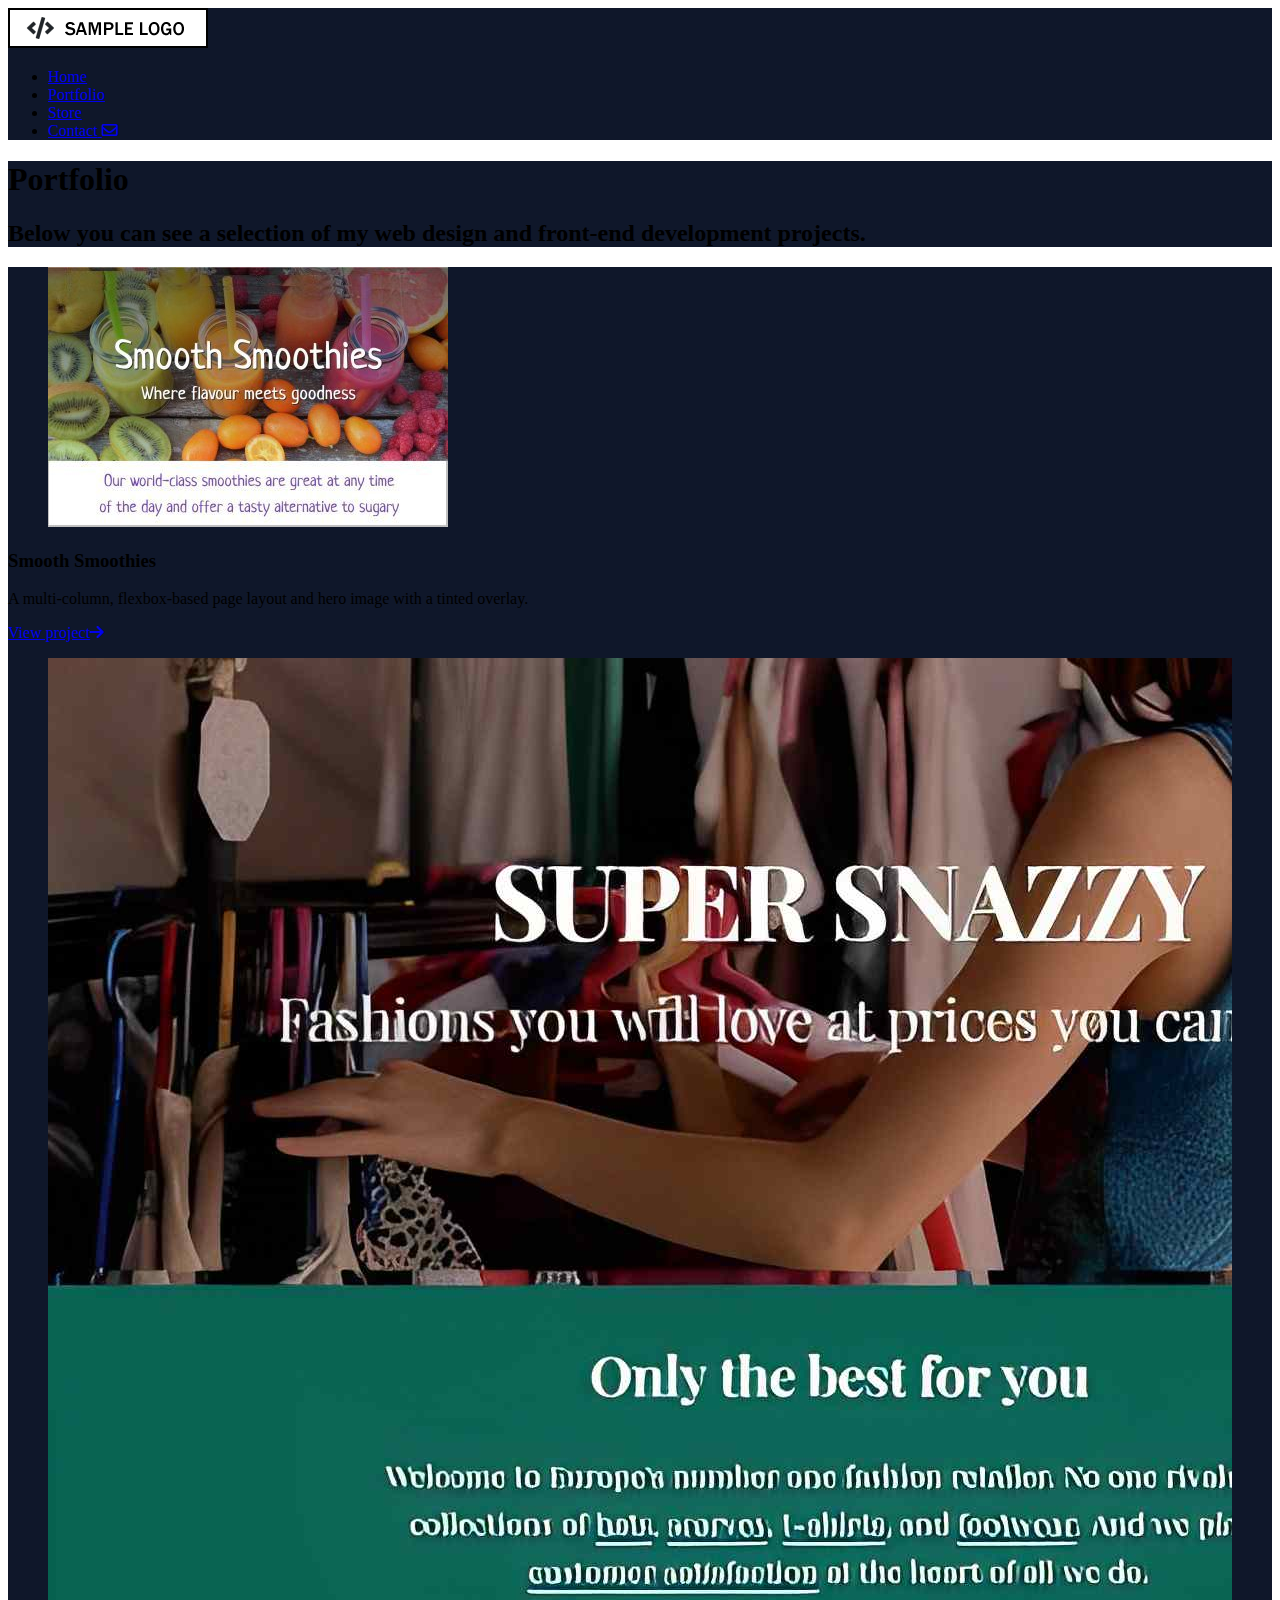
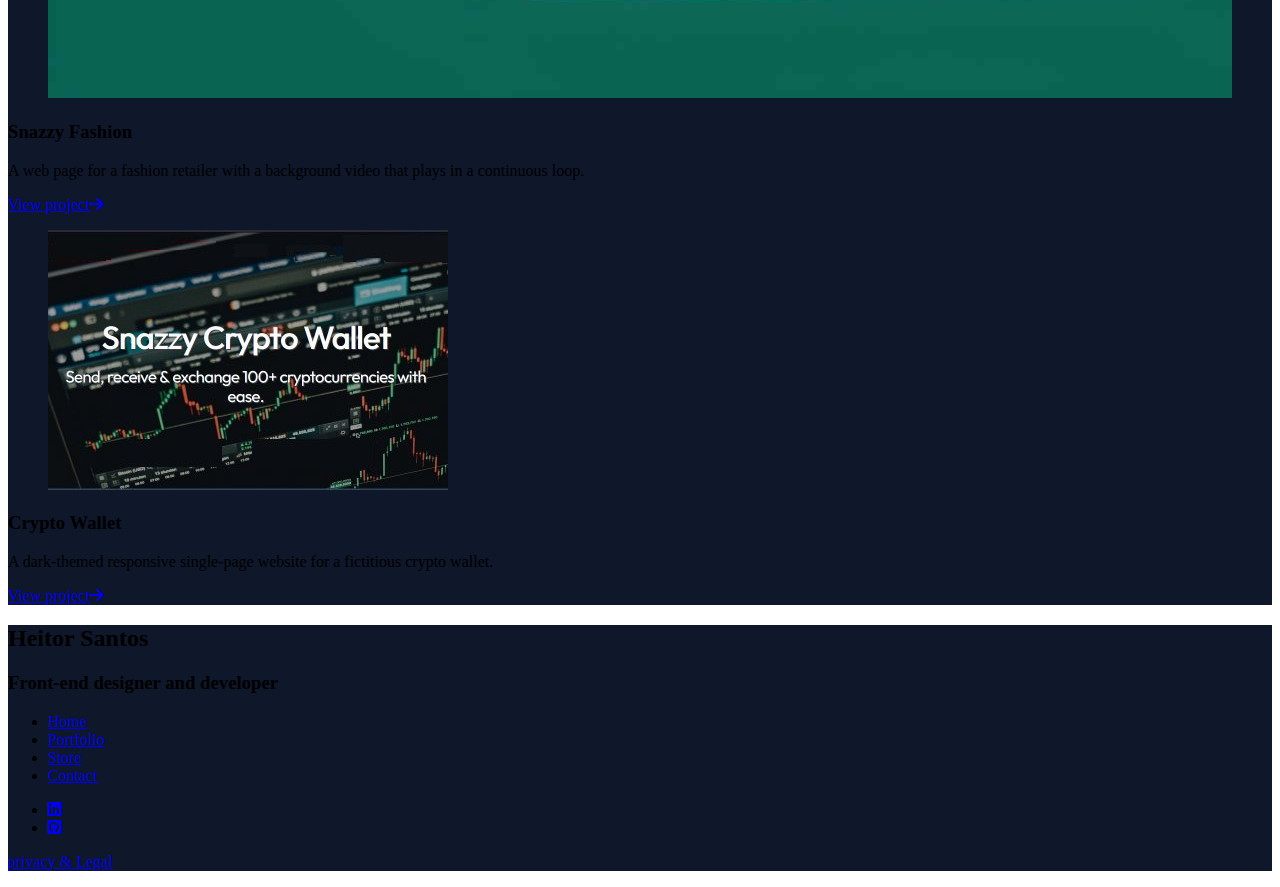
<file: portfolio/index.html>
<!DOCTYPE html>
<html lang="en">
<head>
    <meta charset="UTF-8">
    <meta http-equiv="X-UA-Compatible" content="IE=edge">
    <meta name="viewport" content="width=device-width, initial-scale=1.0">
    <title>Heitor Santos | Web Design and Development Portfolio</title>
    <meta name="description" content="Check out some of my web design and development projects.">

	<!-- Preload large image -->

	<!-- Stylesheets -->
    <link rel="stylesheet" href="https://lunevedy.com/assets/2.0/css/lunevedy.min.css" />
    <link rel="stylesheet" href="../assets/css/custom.css" />

	<!-- Google Fonts -->

    <!-- Font Awesome 6 icons. Delete if not using. -->
    <link rel="stylesheet" href="https://cdnjs.cloudflare.com/ajax/libs/font-awesome/6.0.0/css/all.min.css" integrity="sha512-9usAa10IRO0HhonpyAIVpjrylPvoDwiPUiKdWk5t3PyolY1cOd4DSE0Ga+ri4AuTroPR5aQvXU9xC6qOPnzFeg==" crossorigin="anonymous" referrerpolicy="no-referrer" />

</head>


<body>

    <!-- menu and 'hero block' header -->
    <nav class="theme-dark"><div class="container-menu">
        <a href="../index.html" class="brand">
            <img src="../assets/img/website-logo-sample.png" alt="Sample website logo"></a>
        
        <div class="container-menu-links">
        
        <div class="nav-toggle" id="nav-toggle-btn"><div class="bar-1"></div><div class="bar-2"></div><div class="bar-3"></div></div>
            <ul class="links-wrapper">
                <li><a href="../index.html">Home</a></li>
                <li><a href="#">Portfolio</a></li>
                <li><a href="../store/index.html">Store</a></li>
                <li><a class="btn btn-solid btn-soft" id="btn-cta" href="../contact/index.html"><span>Contact</span> <i class="fa-regular fa-envelope"></i></a></li>
            </ul>
            </div>
        </div>
    </nav>
    
    <header class="theme-dark text-center-mobile">
        <div class="container-text w-1140px">
            <h1>Portfolio</h1>
            <h2>Below you can see a selection of my web design and front-end development projects.</h2>
        </div>
        
    </header><!-- header ends here -->
        
        
    <!-- main content with sections -->
    <main>

	<!-- section starts here -->
	<section class="theme-dark section-selector-1 w-1356px">

		<!-- Begin three-column flexbox grid -->
		<div class="flex-cols-3">

			<div class="col-3">
				<figure class="photos-zoom photos-brightness" style="overflow: hidden;">
					<a href="smoothies/index.html"><img src="../assets/img/project-smoothie.jpg" alt="Placeholder image"></a>
				</figure>
				<h3>Smooth Smoothies</h3>
				<p>A multi-column, flexbox-based page layout and hero image with a tinted overlay.</p>
				<a href="smoothies/index.html" class="btn btn-solid btn-soft"><span>View project</span><i class="fas fa-arrow-right"></i></a>
			</div>

			<div class="col-3">
				<figure class="photos-zoom photos-brightness" style="overflow: hidden;">
					<a href="fashion/index.html"><img src="../assets/img/project-fashion.jpg" alt="Placeholder image"></a>
				</figure>
				<h3>Snazzy Fashion</h3>
				<p>A web page for a fashion retailer with a background video that plays in a continuous loop.</p>
				<a href="fashion/index.html" class="btn btn-solid btn-soft"><span>View project</span><i class="fas fa-arrow-right"></i></a>
			</div>


			<div class="col-3">
				<figure class="photos-zoom photos-brightness" style="overflow: hidden;">
					<a href="crypto-wallet/index.html"><img src="../assets/img/project-crypto-wallet.jpg" alt="Placeholder image"></a>
				</figure>
				<h3>Crypto Wallet</h3>
				<p> A dark-themed responsive single-page website for a fictitious crypto wallet.</p>
				<a href="crypto-wallet/index.html" class="btn btn-solid btn-soft"><span>View project</span><i class="fas fa-arrow-right"></i></a>
			</div>

		</div> <!-- End three-column flexbox grid -->
	</section><!-- section ends here -->
   
   
    </main>

    <!-- footer -->
 
	<footer class="theme-dark text-center-desktop text-center-mobile">

		<h2>Heitor Santos</h2>

		<h3>Front-end designer and developer</h3>

		<ul class="footer-links">
			<li><a href="../index.html">Home</a></li>
			<li><a href="#">Portfolio</a></li>
			<li><a href="../store/index.html">Store</a></li>
            <li><a href="../contact/index.html">Contact</a></li>
		</ul>

		<ul class="footer-icons">
			<li><a href="#" target="_blank"><i class="fab fa-linkedin"></i></a></li>
			<li><a href="#" target="_blank"><i class="fab fa-github-square"></i></a></li>
		</ul>

		<p class="privacy"><a href="/dorset/projects-ui/project-home-checklist/resources/privacy">privacy &amp; Legal</a></p>

	</footer>

    <script src="https://lunevedy.com/assets/js/lunevedy.js"></script>

</body>
</html>
</file>
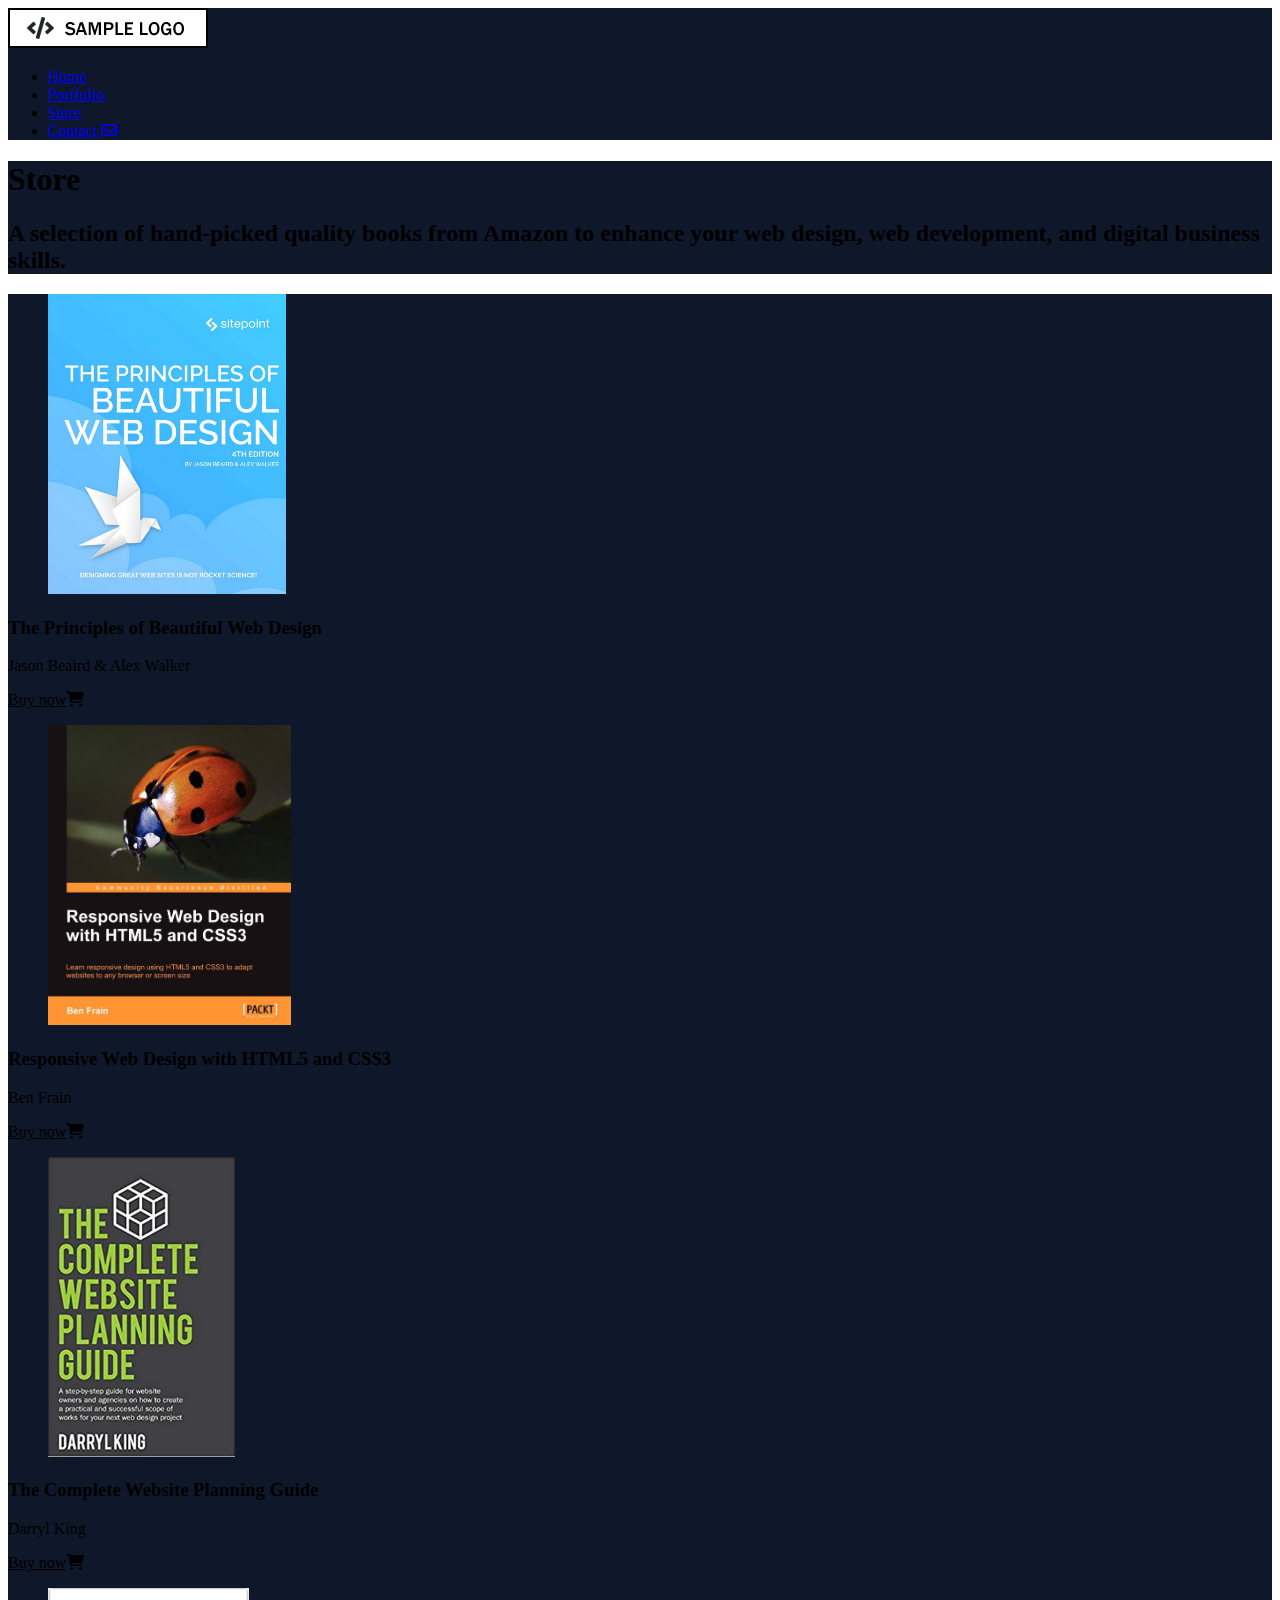
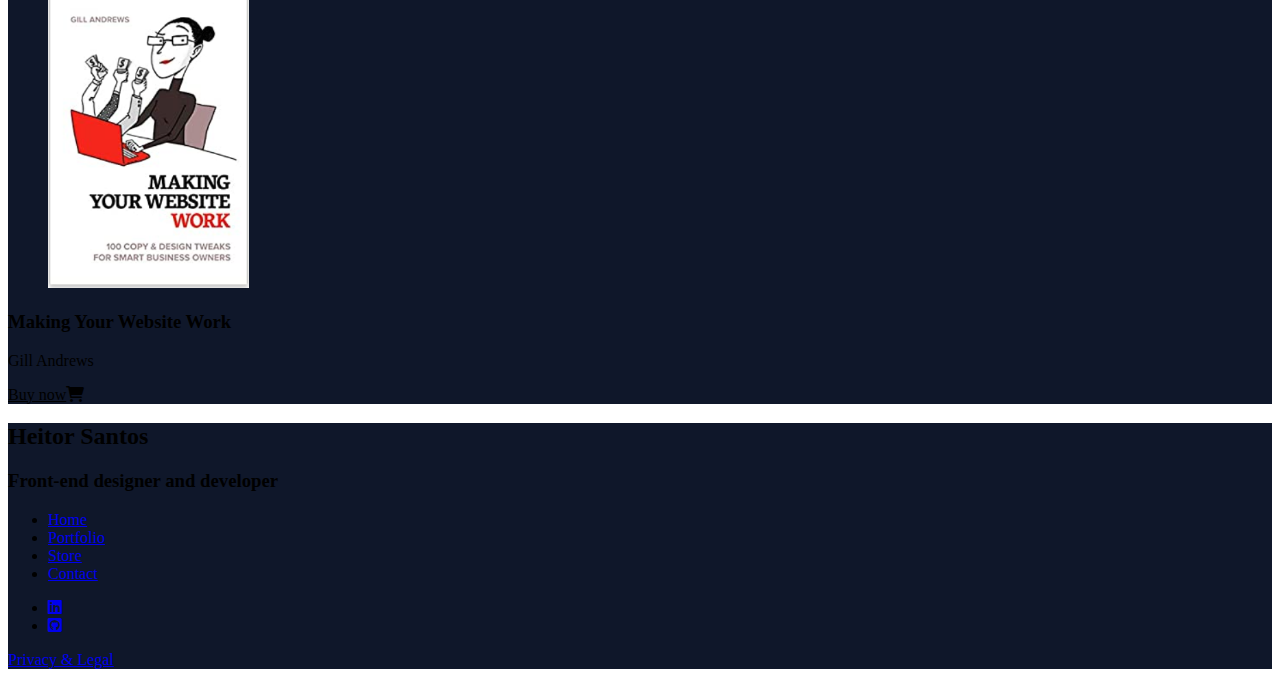
<file: store/index.html>
<!DOCTYPE html>
<html lang="en">
<head>
    <meta charset="UTF-8">
    <meta http-equiv="X-UA-Compatible" content="IE=edge">
    <meta name="viewport" content="width=device-width, initial-scale=1.0">
    <title>Store | Heitor Santos</title>
    <meta name="description" content="A selection of hand-picked quality books from Amazon to enhance your web design, web development, and digital business skills.">

	<!-- Stylesheets -->
    <link rel="stylesheet" href="https://lunevedy.com/assets/2.0/css/lunevedy.min.css" />
    <link rel="stylesheet" href="../assets/css/custom.css" />

	<!-- Google Fonts -->

    <!-- Font Awesome 6 icons for buttons -->
    <link rel="stylesheet" href="https://cdnjs.cloudflare.com/ajax/libs/font-awesome/6.0.0/css/all.min.css" integrity="sha512-9usAa10IRO0HhonpyAIVpjrylPvoDwiPUiKdWk5t3PyolY1cOd4DSE0Ga+ri4AuTroPR5aQvXU9xC6qOPnzFeg==" crossorigin="anonymous" referrerpolicy="no-referrer" />

	<style>
		/* sets a fixed height on the book images */
		.col-4 img { max-height: 300px; width: auto }

		/* sets a specal fixed height for tablet screens */
		@media(min-width:786px) and (max-width: 1024px) {
			.col-4 img { max-height: 200px; width: auto }
		}
		
		/* Amazon-style buttons */
		.section-selector-1 a.btn:link,
		.section-selector-1 a.btn:visited { background-color: var(--yellow-400) }

		.section-selector-1 a.btn:link,
		.section-selector-1 a.btn:visited { color: var(--blue-800) }

		.section-selector-1 a.btn:link,
		.section-selector-1 a.btn:visited { border-color: var(--yellow-400) }

		.section-selector-1 a.btn:focus,
		.section-selector-1 a.btn:hover,
		.section-selector-1 a.btn:active { background-color: var(--yellow-500) }

		.section-selector-1 a.btn:focus,
		.section-selector-1 a.btn:hover,
		.section-selector-1 a.btn:active { border-color: var(--yellow-500) }

	</style>

</head>


<body>

    <!-- navbar start here -->
    <nav class="theme-dark"><div class="container-menu">
        <a href="../index.html" class="brand">
            <img src="../assets/img/website-logo-sample.png" alt="Sample website logo"></a>
        
        <div class="container-menu-links">
        
        <div class="nav-toggle" id="nav-toggle-btn"><div class="bar-1"></div><div class="bar-2"></div><div class="bar-3"></div></div>
            <ul class="links-wrapper">
                <li><a href="../index.html">Home</a></li>
                <li><a href="../portfolio/index.html">Portfolio</a></li>
                <li><a href="#">Store</a></li>
                <li><a class="btn btn-solid btn-soft" id="btn-cta" href="../contact/index.html"><span>Contact</span> <i class="fa-regular fa-envelope"></i></a></li>
            </ul>
            </div>
        </div>
    </nav>
    <!-- navbar ends here -->
    
	<!-- header starts here -->
    <header class="theme-dark text-center-mobile">
        <div class="container-text w-1140px">
            <h1>Store</h1>
            <h2>A selection of hand-picked quality books from Amazon to enhance your web design, web development, and digital business skills.</h2>
        </div>
    </header><!-- header ends here -->
        
        
    <!-- main content with sections -->
    <main>

	<!-- section starts here -->
    <section class="theme-dark section-selector-1 w-1356px">

		<!-- Begin four-column flexbox grid -->
		<div class="flex-cols-4 mobile-col-2">

			<div class="col-4">
				<figure>
					<a href="https://www.amazon.co.uk/dp/1925836363/ref=nosim?tag=heitorsantos1-21"><img src="assets/img/beautiful-web-design.png"  alt="The Principles of Beautiful Web Design: Jason Beaird & Alex Walker"></a>
				</figure>
				<h3>The Principles of Beautiful Web Design</h3>
				<p>Jason Beaird &amp; Alex Walker</p>
				<a href="https://www.amazon.co.uk/dp/1925836363/ref=nosim?tag=heitorsantos1-21" class="btn btn-solid btn-pill"><span>Buy now</span><i class="fas fa-shopping-cart"></i></a>
			</div>

			<div class="col-4">
				<figure>
					<a href="https://www.amazon.co.uk/dp/1849693188/ref=nosim?tag=heitorsantos1-21"><img src="assets/img/responsive-web-design-frain.jpg" alt="Responsive Web Design with HTML5 and CSS3: Ben Frain"></a>
				</figure>
				<h3>Responsive Web Design with HTML5 and CSS3</h3>
				<p>Ben Frain</p>
				<a href="https://www.amazon.co.uk/dp/1849693188/ref=nosim?tag=heitorsantos1-21" class="btn btn-solid btn-pill"><span>Buy now</span><i class="fas fa-shopping-cart"></i></a>
			</div>

			<div class="col-4">
				<figure>
					<a href="https://www.amazon.co.uk/dp/0648053709/ref=nosim?tag=heitorsantos1-21"><img src="assets/img/complete-website-planning.png" alt="The Complete Website Planning Guide: Darryl King"></a>
				</figure>
				<h3>The Complete Website Planning Guide</h3>
				<p>Darryl King</p>
				<a href="https://www.amazon.co.uk/dp/0648053709/ref=nosim?tag=heitorsantos1-21" class="btn btn-solid btn-pill"><span>Buy now</span><i class="fas fa-shopping-cart"></i></a>
			</div>

			<div class="col-4">
				<figure>
					<a href="https://www.amazon.co.uk/dp/1706664680/ref=nosim?tag=heitorsantos1-21"><img src="assets/img/making-your-website-work.png" alt="Making Your Website Work: Gill Andrews"></a>
				</figure>
				<h3>Making Your Website Work</h3>
				<p>Gill Andrews</p>
				<a href="https://www.amazon.co.uk/dp/1706664680/ref=nosim?tag=heitorsantos1-21" class="btn btn-solid btn-pill"><span>Buy now</span><i class="fas fa-shopping-cart"></i></a>
			</div>

		</div>
		<!-- Ends four-column flexbox grid -->

	</section>
	<!-- section ends here -->
   
   
    </main>

    <!-- footer -->

	<footer class="theme-dark text-center-desktop text-center-mobile">

		<h2>Heitor Santos</h2>

		<h3>Front-end designer and developer</h3>

		<ul class="footer-links">
			<li><a href="../index.html">Home</a></li>
			<li><a href="../portfolio/index.html">Portfolio</a></li>
			<li><a href="#">Store</a></li>
            <li><a href="../contact/index.html">Contact</a></li>
		</ul>

		<ul class="footer-icons">
			<li><a href="#" target="_blank"><i class="fab fa-linkedin"></i></a></li>
			<li><a href="#" target="_blank"><i class="fab fa-github-square"></i></a></li>
		</ul>

		<p class="privacy"><a href="../privacy.html">Privacy &amp; Legal</a></p>

	</footer>

    <script src="https://lunevedy.com/assets/js/lunevedy.js"></script>

</body>
</html>
</file>
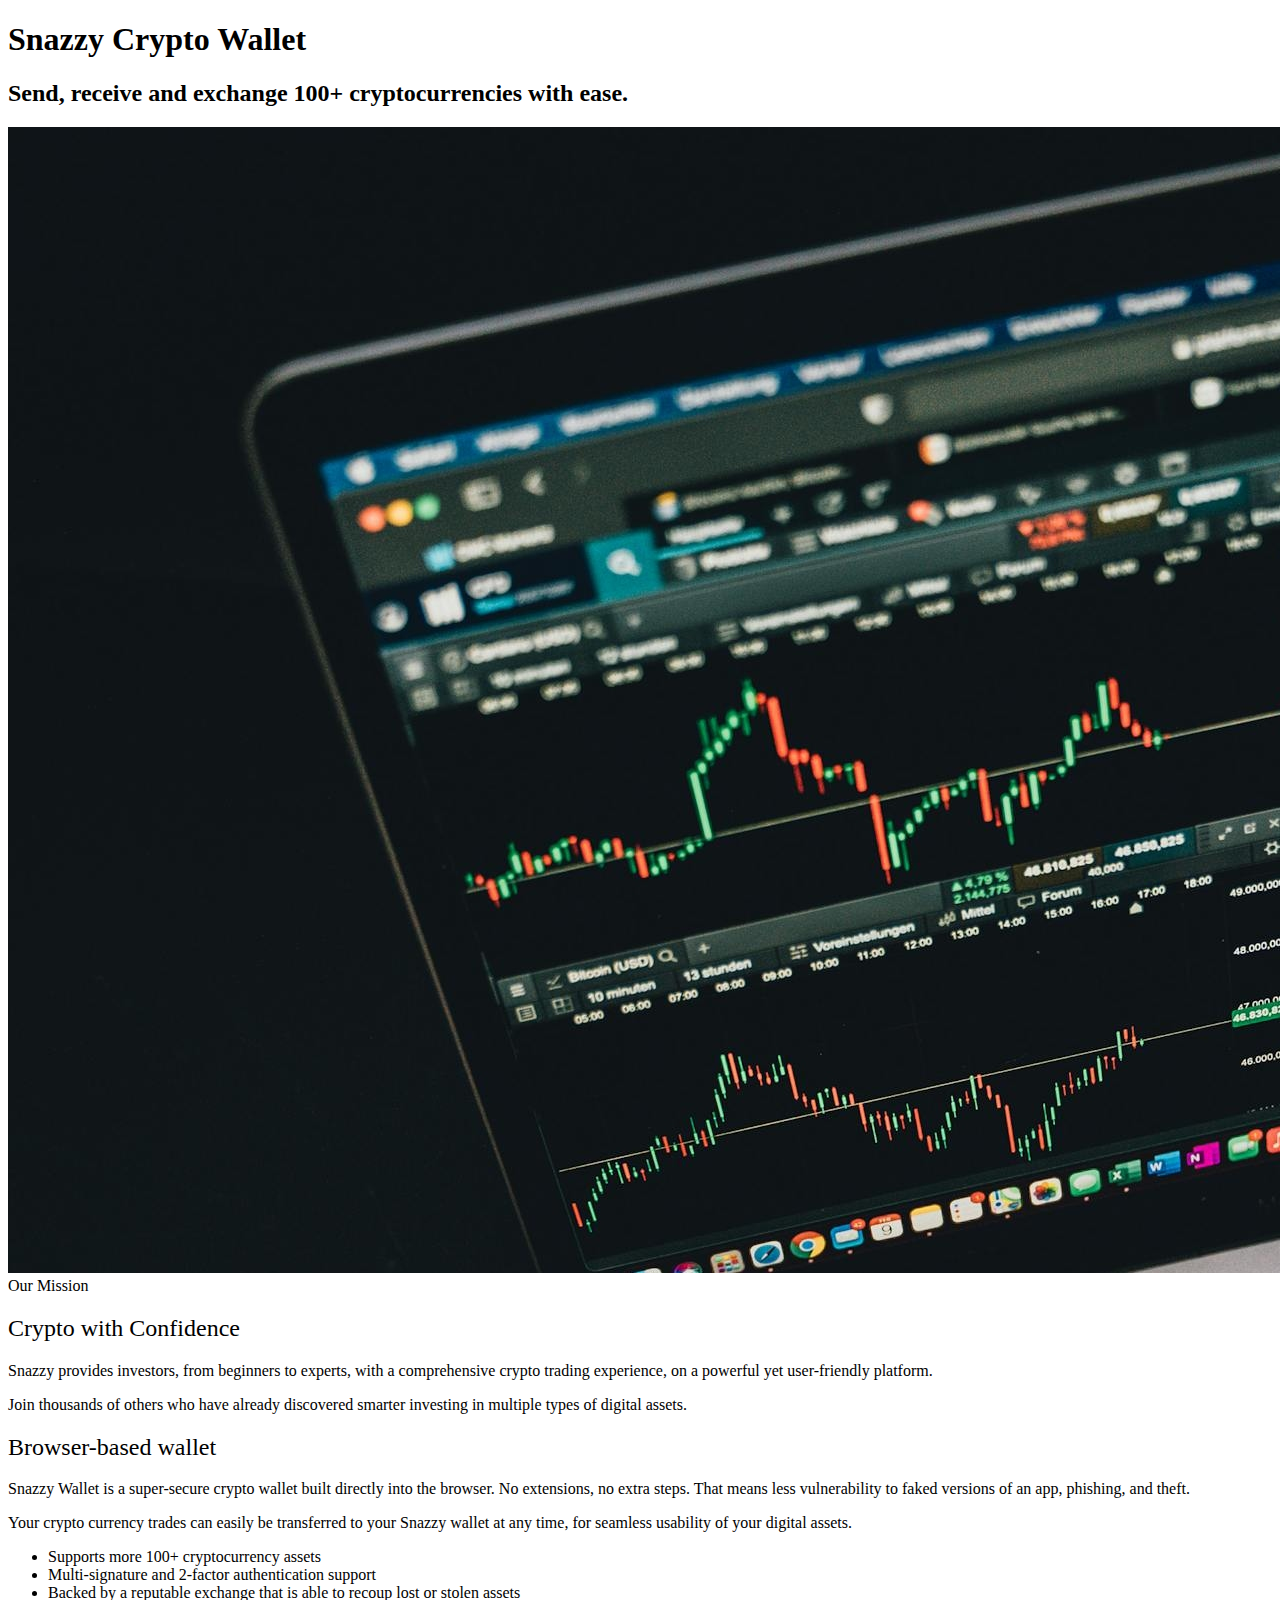
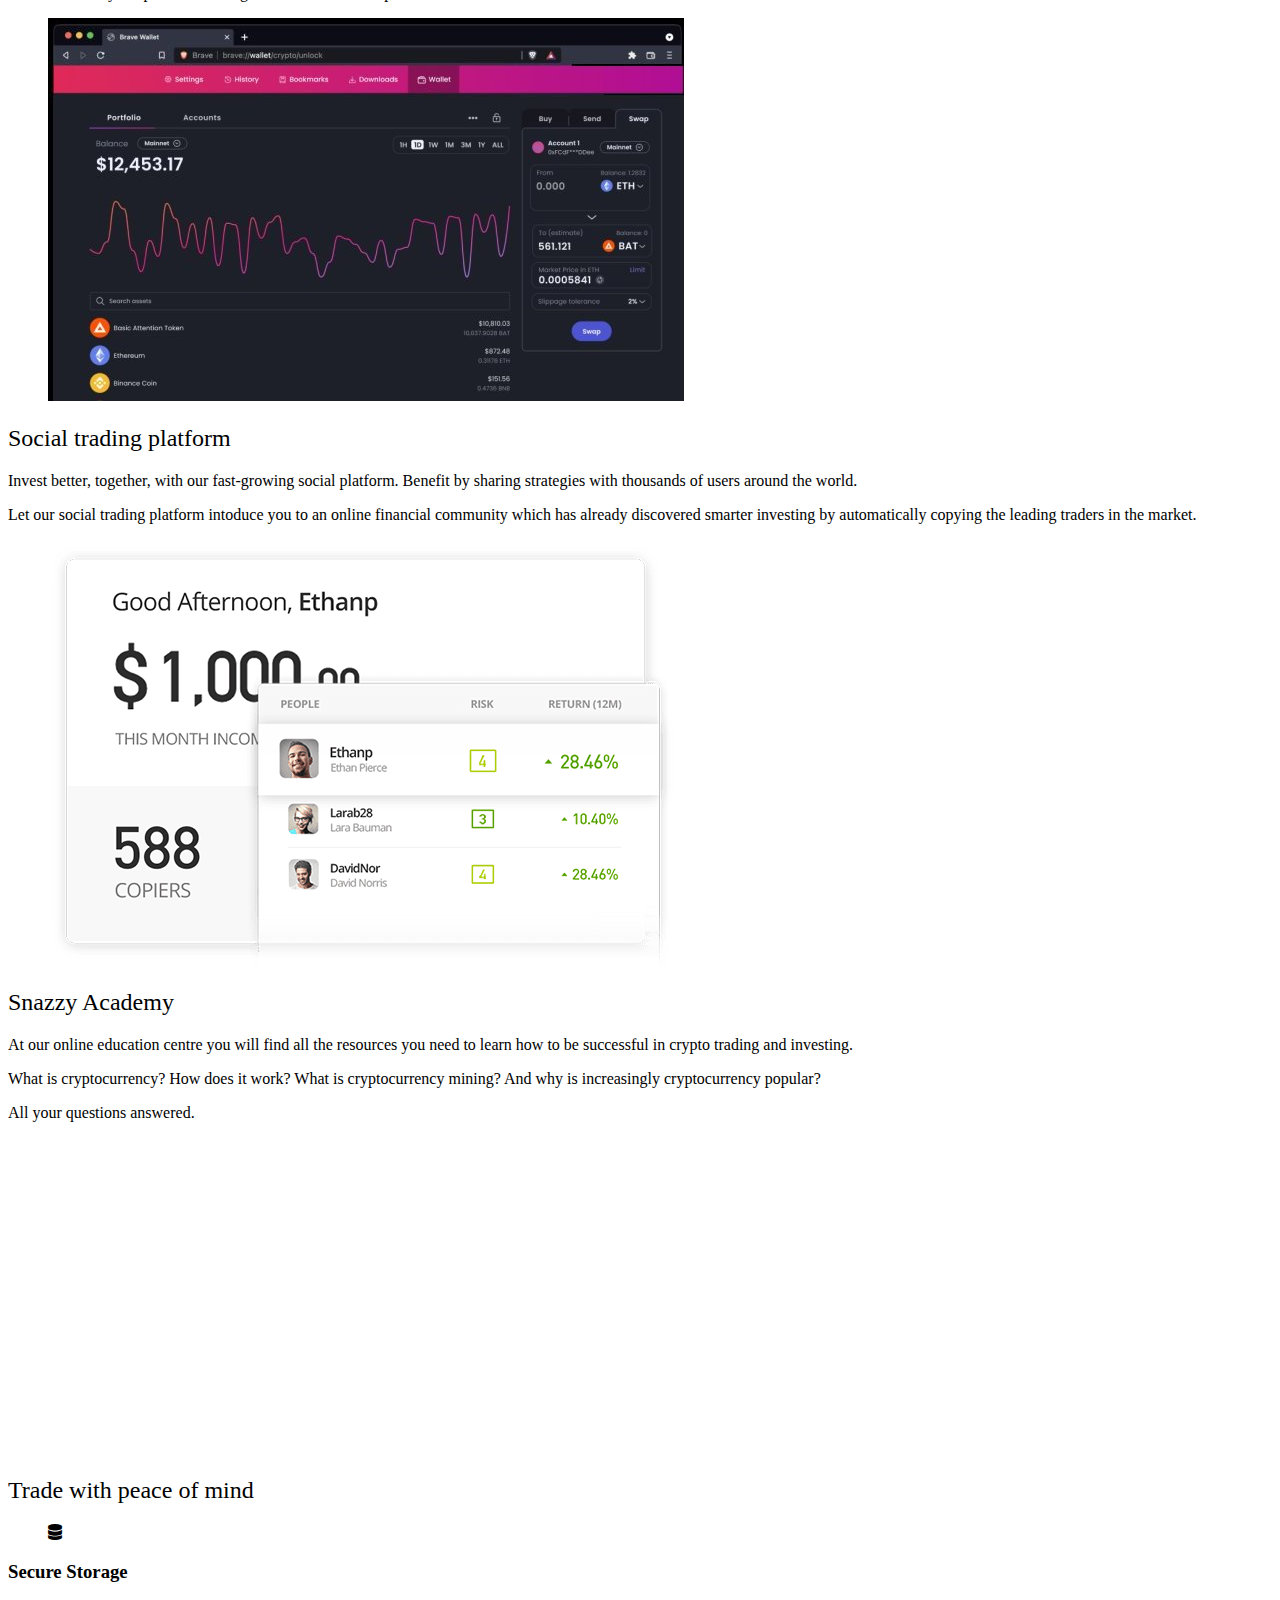
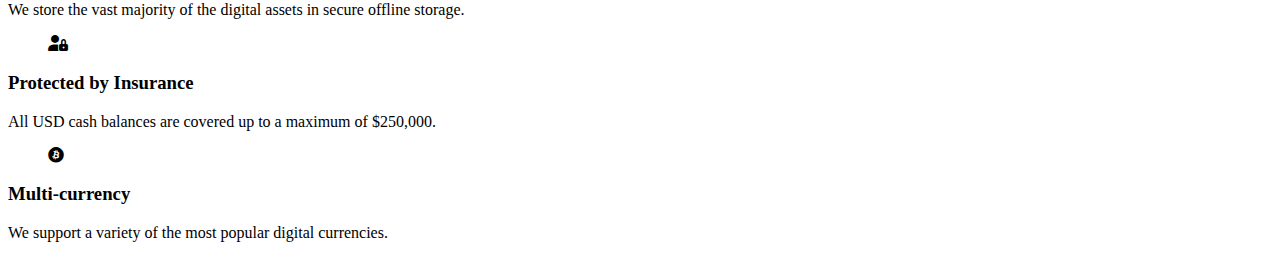
<file: portfolio/crypto-wallet/index.html>
<!DOCTYPE html>
<html lang="en">
<head>
    <meta charset="UTF-8">
    <meta http-equiv="X-UA-Compatible" content="IE=edge">
    <meta name="viewport" content="width=device-width, initial-scale=1.0">
    <title>Sample Web Page Title</title>
    <meta name="description" content="Sample web page description goes here.">

	<!-- Preload large image -->

	<!-- Stylesheets -->
    <link rel="stylesheet" href="https://lunevedy.com/assets/2.0/css/lunevedy.min.css" />
    <link rel="stylesheet" href="assets/css/custom.css" />

	<!-- Google Fonts -->


    <!-- Font Awesome 6 icons. Delete if not using. -->
    <link rel="stylesheet" href="https://cdnjs.cloudflare.com/ajax/libs/font-awesome/6.0.0/css/all.min.css" integrity="sha512-9usAa10IRO0HhonpyAIVpjrylPvoDwiPUiKdWk5t3PyolY1cOd4DSE0Ga+ri4AuTroPR5aQvXU9xC6qOPnzFeg==" crossorigin="anonymous" referrerpolicy="no-referrer" />

    <!-- Line Awesome thin icons. Delete if not using. -->
    <link rel="stylesheet" href="https://maxst.icons8.com/vue-static/landings/line-awesome/line-awesome/1.3.0/css/line-awesome.min.css">


</head>


<body>

                            <!-- menu and 'hero block' header -->
    
    <header class="theme-dark hero-bg text-center-desktop text-center-mobile desktop-min-height-90vh">

        <div class="container-text reveal-fade-in-header">
            <h1 class="text-shadow">Snazzy Crypto Wallet</h1>
            <h2 class="text-shadow">Send, receive and exchange 100+ cryptocurrencies with ease.</h2>
        </div>

        

        <div class="container-media">
            <img src="assets/img/crypto-wallet-hero-image.jpg" alt="Placeholder image">
        </div>

        <div class="container-overlay"></div>

    </header>



                         <!-- main content with sections -->
    <main>   

        <section class="section-selector-1 w-820px text-center-desktop text-center-mobile theme-dark">
            <div class="badge bigger-desktop bigger-mobile"><span>Our Mission</span></div>

            <h2>Crypto with Confidence</h2>
            <p class="bigger-desktop bigger-mobile">Snazzy provides investors, from beginners to experts, with a comprehensive crypto trading experience, on a powerful yet user-friendly platform.</p>

            <p class="bigger-desktop bigger-mobile">Join thousands of others who have already discovered smarter investing in multiple types of digital assets.</p>
        </section>


        <section class="cols-2-half section-selector-2 theme-dark">

            <div class="col-2 col-text">
                <h2>Browser-based wallet</h2>
                <p>Snazzy Wallet is a super-secure crypto wallet built directly into the browser. No extensions, no extra steps. That means less vulnerability to faked versions of an app, phishing, and theft.</p>

                <p>Your crypto currency trades can easily be transferred to your Snazzy wallet at any time, for seamless usability of your digital assets.</p>
            <ul>
                <li>Supports more 100+ cryptocurrency assets</li>
                <li>Multi-signature and 2-factor authentication support</li>
                <li>Backed by a reputable exchange that is able to recoup lost or stolen assets</li>
            </ul>
            </div>

            <div class="col-2 col-visual">
                <figure>
                    <img src="assets/img/wallet.jpg" alt="Placeholder image">
                </figure>
            </div>

        </section>

        <section class="cols-2-half section-selector-3 theme-dark flex-row-reverse">

            <div class="col-2 col-text">
                <h2>Social trading platform</h2>
                <p>Invest better, together, with our fast-growing social platform. Benefit by sharing strategies with thousands of users around the world.</p>

                <p>Let our social trading platform intoduce you to an online financial community which has already discovered smarter investing by automatically copying the leading traders in the market.</p>
            </div>

            <div class="col-2 col-visual">
                    <figure>
                        <img src="assets/img/copy_trader.png" alt="Placeholder image">
                    </figure>
                
            </div>

        </section>

        <section class="cols-2-half section-selector-2 theme-dark">

            <div class="col-2 col-text">
                <h2>Snazzy Academy</h2>
                <p>At our online education centre you will find all the resources you need to learn how to be successful in crypto trading and investing.</p>

                <p>What is cryptocurrency? How does it work? What is cryptocurrency mining? And why is increasingly cryptocurrency popular?</p>

                <p>All your questions answered.</p>
            </div>

            <div class="col-2 col-visual">
                    <figure class="w-80">
                        <div class="container-video-yt"><iframe width="560" height="315" src="https://www.youtube.com/embed/K8qYdD1sC7w?si=97K-3dQXAZdzJNQJ" title="YouTube video player" frameborder="0" allow="accelerometer; autoplay; clipboard-write; encrypted-media; gyroscope; picture-in-picture; web-share" referrerpolicy="strict-origin-when-cross-origin" allowfullscreen></iframe></div>
                    </figure>
                    
                    
                
            </div>

        </section>

        <section class="w-1356px section-selector-4 theme-dark">

            <div class="col-1 text-center w-820px">
                <h2>Trade with peace of mind</h2>
            </div>

            <!-- Begin three-column flexbox grid -->
            <div class="flex-cols-3 text-center">

                <div class="col-3">
                    <figure class="icon">
                        <i class="fa-solid fa-database"></i>
                    </figure>
                    <h3>Secure Storage</h3>
                    <p>We store the vast majority of the digital assets in secure offline storage.</p>
                </div>

                <div class="col-3">
                    <figure class="icon">
                        <i class="fa-duotone fa-solid fa-user-lock"></i>
                    </figure>
                    <h3>Protected by Insurance</h3>
                    <p>All USD cash balances are covered up to a maximum of $250,000.</p>
                </div>

                <div class="col-3">
                    <figure class="icon">
                        <i class="fa-brands fa-bitcoin"></i>
                    </figure>
                    <h3>Multi-currency</h3>
                    <p>We support a variety of the most popular digital currencies.</p>
                </div>


            </div>
            <!-- End three-column flexbox grid -->

        </section>

    </main>

    <!-- footer -->
    <footer></footer>

    <script src="https://lunevedy.com/assets/js/lunevedy.js"></script>

</body>
</html>
</file>
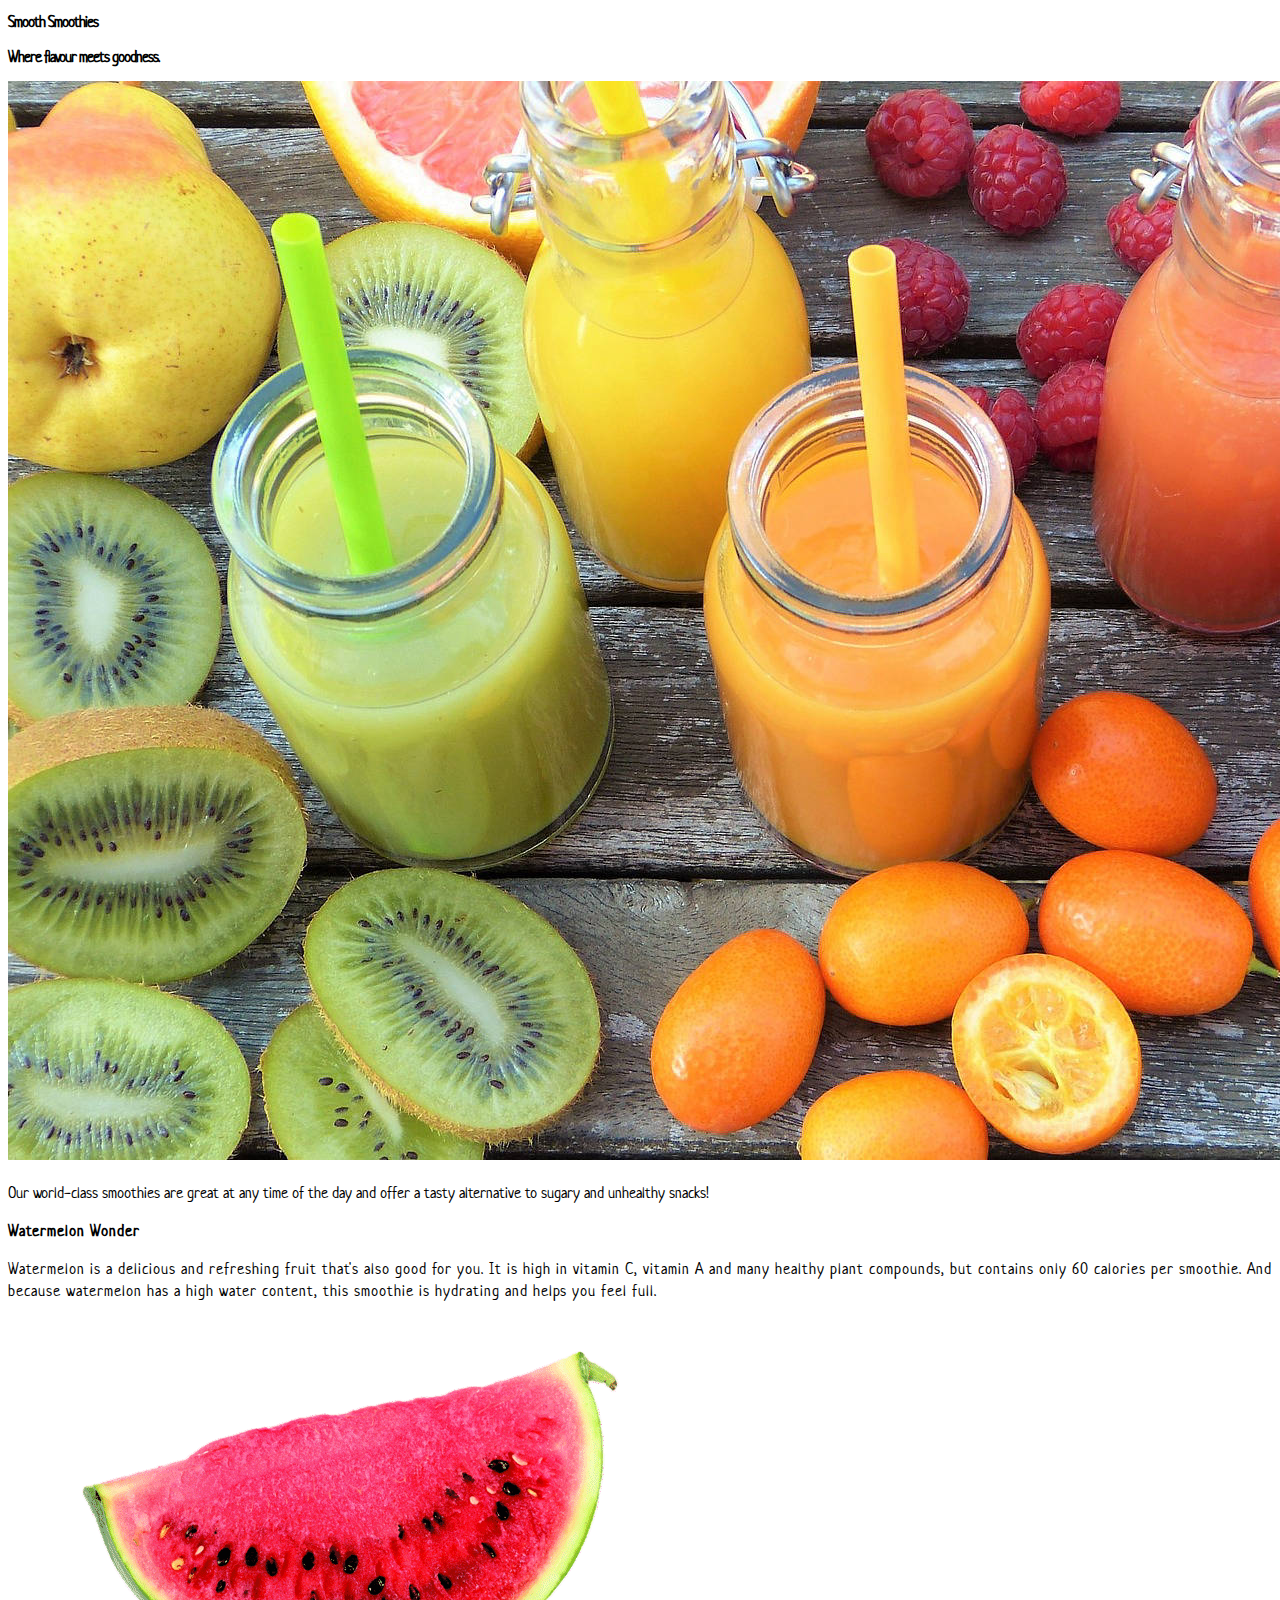
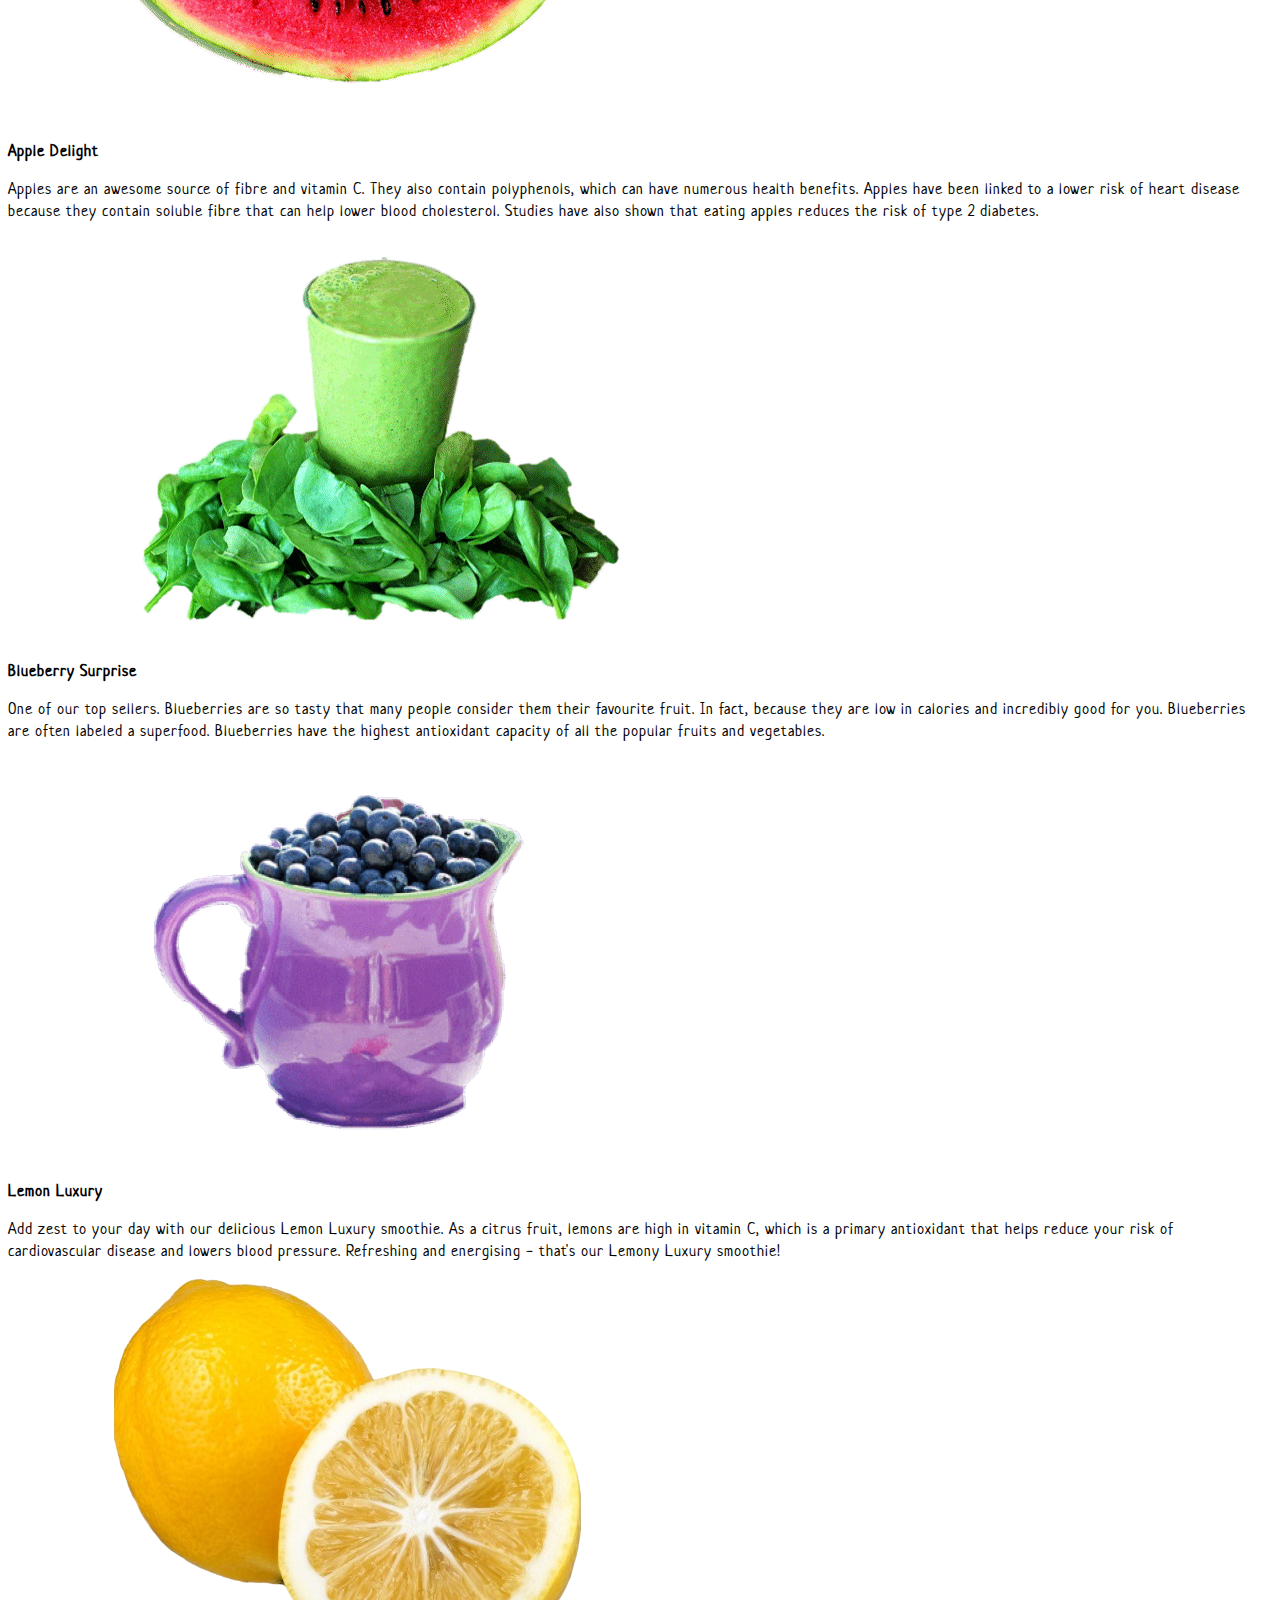
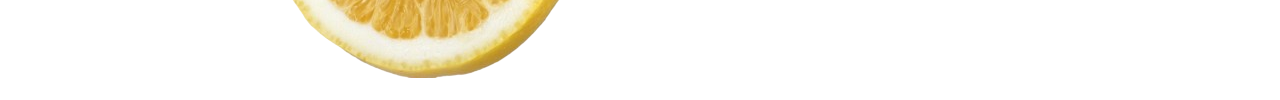
<file: portfolio/smoothies/index.html>
<!DOCTYPE html>
<html lang="en">
<head>
    <meta charset="UTF-8">
    <meta http-equiv="X-UA-Compatible" content="IE=edge">
    <meta name="viewport" content="width=device-width, initial-scale=1.0">
    <title>Sample Web Page Title</title>
    <meta name="description" content="Sample web page description goes here.">

	<!-- Preload large image -->

	<!-- Stylesheets -->
    <link rel="stylesheet" href="https://lunevedy.com/assets/2.0/css/lunevedy.min.css" />
    <link rel="stylesheet" href="assets/css/custom.css" />

	<!-- Google Fonts -->
    <link rel="preconnect" href="https://fonts.googleapis.com">
    <link rel="preconnect" href="https://fonts.gstatic.com" crossorigin>
    <link href="https://fonts.googleapis.com/css2?family=Neucha&display=swap" rel="stylesheet">


    <!-- Font Awesome 6 icons. Delete if not using. -->
    <link rel="stylesheet" href="https://cdnjs.cloudflare.com/ajax/libs/font-awesome/6.0.0/css/all.min.css" integrity="sha512-9usAa10IRO0HhonpyAIVpjrylPvoDwiPUiKdWk5t3PyolY1cOd4DSE0Ga+ri4AuTroPR5aQvXU9xC6qOPnzFeg==" crossorigin="anonymous" referrerpolicy="no-referrer" />

    <!-- Line Awesome thin icons. Delete if not using. -->
    <link rel="stylesheet" href="https://maxst.icons8.com/vue-static/landings/line-awesome/line-awesome/1.3.0/css/line-awesome.min.css">
</head>

<body>

    <!-- menu and 'hero block' header -->
    
<!-- header starts here -->
    <header class="theme-dark hero-bg text-center-desktop text-center-mobile desktop-min-height-90vh">

        <div class="container-text reveal-slide-up-header">
            <h1 class="text-shadow">Smooth Smoothies</h1>
            <h2 class="text-shadow">Where flavour meets goodness.</h2>
        </div>

        

        <div class="container-media">
            <img src="assets/img/smoothies-hero-image.jpg" alt="Smooth Smoothies">
        </div>

        <div class="container-overlay"></div>

    </header>
    <main>
	                    <!-- section starts here -->

        <section class="theme-light section-selector-1 w-820px text-center-desktop text-center-mobile">

            <p class="bigger-desktop bigger-mobile">Our world-class smoothies are great at any time of the day and offer a tasty alternative to sugary and unhealthy snacks!</p>

        </section>

	<!-- section ends here -->
        
        <section class="theme-light cols-2-half section-selector-2">

            <div class="col-2 col-text">
                <h2>Watermelon Wonder</h2>
                <p>Watermelon is a delicious and refreshing fruit that's also good for you. It is high in vitamin C, vitamin A and many healthy plant compounds, but contains only 60 calories per smoothie. And because watermelon has a high water content, this smoothie is hydrating and helps you feel full.</p>
            </div>

            <div class="col-2 col-visual">
                <figure>
                    <img src="assets/img/watermelon.png" alt="Watermelon image">
                </figure>
            </div>

        </section>

        
        <section class="theme-light cols-2-half section-selector-3 flex-row-reverse">

            <div class="col-2 col-text">
                <h2>Apple Delight</h2>
                <p>Apples are an awesome source of fibre and vitamin C. They also contain polyphenols, which can have numerous health benefits. Apples have been linked to a lower risk of heart disease because they contain soluble fibre that can help lower blood cholesterol. Studies have also shown that eating apples reduces the risk of type 2 diabetes.</p>
            </div>

            <div class="col-2 col-visual">
                <figure>
                    <img src="assets/img/apple.png" alt="Apple image">
                </figure>
            </div>

        </section>

        
        <section class="theme-light cols-2-half section-selector-4">

            <div class="col-2 col-text">
                <h2>Blueberry Surprise</h2>
                <p>One of our top sellers. Blueberries are so tasty that many people consider them their favourite fruit. In fact, because they are low in calories and incredibly good for you. Blueberries are often labeled a superfood. Blueberries have the highest antioxidant capacity of all the popular fruits and vegetables.</p>
            </div>

            <div class="col-2 col-visual">
                <figure>
                    <img src="assets/img/blueberry.png" alt="Blueberry Surprise">
                </figure>
            </div>

        </section>


        <section class="theme-light cols-2-half section-selector-5 flex-row-reverse">

            <div class="col-2 col-text">
                <h2>Lemon Luxury</h2>
                <p>Add zest to your day with our delicious Lemon Luxury smoothie. As a citrus fruit, lemons are high in vitamin C, which is a primary antioxidant that helps reduce your risk of cardiovascular disease and lowers blood pressure. Refreshing and energising - that's our Lemony Luxury smoothie!</p>
            </div>

            <div class="col-2 col-visual">
                <figure>
                    <img src="assets/img/lemon.png" alt="Lemon Luxury">
                </figure>
            </div>

        </section>
    </main>

    <!-- footer -->
    <footer></footer>

    <script src="https://lunevedy.com/assets/js/lunevedy.js"></script>

</body>
</html>
</file>
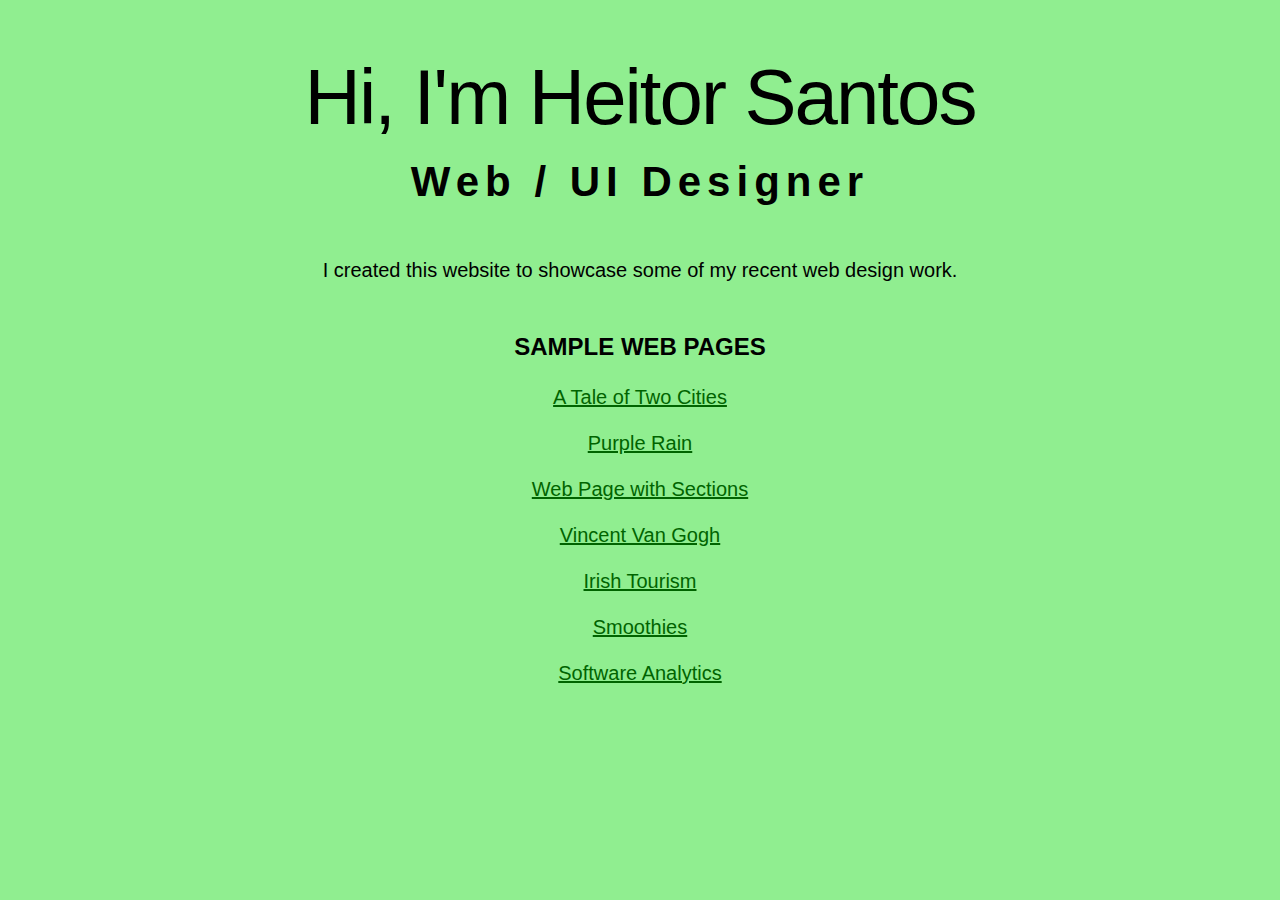
<file: exercises.html>
<!DOCTYPE html>
<html lang="en">
<head>
    <meta charset="UTF-8">
    <meta name="viewport" content="width=device-width, initial-scale=1.0">
    <title>Heitor Santos - Independent Web and Digital Developer</title>
    <meta name="description" content="Freelance Web and Digital Developer crafting innovative online experiences on the web and social media.">

    <link rel="stylesheet" href="assets/css/global.css">

    <!-- Google tag (gtag.js) -->
    <script async src="https://www.googletagmanager.com/gtag/js?id=G-8ECENPKNZJ"></script>
    <script>
    window.dataLayer = window.dataLayer || [];
    function gtag(){dataLayer.push(arguments);}
    gtag('js', new Date());

    gtag('config', 'G-8ECENPKNZJ');
    </script>
</head>
<body>
    
    <h1>Hi, I'm Heitor Santos</h1>

    <h2>Web / UI Designer</h2>

    <p>I created this website to showcase some of my recent web design work.</p> 

    <h3>Sample Web Pages</h3>
    <p><a href="exercises/page-1.html">A Tale of Two Cities</a></p>
    <p><a href="exercises/page-2.html">Purple Rain</a></p>
    <p><a href="exercises/page-3.html">Web Page with Sections</a></p>
    <p><a href="exercises/page-4.html">Vincent Van Gogh</a></p>
    <p><a href="exercises/page-5.html">Irish Tourism</a></p>
    <p><a href="exercises/page-6.html">Smoothies</a></p>
    <p><a href="exercises/page-7.html">Software Analytics</a></p>



</body>
</html>
</file>
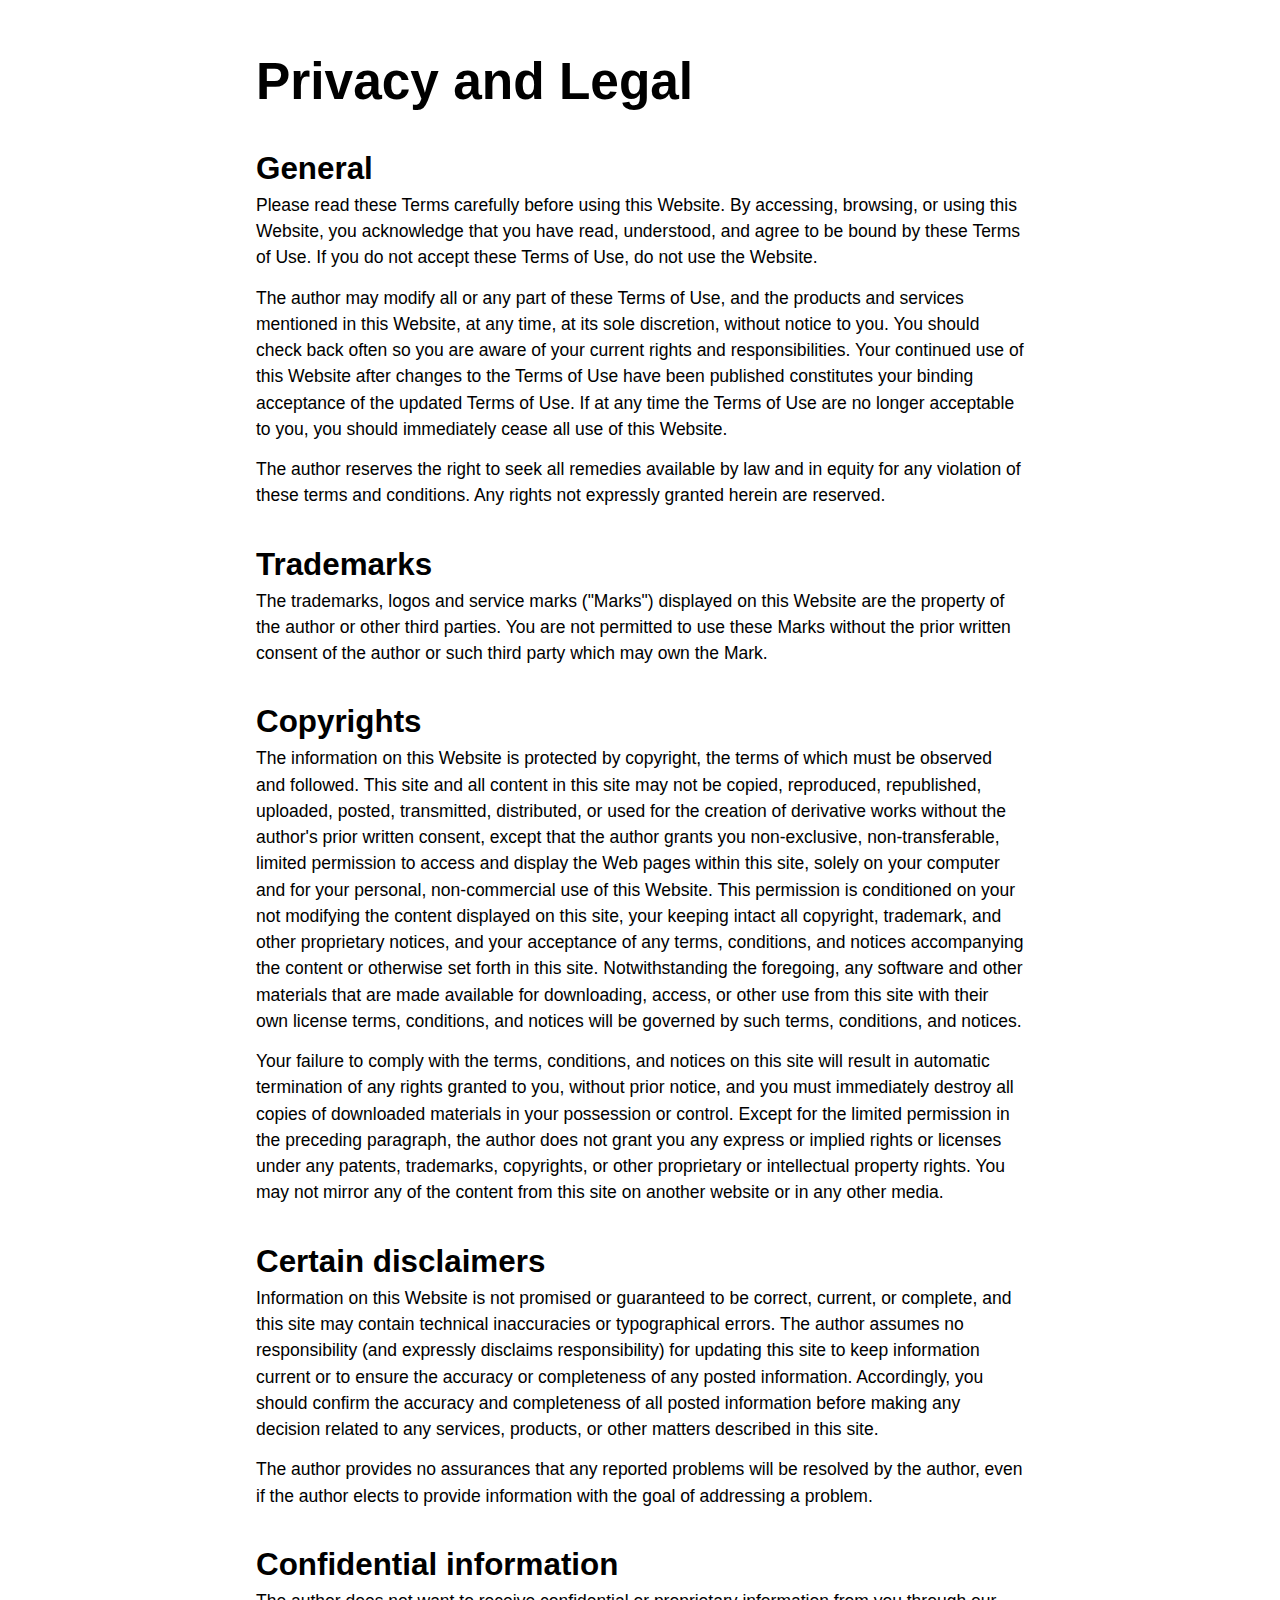
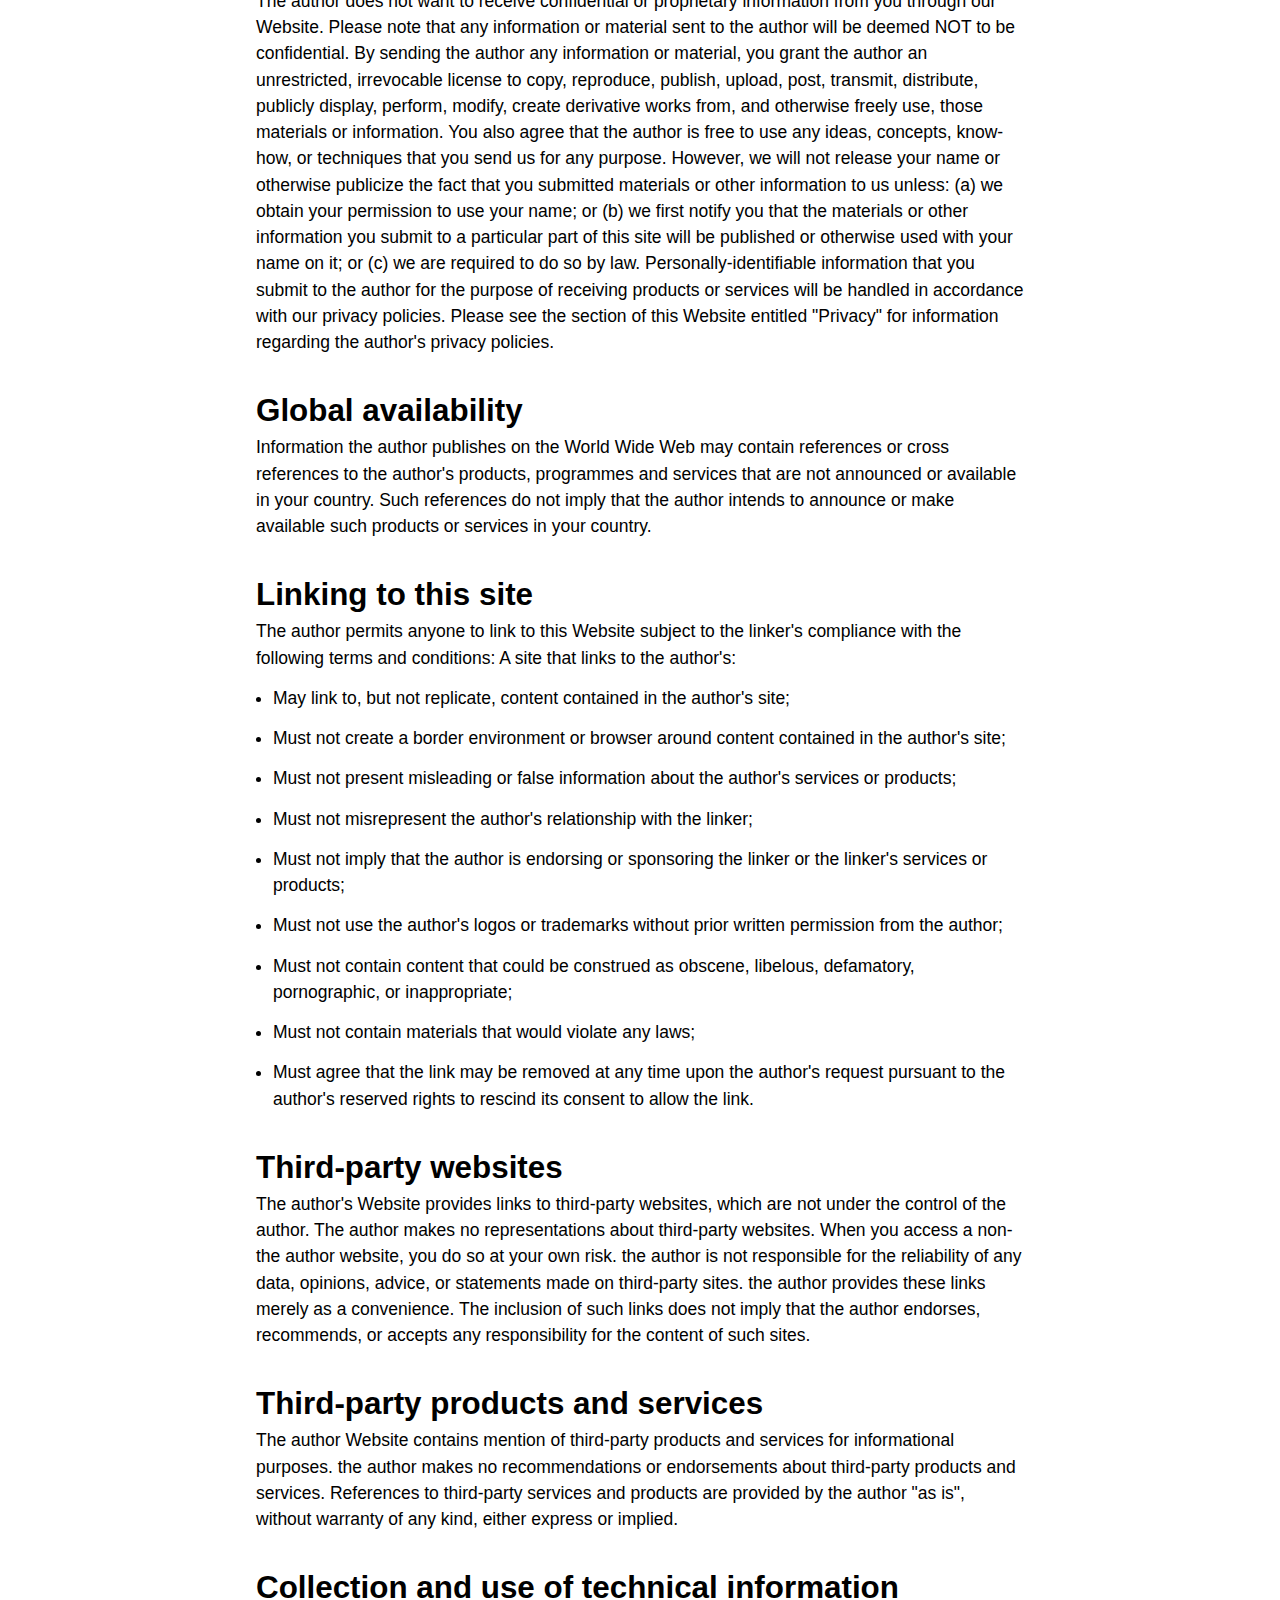
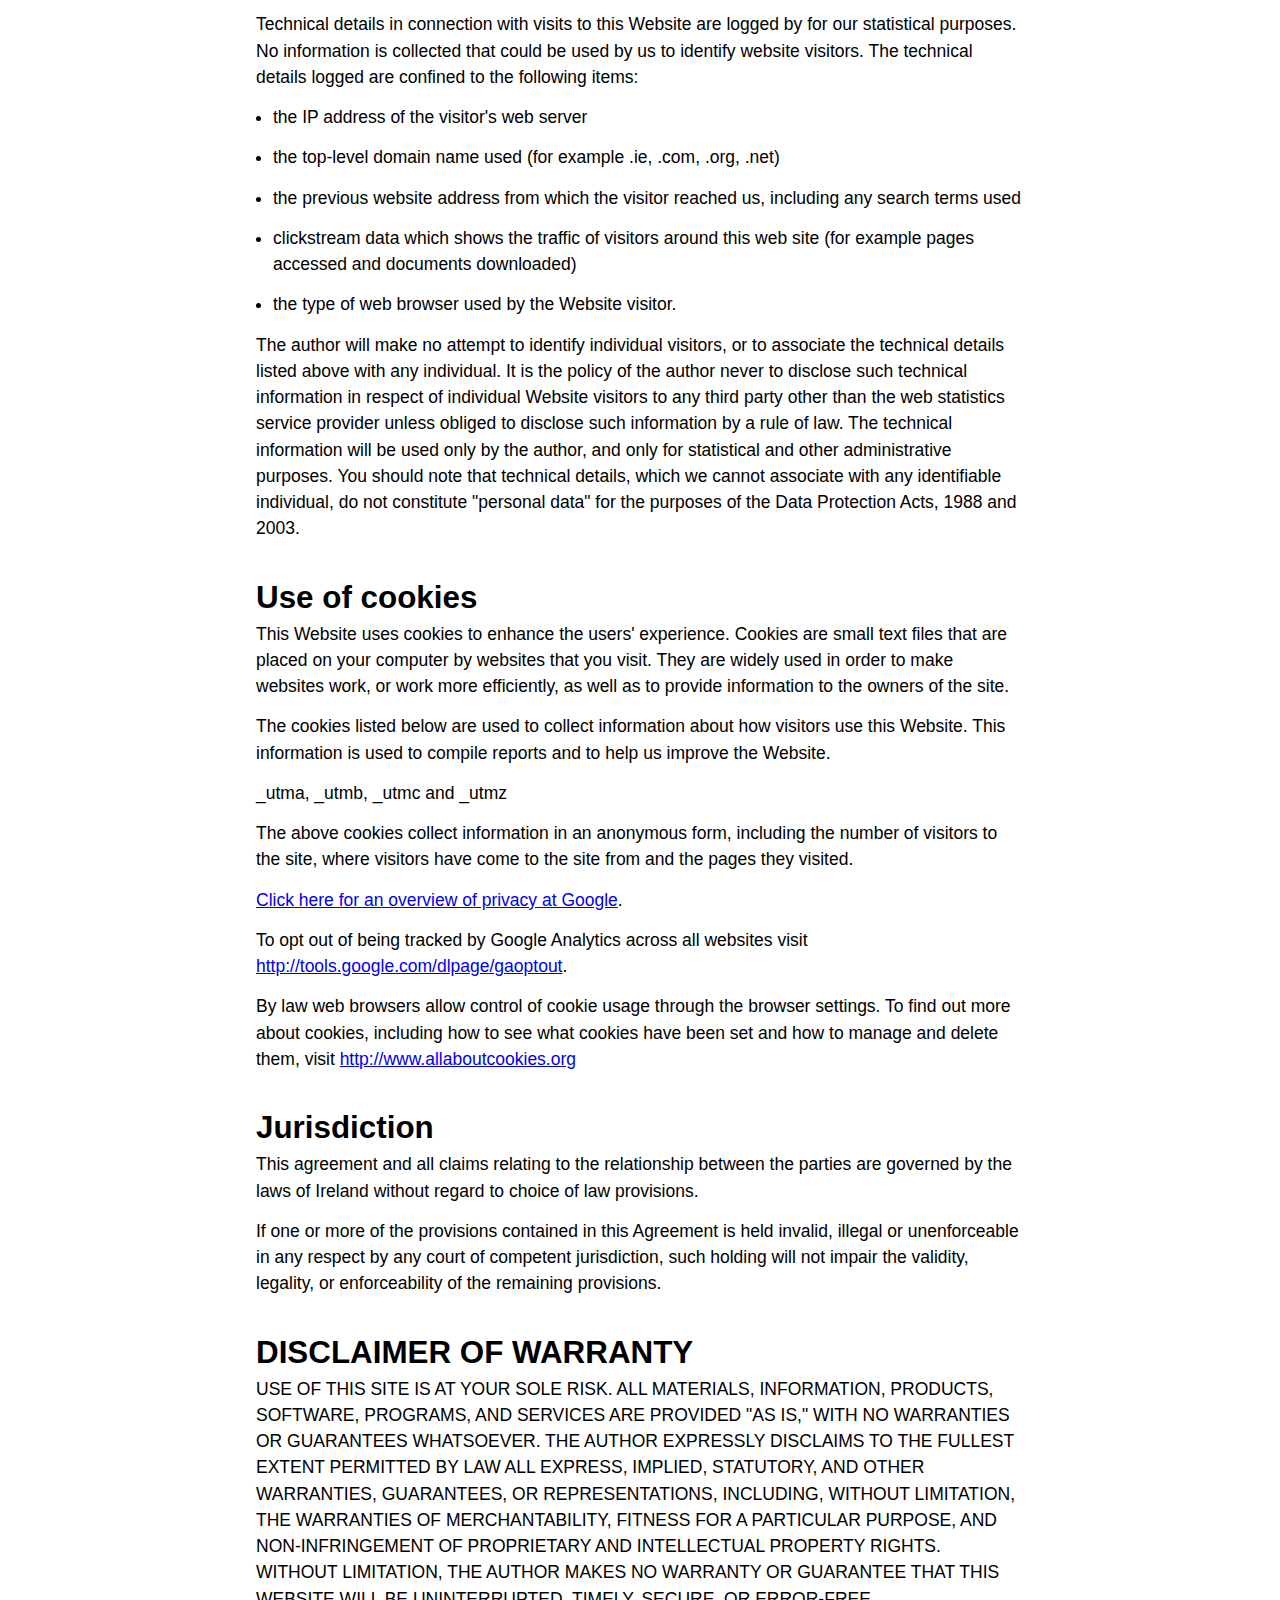
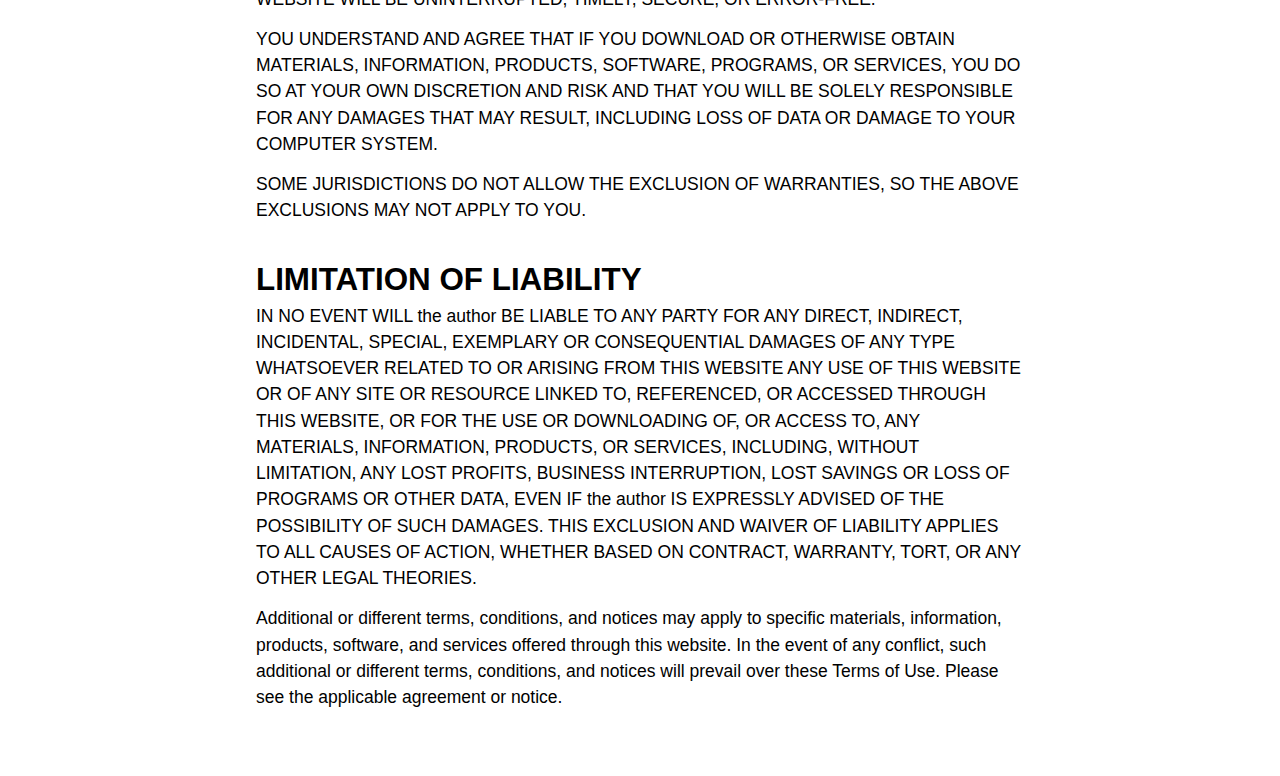
<file: privacy.html>
<!DOCTYPE html>
<html lang="en">
<head>
    <meta charset="UTF-8">
    <meta http-equiv="X-UA-Compatible" content="IE=edge">
    <meta name="viewport" content="width=device-width, initial-scale=1.0">
    <title>Privacy</title>
    <meta name="description" content="Privacy and Legal Statement for this Website">
    <style>

        * { margin: 0; padding: 0; border: none }
        *, *::before, *::after { box-sizing: border-box }
        html { height: 100%; font: inherit; font-size: 100%; vertical-align: baseline;
        scroll-behavior: smooth; scroll-padding-top: 20px }
        body { max-width: 1920px; line-height: 1.5; margin-left: auto; margin-right: auto; 
        min-height: 100vh; text-rendering: optimizeSpeed }  
        img { width: 100%; height: auto; display: block }
        h1, h2, h2, h4 { width: 100% }
        input, button, textarea, select { font: inherit }

        body { font-family: sans-serif }
        @media (min-width: 768px) { body { padding: 4% 20% } }
        @media (max-width: 767px) { body { padding: 12% 8% } }

        h1 { 
            font-size: calc(28px + (48 - 28) * ((100vw - 320px) / (1140 - 320)));
            font-weight: bold;
            line-height: 1.2;
            margin-bottom: 32px;
        }
        
        h2 { 
            font-size: calc(22px + (30 - 22) * ((100vw - 320px) / (1140 - 320)));
            margin-top: 32px;
        }
        
        p {
            line-height: 1.5;
            margin-bottom: 14px;
            font-size: calc(16px + (18 - 16) * ((100vw - 320px)/(1600 - 320)));
        }

        ul {
            margin-left: 17px;
        }

        li {
            line-height: 1.5;
            margin-bottom: 14px;
            font-size: calc(16px + (18 - 16) * ((100vw - 320px)/(1600 - 320)));
        }

        
        </style>
</head>

<body>
    

    <h1>Privacy and Legal</h1>

    <h2>General</h2>
    <p>Please read these Terms carefully before using this Website. By accessing, browsing, or using this Website, you acknowledge that you have read, understood, and agree to be bound by these Terms of Use. If you do not accept these Terms of Use, do not use the Website. </p>

    <p>The author may modify all or any part of these Terms of Use, and the products and services mentioned in this Website, at any time, at its sole discretion, without notice to you. You should check back often so you are aware of your current rights and responsibilities. Your continued use of this Website after changes to the Terms of Use have been published constitutes your binding acceptance of the updated Terms of Use. If at any time the Terms of Use are no longer acceptable to you, you should immediately cease all use of this Website.</p>
        
    <p>The author reserves the right to seek all remedies available by law and in equity for any violation of these terms and conditions. Any rights not expressly granted herein are reserved.</p>

    <h2>Trademarks</h2>
    <p>The trademarks, logos and service marks ("Marks") displayed on this Website are the property of the author or other third parties. You are not permitted to use these Marks without the prior written consent of the author or such third party which may own the Mark.</p>

    <h2>Copyrights</h2>
    <p>The information on this Website is protected by copyright, the terms of which must be observed and followed. This site and all content in this site may not be copied, reproduced, republished, uploaded, posted, transmitted, distributed, or used for the creation of derivative works without the author's prior written consent, except that the author grants you non-exclusive, non-transferable, limited permission to access and display the Web pages within this site, solely on your computer and for your personal, non-commercial use of this Website. This permission is conditioned on your not modifying the content displayed on this site, your keeping intact all copyright, trademark, and other proprietary notices, and your acceptance of any terms, conditions, and notices accompanying the content or otherwise set forth in this site. Notwithstanding the foregoing, any software and other materials that are made available for downloading, access, or other use from this site with their own license terms, conditions, and notices will be governed by such terms, conditions, and notices.</p>

    <p>Your failure to comply with the terms, conditions, and notices on this site will result in automatic termination of any rights granted to you, without prior notice, and you must immediately destroy all copies of downloaded materials in your possession or control. Except for the limited permission in the preceding paragraph, the author does not grant you any express or implied rights or licenses under any patents, trademarks, copyrights, or other proprietary or intellectual property rights. You may not mirror any of the content from this site on another website or in any other media.</p>

    <h2>Certain disclaimers</h2>
    <p>Information on this Website is not promised or guaranteed to be correct, current, or complete, and this site may contain technical inaccuracies or typographical errors. The author assumes no responsibility (and expressly disclaims responsibility) for updating this site to keep information current or to ensure the accuracy or completeness of any posted information. Accordingly, you should confirm the accuracy and completeness of all posted information before making any decision related to any services, products, or other matters described in this site.</p>

    <p>The author provides no assurances that any reported problems will be resolved by the author, even if the author elects to provide information with the goal of addressing a problem.</p>

    <h2>Confidential information</h2>
    <p>The author does not want to receive confidential or proprietary information from you through our Website. Please note that any information or material sent to the author will be deemed NOT to be confidential. By sending the author any information or material, you grant the author an unrestricted, irrevocable license to copy, reproduce, publish, upload, post, transmit, distribute, publicly display, perform, modify, create derivative works from, and otherwise freely use, those materials or information. You also agree that the author is free to use any ideas, concepts, know-how, or techniques that you send us for any purpose. However, we will not release your name or otherwise publicize the fact that you submitted materials or other information to us unless: (a) we obtain your permission to use your name; or (b) we first notify you that the materials or other information you submit to a particular part of this site will be published or otherwise used with your name on it; or (c) we are required to do so by law. Personally-identifiable information that you submit to the author for the purpose of receiving products or services will be handled in accordance with our privacy policies. Please see the section of this Website entitled "Privacy" for information regarding the author's privacy policies.</p>

    <h2>Global availability</h2>
    <p>Information the author publishes on the World Wide Web may contain references or cross references to the author's products, programmes and services that are not announced or available in your country. Such references do not imply that the author intends to announce or make available such products or services in your country.</p>

    <h2>Linking to this site</h2>
    <p>The author permits anyone to link to this Website subject to the linker's compliance with the following terms and conditions: A site that links to the author's:</p>

    <ul>
        <li>May link to, but not replicate, content contained in the author's site;</li>
        <li>Must not create a border environment or browser around content contained in the author's site;</li>
        <li>Must not present misleading or false information about the author's services or products;</li>
        <li>Must not misrepresent the author's relationship with the linker;</li>
        <li>Must not imply that the author is endorsing or sponsoring the linker or the linker's services or products;</li>
        <li>Must not use the author's logos or trademarks without prior written permission from the author;</li>
        <li>Must not contain content that could be construed as obscene, libelous, defamatory, pornographic, or inappropriate;</li>
        <li>Must not contain materials that would violate any laws;</li>
        <li>Must agree that the link may be removed at any time upon the author's request pursuant to the author's reserved rights to rescind its consent to allow the link.</li>
    </ul>

    <h2>Third-party websites</h2>
    <p>The author's Website provides links to third-party websites, which are not under the control of the author. The author makes no representations about third-party websites. When you access a non-the author website, you do so at your own risk. the author is not responsible for the reliability of any data, opinions, advice, or statements made on third-party sites. the author provides these links merely as a convenience. The inclusion of such links does not imply that the author endorses, recommends, or accepts any responsibility for the content of such sites.</p>

    <h2>Third-party products and services</h2>
    <p>The author Website contains mention of third-party products and services for informational purposes. the author makes no recommendations or endorsements about third-party products and services. References to third-party services and products are provided by the author "as is", without warranty of any kind, either express or implied.</p>

    <h2>Collection and use of technical information</h2>
    <p>Technical details in connection with visits to this Website are logged by for our statistical purposes. No information is collected that could be used by us to identify website visitors. The technical details logged are confined to the following items:</p>

    <ul>
        <li>the IP address of the visitor's web server</li>
        <li>the top-level domain name used (for example .ie, .com, .org, .net)</li>
        <li>the previous website address from which the visitor reached us, including any search terms used</li>
        <li>clickstream data which shows the traffic of visitors around this web site (for example pages accessed and documents downloaded)</li>
        <li>the type of web browser used by the Website visitor.</li>
    </ul>

    <p>The author will make no attempt to identify individual visitors, or to associate the technical details listed above with any individual. It is the policy of the author never to disclose such technical information in respect of individual Website visitors to any third party other than the web statistics service provider unless obliged to disclose such information by a rule of law. The technical information will be used only by the author, and only for statistical and other administrative purposes. You should note that technical details, which we cannot associate with any identifiable individual, do not constitute "personal data" for the purposes of the Data Protection Acts, 1988 and 2003.</p>

    <h2>Use of cookies</h2>
    <p>This Website uses cookies to enhance the users' experience. Cookies are small text files that are placed on your computer by websites that you visit. They are widely used in order to make websites work, or work more efficiently, as well as to provide information to the owners of the site.</p>

    <p>The cookies listed below are used to collect information about how visitors use this Website. This information is used to compile reports and to help us improve the Website.</p>
        
    <p>_utma, _utmb, _utmc and _utmz</p>

    <p>The above cookies collect information in an anonymous form, including the number of visitors to the site, where visitors have come to the site from and the pages they visited.</p>
    
    <p><a href="http://www.google.co.uk/intl/en/analytics/privacyoverview.html" target="_blank" class="fancy-link">Click here for an overview of privacy at Google</a>.</p>
    
    <p>To opt out of being tracked by Google Analytics across all websites visit <a target="_blank" href="http://tools.google.com/dlpage/gaoptout" class="fancy-link">http://tools.google.com/dlpage/gaoptout</a>.</p>

    <p>By law web browsers allow control of cookie usage through the browser settings. To find out more about cookies, including how to see what cookies have been set and how to manage and delete them, visit <a href="http://www.allaboutcookies.org" target="_blank" class="fancy-link">http://www.allaboutcookies.org</a></p>

    <h2>Jurisdiction</h2>

    <p>This agreement and all claims relating to the relationship between the parties are governed by the laws of Ireland without regard to choice of law provisions.</p>

    <p>If one or more of the provisions contained in this Agreement is held invalid, illegal or unenforceable in any respect by any court of competent jurisdiction, such holding will not impair the validity, legality, or enforceability of the remaining provisions.</p>

    <h2>DISCLAIMER OF WARRANTY</h2>
    <p>USE OF THIS SITE IS AT YOUR SOLE RISK. ALL MATERIALS, INFORMATION, PRODUCTS, SOFTWARE, PROGRAMS, AND SERVICES ARE PROVIDED "AS IS," WITH NO WARRANTIES OR GUARANTEES WHATSOEVER. THE AUTHOR EXPRESSLY DISCLAIMS TO THE FULLEST EXTENT PERMITTED BY LAW ALL EXPRESS, IMPLIED, STATUTORY, AND OTHER WARRANTIES, GUARANTEES, OR REPRESENTATIONS, INCLUDING, WITHOUT LIMITATION, THE WARRANTIES OF MERCHANTABILITY, FITNESS FOR A PARTICULAR PURPOSE, AND NON-INFRINGEMENT OF PROPRIETARY AND INTELLECTUAL PROPERTY RIGHTS. WITHOUT LIMITATION, THE AUTHOR MAKES NO WARRANTY OR GUARANTEE THAT THIS WEBSITE WILL BE UNINTERRUPTED, TIMELY, SECURE, OR ERROR-FREE.</p>

    <p>YOU UNDERSTAND AND AGREE THAT IF YOU DOWNLOAD OR OTHERWISE OBTAIN MATERIALS, INFORMATION, PRODUCTS, SOFTWARE, PROGRAMS, OR SERVICES, YOU DO SO AT YOUR OWN DISCRETION AND RISK AND THAT YOU WILL BE SOLELY RESPONSIBLE FOR ANY DAMAGES THAT MAY RESULT, INCLUDING LOSS OF DATA OR DAMAGE TO YOUR COMPUTER SYSTEM.</p>

    <p>SOME JURISDICTIONS DO NOT ALLOW THE EXCLUSION OF WARRANTIES, SO THE ABOVE EXCLUSIONS MAY NOT APPLY TO YOU.</p>

    <h2>LIMITATION OF LIABILITY</h2>
    <p>IN NO EVENT WILL the author BE LIABLE TO ANY PARTY FOR ANY DIRECT, INDIRECT, INCIDENTAL, SPECIAL, EXEMPLARY OR CONSEQUENTIAL DAMAGES OF ANY TYPE WHATSOEVER RELATED TO OR ARISING FROM THIS WEBSITE ANY USE OF THIS WEBSITE OR OF ANY SITE OR RESOURCE LINKED TO, REFERENCED, OR ACCESSED THROUGH THIS WEBSITE, OR FOR THE USE OR DOWNLOADING OF, OR ACCESS TO, ANY MATERIALS, INFORMATION, PRODUCTS, OR SERVICES, INCLUDING, WITHOUT LIMITATION, ANY LOST PROFITS, BUSINESS INTERRUPTION, LOST SAVINGS OR LOSS OF PROGRAMS OR OTHER DATA, EVEN IF the author IS EXPRESSLY ADVISED OF THE POSSIBILITY OF SUCH DAMAGES. THIS EXCLUSION AND WAIVER OF LIABILITY APPLIES TO ALL CAUSES OF ACTION, WHETHER BASED ON CONTRACT, WARRANTY, TORT, OR ANY OTHER LEGAL THEORIES.</p>

    <p>Additional or different terms, conditions, and notices may apply to specific materials, information, products, software, and services offered through this website. In the event of any conflict, such additional or different terms, conditions, and notices will prevail over these Terms of Use. Please see the applicable agreement or notice.</p>


</body>
</html>
</file>
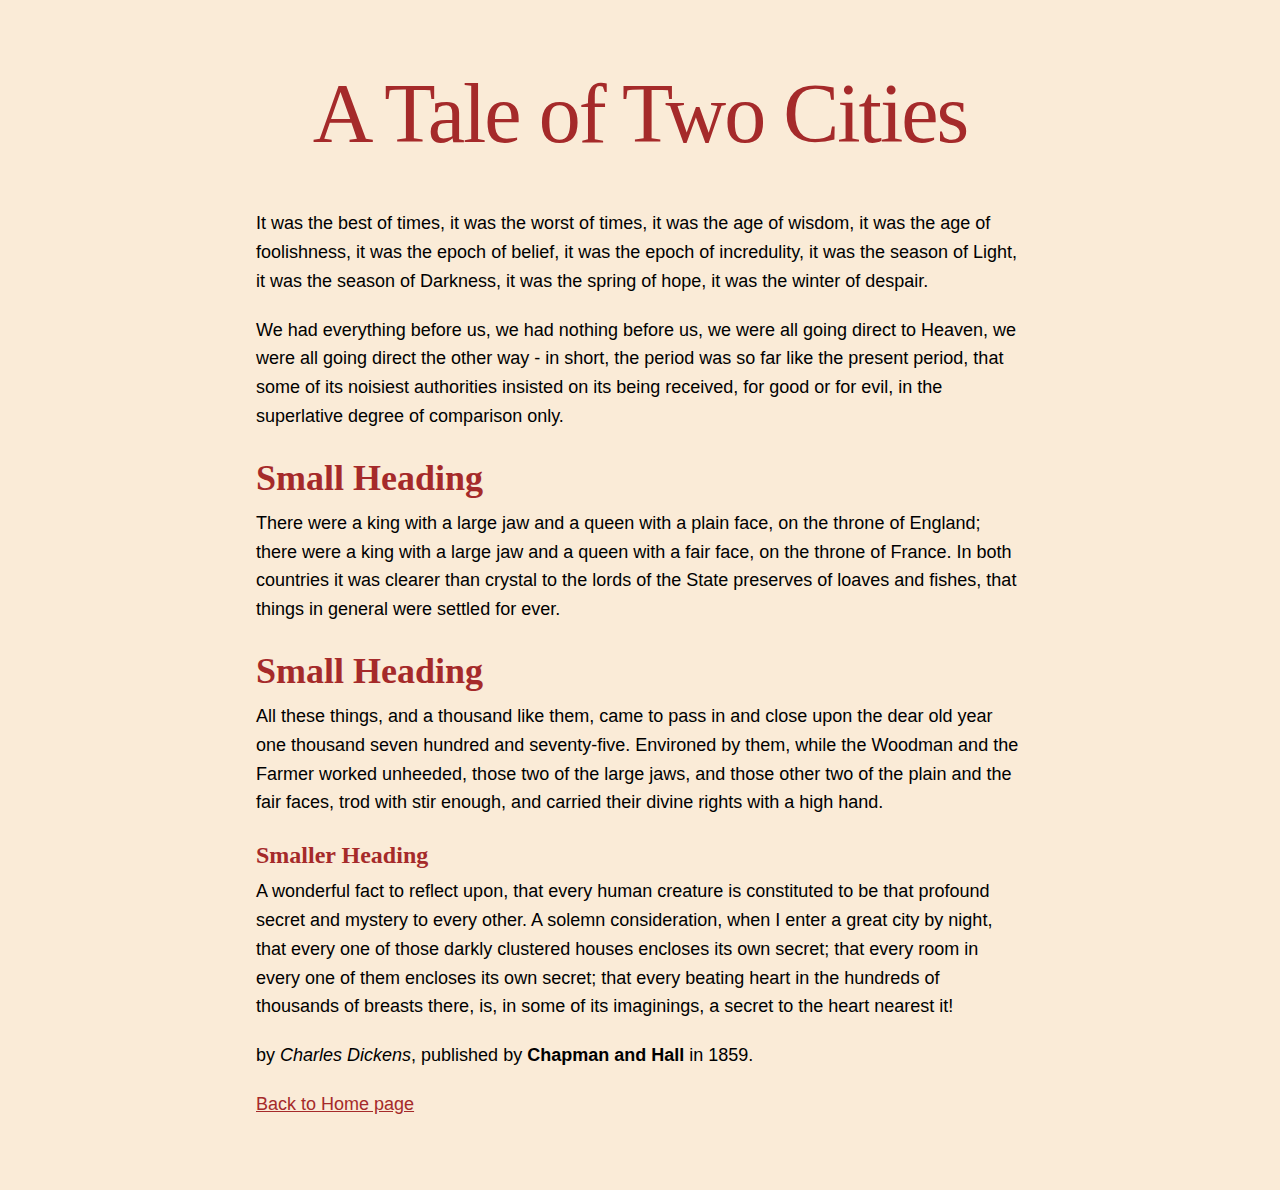
<file: exercises/page-1.html>
<!DOCTYPE html>
<html lang="en">
<head>
    <meta charset="UTF-8">
    <meta name="viewport" content="width=device-width, initial-scale=1.0">
    <title>A Tale of Two Cities</title>
    <meta name="description" content="A Tale of Two Cities by Charles Dickens">

    <link rel="stylesheet" href="assets/css/style-1.css">
</head>

<body>
    
    
    <h1>A Tale of Two Cities</h1>

    <p>It was the best of times, it was the worst of times, it was the age of wisdom, it was the age of foolishness, it was the epoch of belief, it was the epoch of incredulity, it was the season of Light, it was the season of Darkness, it was the spring of hope, it was the winter of despair.</p>
    
    <p>We had everything before us, we had nothing before us, we were all going direct to Heaven, we were all going direct the other way - in short, the period was so far like the present period, that some of its noisiest authorities insisted on its being received, for good or for evil, in the superlative degree of comparison only.</p>
    
    <h2>Small Heading</h2>
    <p>There were a king with a large jaw and a queen with a plain face, on the throne of England; there were a king with a large jaw and a queen with a fair face, on the throne of France. In both countries it was clearer than crystal to the lords of the State preserves of loaves and fishes, that things in general were settled for ever.</p>
    
    <h2>Small Heading</h2>
    <p>All these things, and a thousand like them, came to pass in and close upon the dear old year one thousand seven hundred and seventy-five. Environed by them, while the Woodman and the Farmer worked unheeded, those two of the large jaws, and those other two of the plain and the fair faces, trod with stir enough, and carried their divine rights with a high hand.</p>
    
    <h3>Smaller Heading</h3>
    <p>A wonderful fact to reflect upon, that every human creature is constituted to be that profound secret and mystery to every other. A solemn consideration, when I enter a great city by night, that every one of those darkly clustered houses encloses its own secret; that every room in every one of them encloses its own secret; that every beating heart in the hundreds of thousands of breasts there, is, in some of its imaginings, a secret to the heart nearest it!</p>
    
    <p>by <i>Charles Dickens</i>, published by <b>Chapman and Hall</b> in 1859.</p>

    <p><a href="../index.html">Back to Home page</a></p>
</body>
</html>
</file>
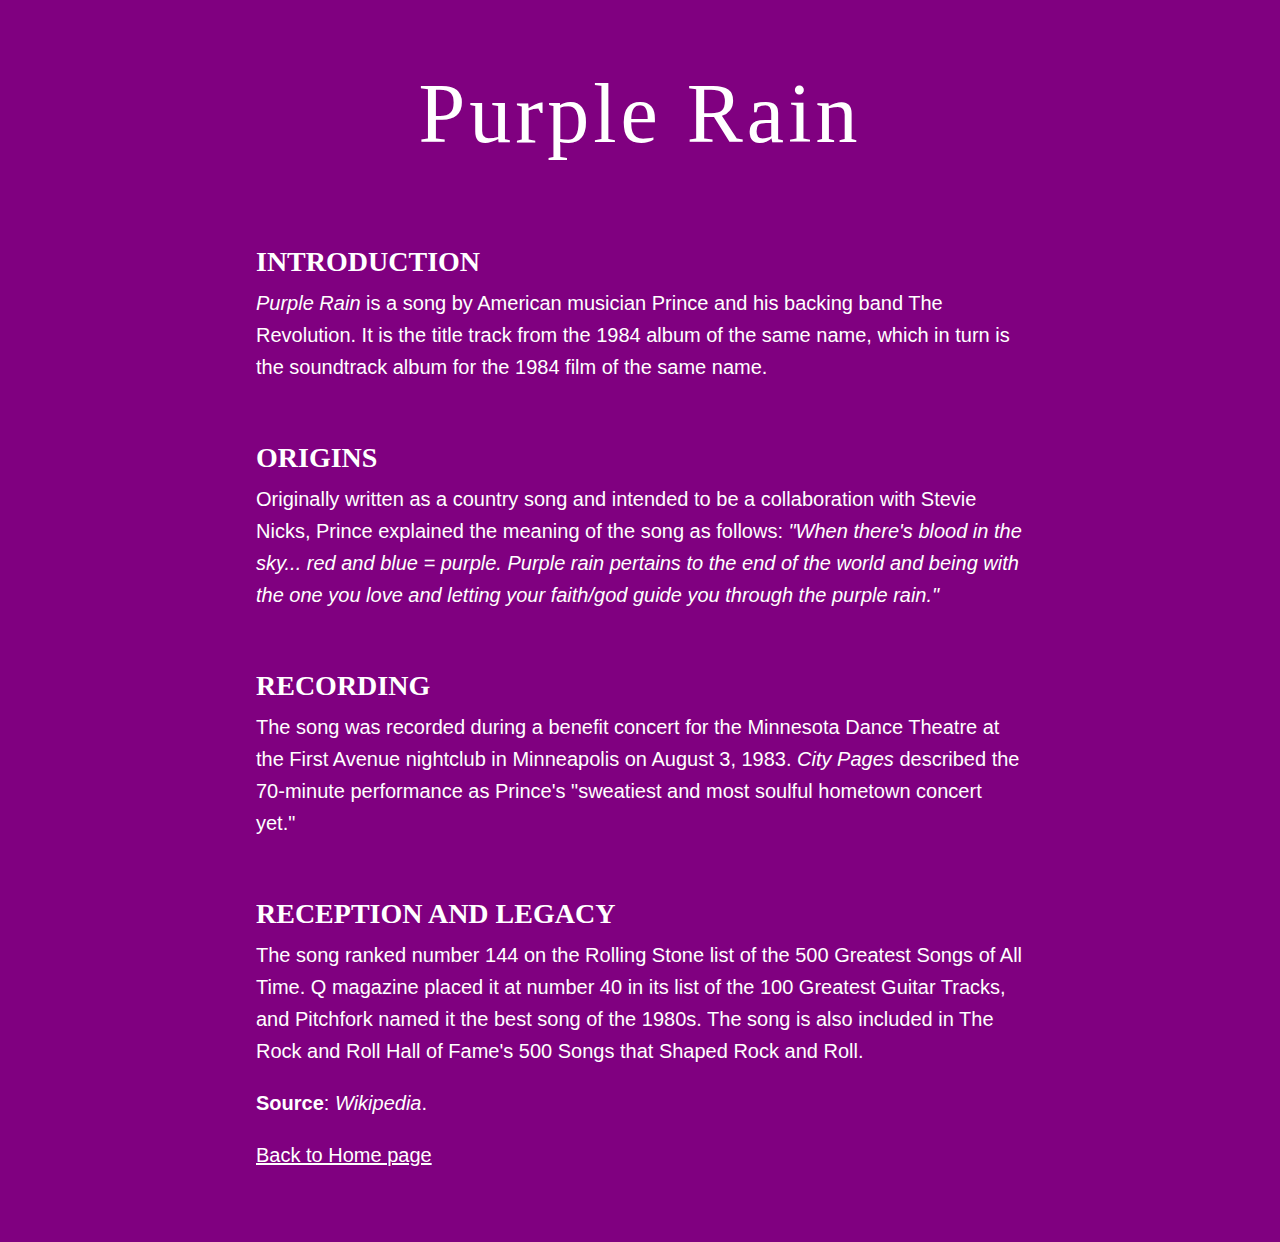
<file: exercises/page-2.html>
<!DOCTYPE html>
<html lang="en">
<head>
    <meta charset="UTF-8">
    <meta name="viewport" content="width=device-width, initial-scale=1.0">
    <title>Purple Rain</title>
    <meta name="description" content="A basic web page containing some text from Wikipedia about the 1983-recorded song Purple Rain by Prince">

    <link rel="stylesheet" href="assets/css/style-2.css">
</head>

<body>

<h1>Purple Rain</h1>

<h2>Introduction</h2>
<p><i>Purple Rain</i> is a song by American musician Prince and his backing band The Revolution. It is the title track from the 1984 album of the same name, which in turn is the soundtrack album for the 1984 film of the same name.</p>

<h2>Origins</h2>
<p>Originally written as a country song and intended to be a collaboration with Stevie Nicks, Prince explained the meaning of the song as follows: <i>"When there's blood in the sky... red and blue = purple. Purple rain pertains to the end of the world and being with the one you love and letting your faith/god guide you through the purple rain."</i></p>

<h2>Recording</h2>
<p>The song was recorded during a benefit concert for the Minnesota Dance Theatre at the First Avenue nightclub in Minneapolis on August 3, 1983. <i>City Pages</i> described the 70-minute performance as Prince's "sweatiest and most soulful hometown concert yet."</p>

<h2>Reception and legacy</h2>
<p>The song ranked number 144 on the Rolling Stone list of the 500 Greatest Songs of All Time. Q magazine placed it at number 40 in its list of the 100 Greatest Guitar Tracks, and Pitchfork named it the best song of the 1980s. The song is also included in The Rock and Roll Hall of Fame's 500 Songs that Shaped Rock and Roll.</p>

<p><b>Source</b>: <i>Wikipedia</i>.</p>


<p><a href="../index.html">Back to Home page</a></p>

</body>
</html>
</file>
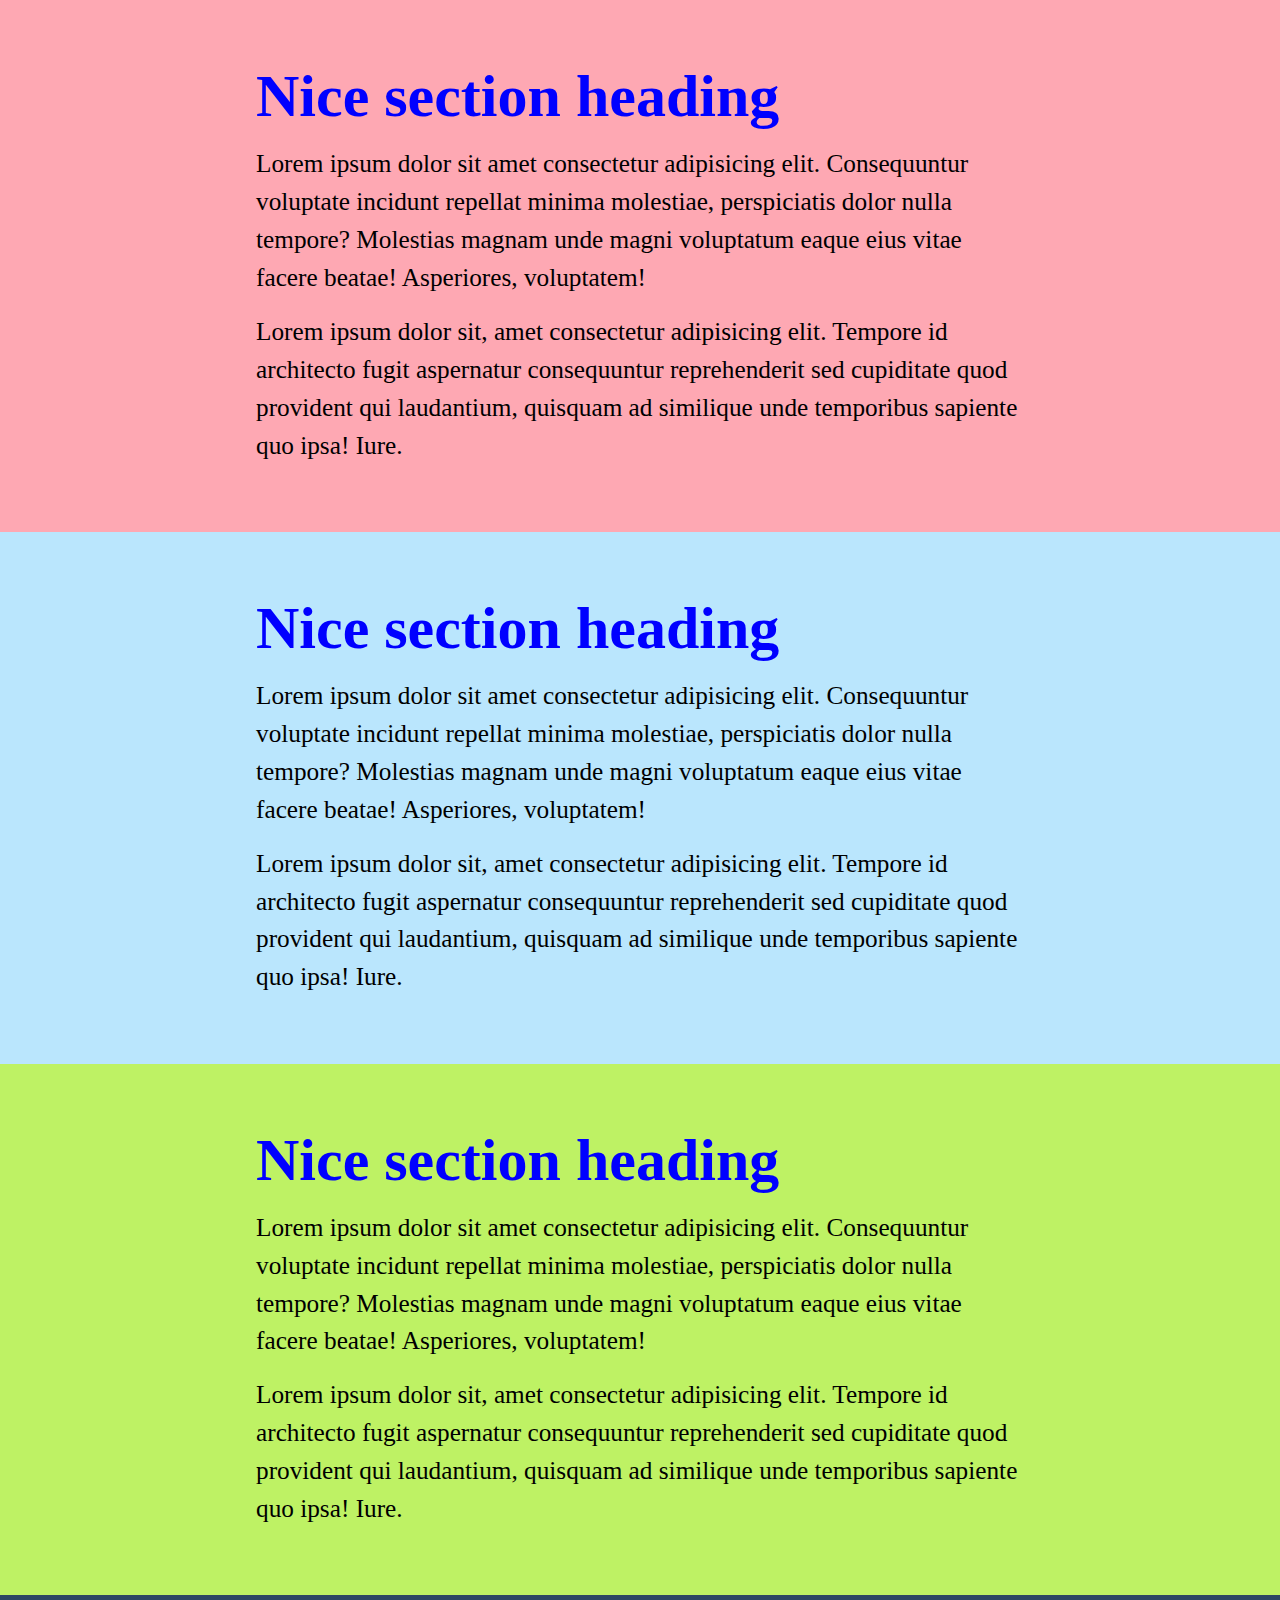
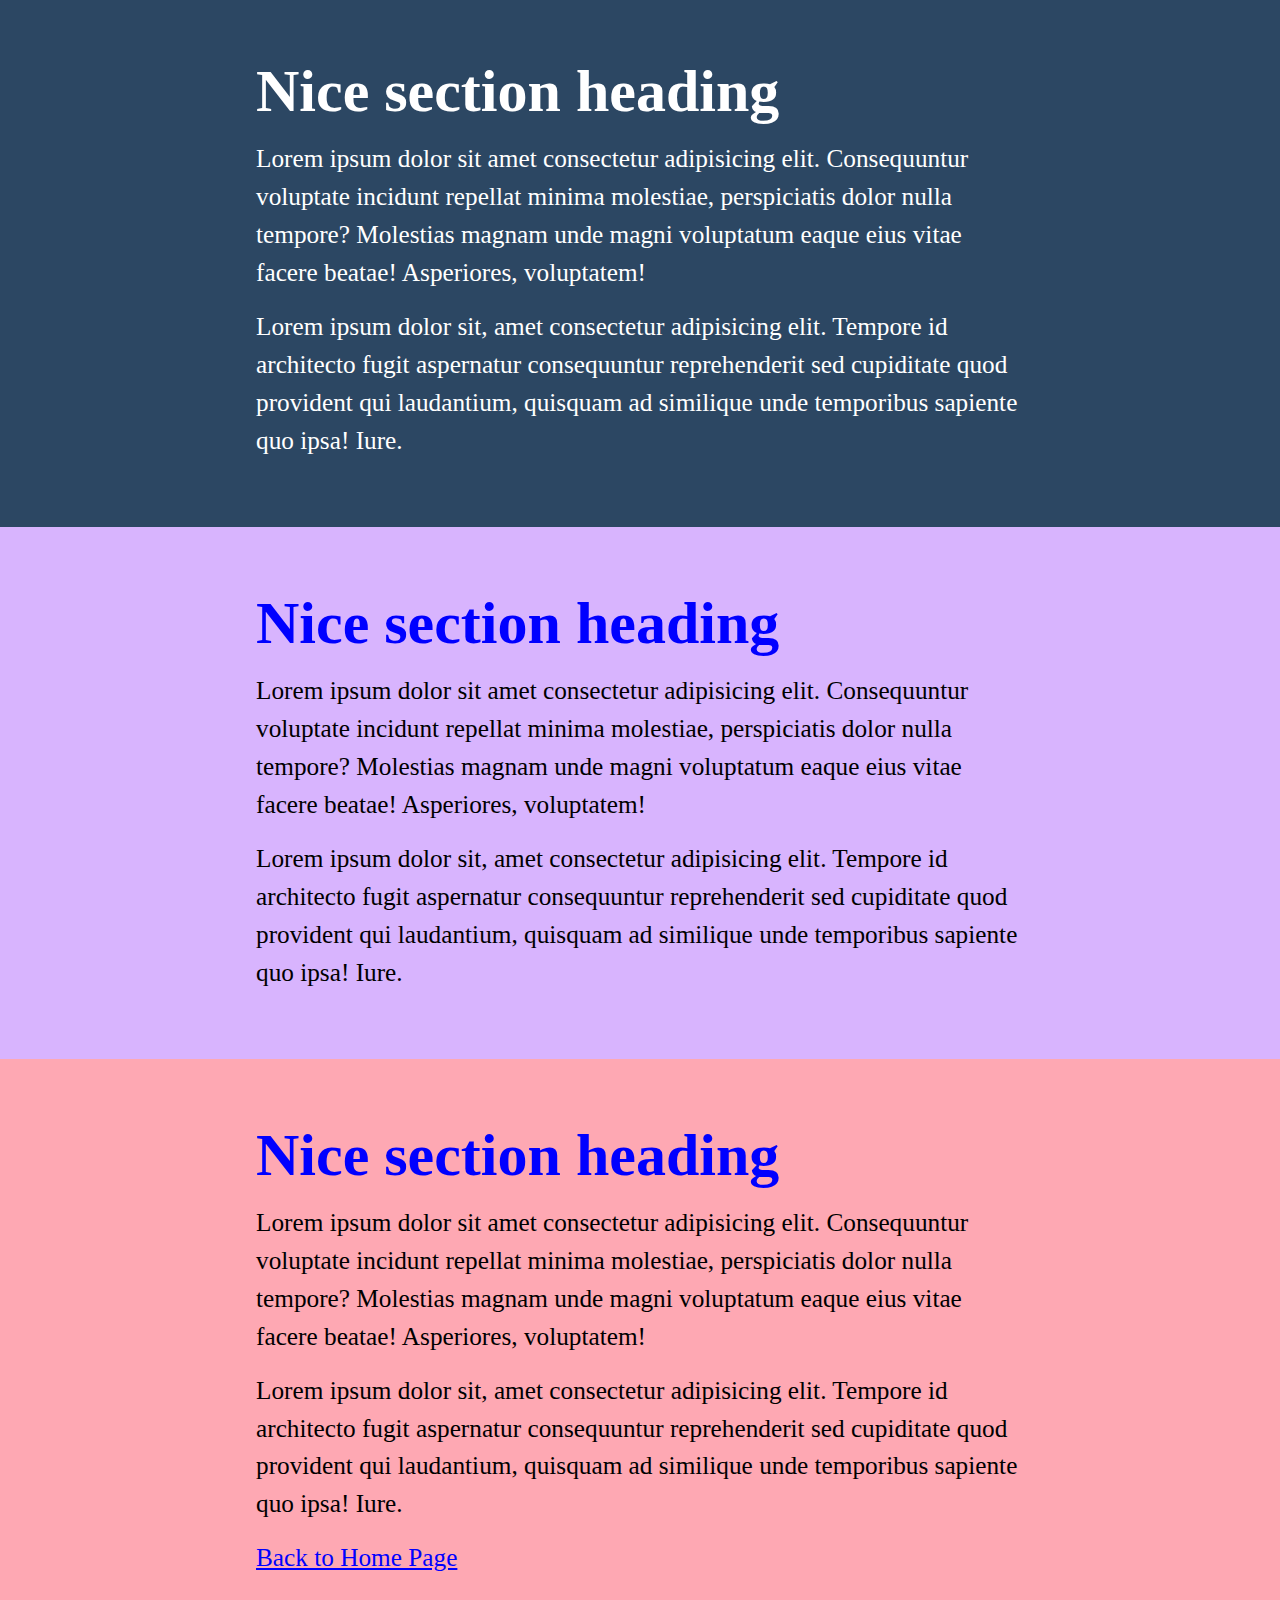
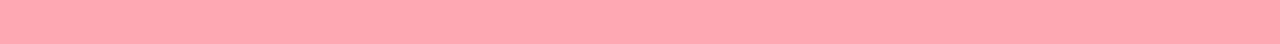
<file: exercises/page-3.html>
<!DOCTYPE html>
<html lang="en">
<head>
    <meta charset="UTF-8">
    <meta name="viewport" content="width=device-width, initial-scale=1.0">
    <title>Sample Web Page with Sections</title>
    <meta name="description" content="A sample web page with multiple sections."> 
    
    <link rel="stylesheet" href="assets/css/style-3.css">
</head>


<body>
    
    
    <main>

        <section class="section-1">
           <h2>Nice section heading</h2>
     
           <p>Lorem ipsum dolor sit amet consectetur adipisicing elit. Consequuntur voluptate incidunt repellat minima molestiae, perspiciatis dolor nulla tempore? Molestias magnam unde magni voluptatum eaque eius vitae facere beatae! Asperiores, voluptatem!</p>
     
           <p>Lorem ipsum dolor sit, amet consectetur adipisicing elit. Tempore id architecto fugit aspernatur consequuntur reprehenderit sed cupiditate quod provident qui laudantium, quisquam ad similique unde temporibus sapiente quo ipsa! Iure.</p>
     
        </section>


        <section class="section-2">
            <h2>Nice section heading</h2>
      
            <p>Lorem ipsum dolor sit amet consectetur adipisicing elit. Consequuntur voluptate incidunt repellat minima molestiae, perspiciatis dolor nulla tempore? Molestias magnam unde magni voluptatum eaque eius vitae facere beatae! Asperiores, voluptatem!</p>
      
            <p>Lorem ipsum dolor sit, amet consectetur adipisicing elit. Tempore id architecto fugit aspernatur consequuntur reprehenderit sed cupiditate quod provident qui laudantium, quisquam ad similique unde temporibus sapiente quo ipsa! Iure.</p>
      
         </section>


         <section class="section-3">
            <h2>Nice section heading</h2>
      
            <p>Lorem ipsum dolor sit amet consectetur adipisicing elit. Consequuntur voluptate incidunt repellat minima molestiae, perspiciatis dolor nulla tempore? Molestias magnam unde magni voluptatum eaque eius vitae facere beatae! Asperiores, voluptatem!</p>
      
            <p>Lorem ipsum dolor sit, amet consectetur adipisicing elit. Tempore id architecto fugit aspernatur consequuntur reprehenderit sed cupiditate quod provident qui laudantium, quisquam ad similique unde temporibus sapiente quo ipsa! Iure.</p>
      
         </section>


         <section class="section-4">
            <h2>Nice section heading</h2>
      
            <p>Lorem ipsum dolor sit amet consectetur adipisicing elit. Consequuntur voluptate incidunt repellat minima molestiae, perspiciatis dolor nulla tempore? Molestias magnam unde magni voluptatum eaque eius vitae facere beatae! Asperiores, voluptatem!</p>
      
            <p>Lorem ipsum dolor sit, amet consectetur adipisicing elit. Tempore id architecto fugit aspernatur consequuntur reprehenderit sed cupiditate quod provident qui laudantium, quisquam ad similique unde temporibus sapiente quo ipsa! Iure.</p>
      
         </section>


         <section class="section-5">
            <h2>Nice section heading</h2>
      
            <p>Lorem ipsum dolor sit amet consectetur adipisicing elit. Consequuntur voluptate incidunt repellat minima molestiae, perspiciatis dolor nulla tempore? Molestias magnam unde magni voluptatum eaque eius vitae facere beatae! Asperiores, voluptatem!</p>
      
            <p>Lorem ipsum dolor sit, amet consectetur adipisicing elit. Tempore id architecto fugit aspernatur consequuntur reprehenderit sed cupiditate quod provident qui laudantium, quisquam ad similique unde temporibus sapiente quo ipsa! Iure.</p>
      
         </section>


         <section class="section-6">
            <h2>Nice section heading</h2>
      
            <p>Lorem ipsum dolor sit amet consectetur adipisicing elit. Consequuntur voluptate incidunt repellat minima molestiae, perspiciatis dolor nulla tempore? Molestias magnam unde magni voluptatum eaque eius vitae facere beatae! Asperiores, voluptatem!</p>
      
            <p>Lorem ipsum dolor sit, amet consectetur adipisicing elit. Tempore id architecto fugit aspernatur consequuntur reprehenderit sed cupiditate quod provident qui laudantium, quisquam ad similique unde temporibus sapiente quo ipsa! Iure.</p>
            
            <p><a href="../index.html">Back to Home Page</a></p>
         </section>

     </main>


</body>
</html>
</file>
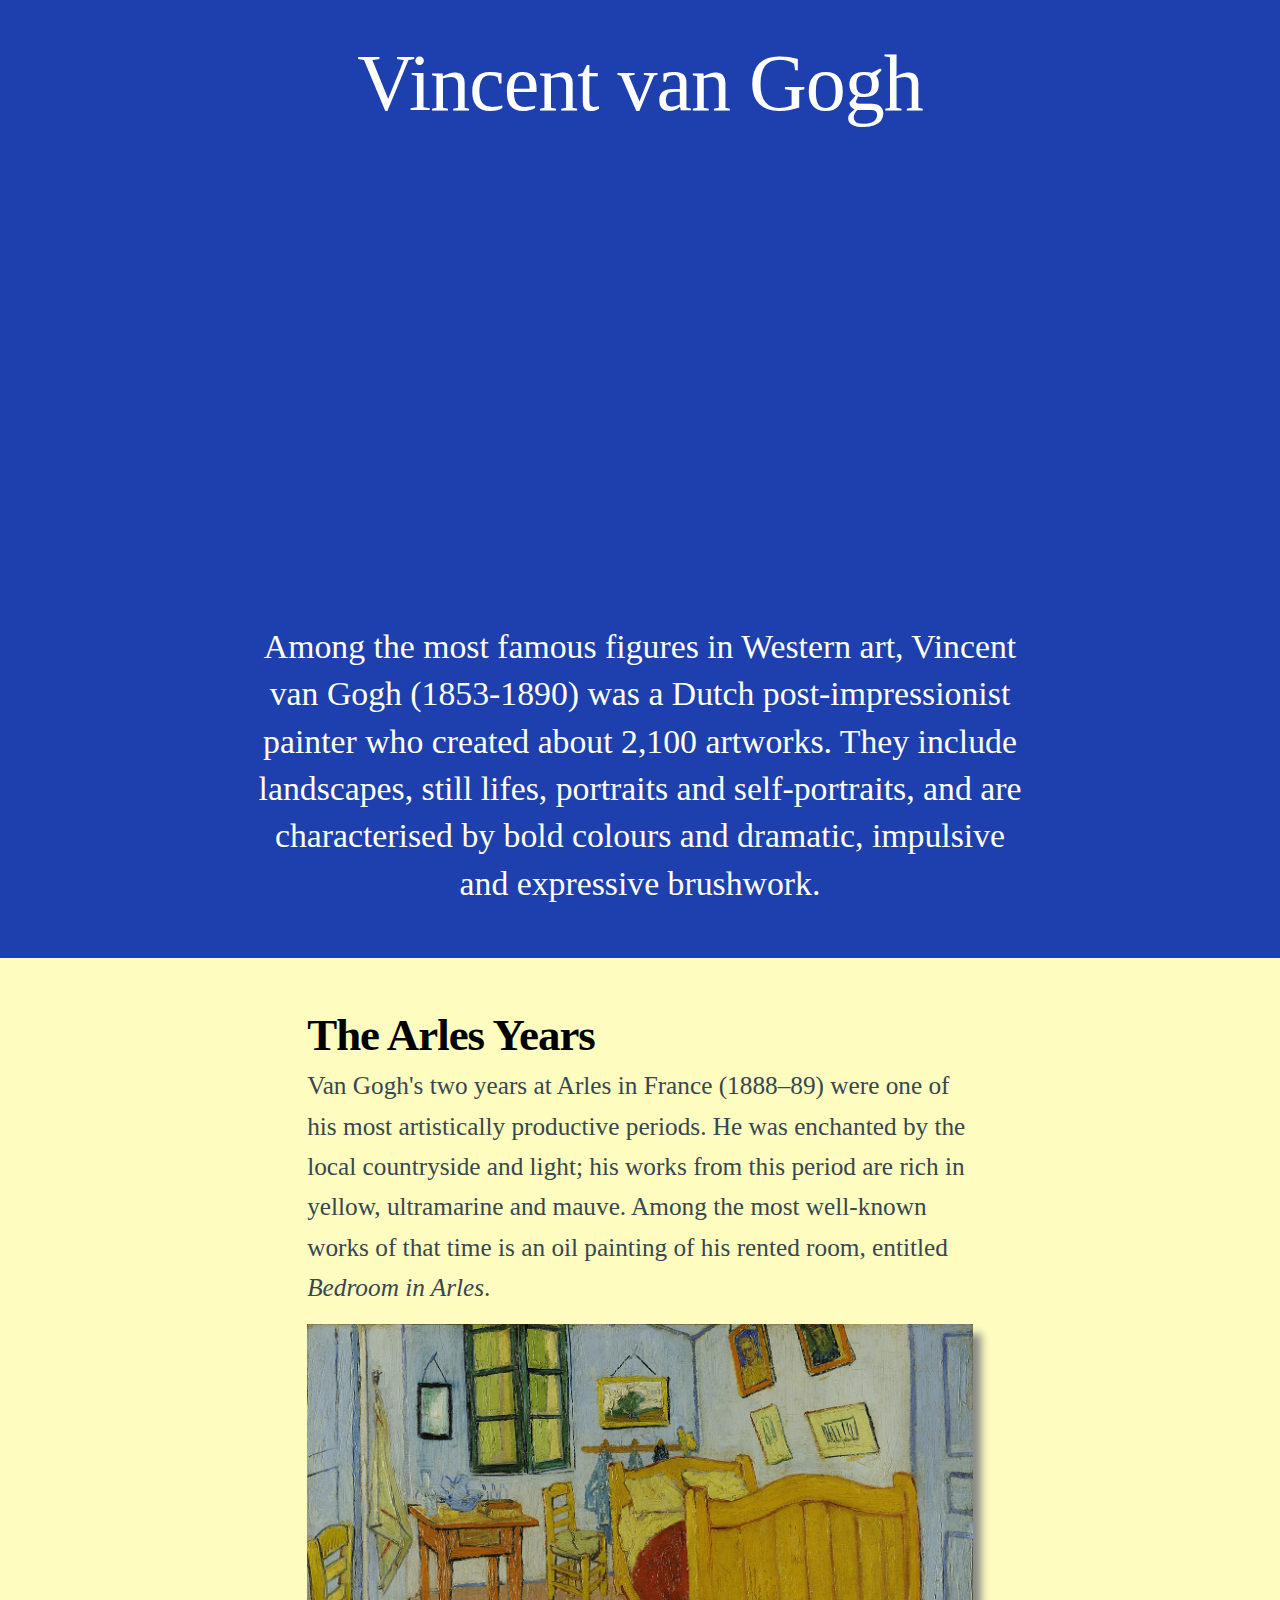
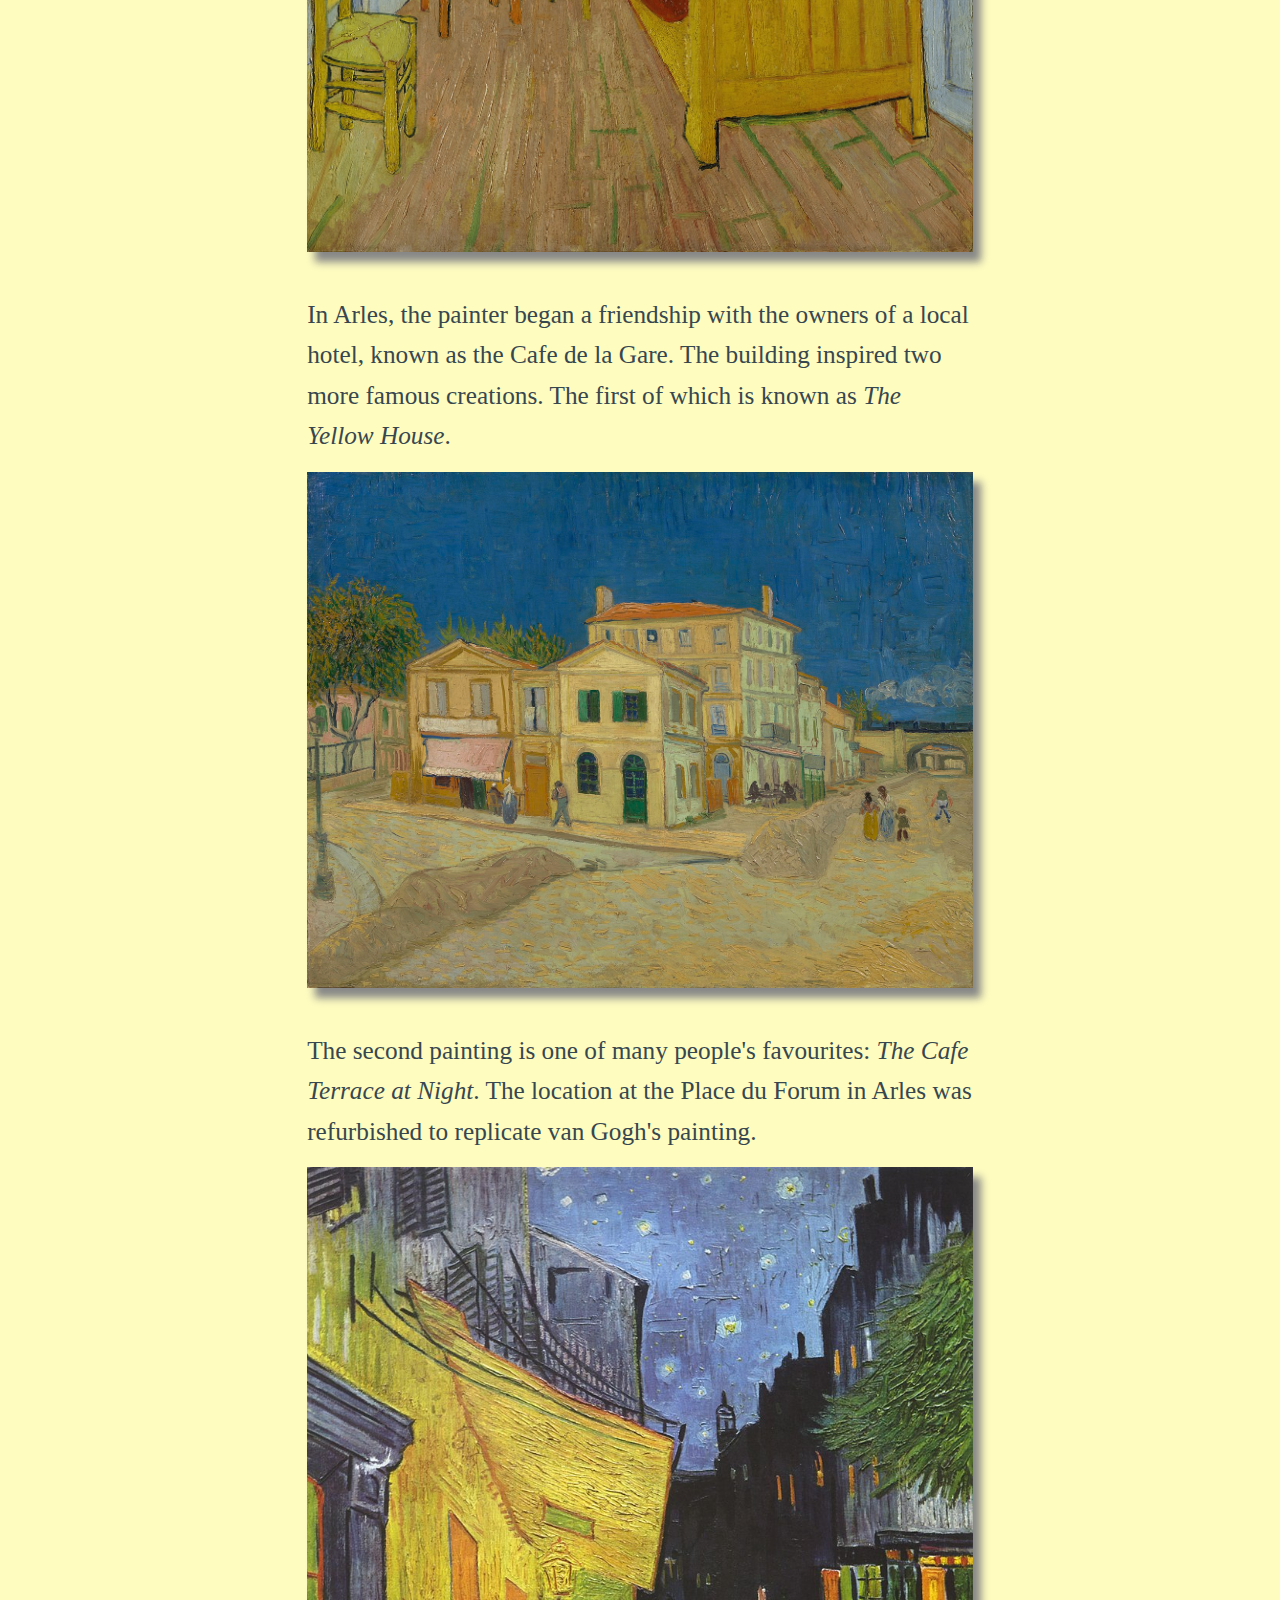
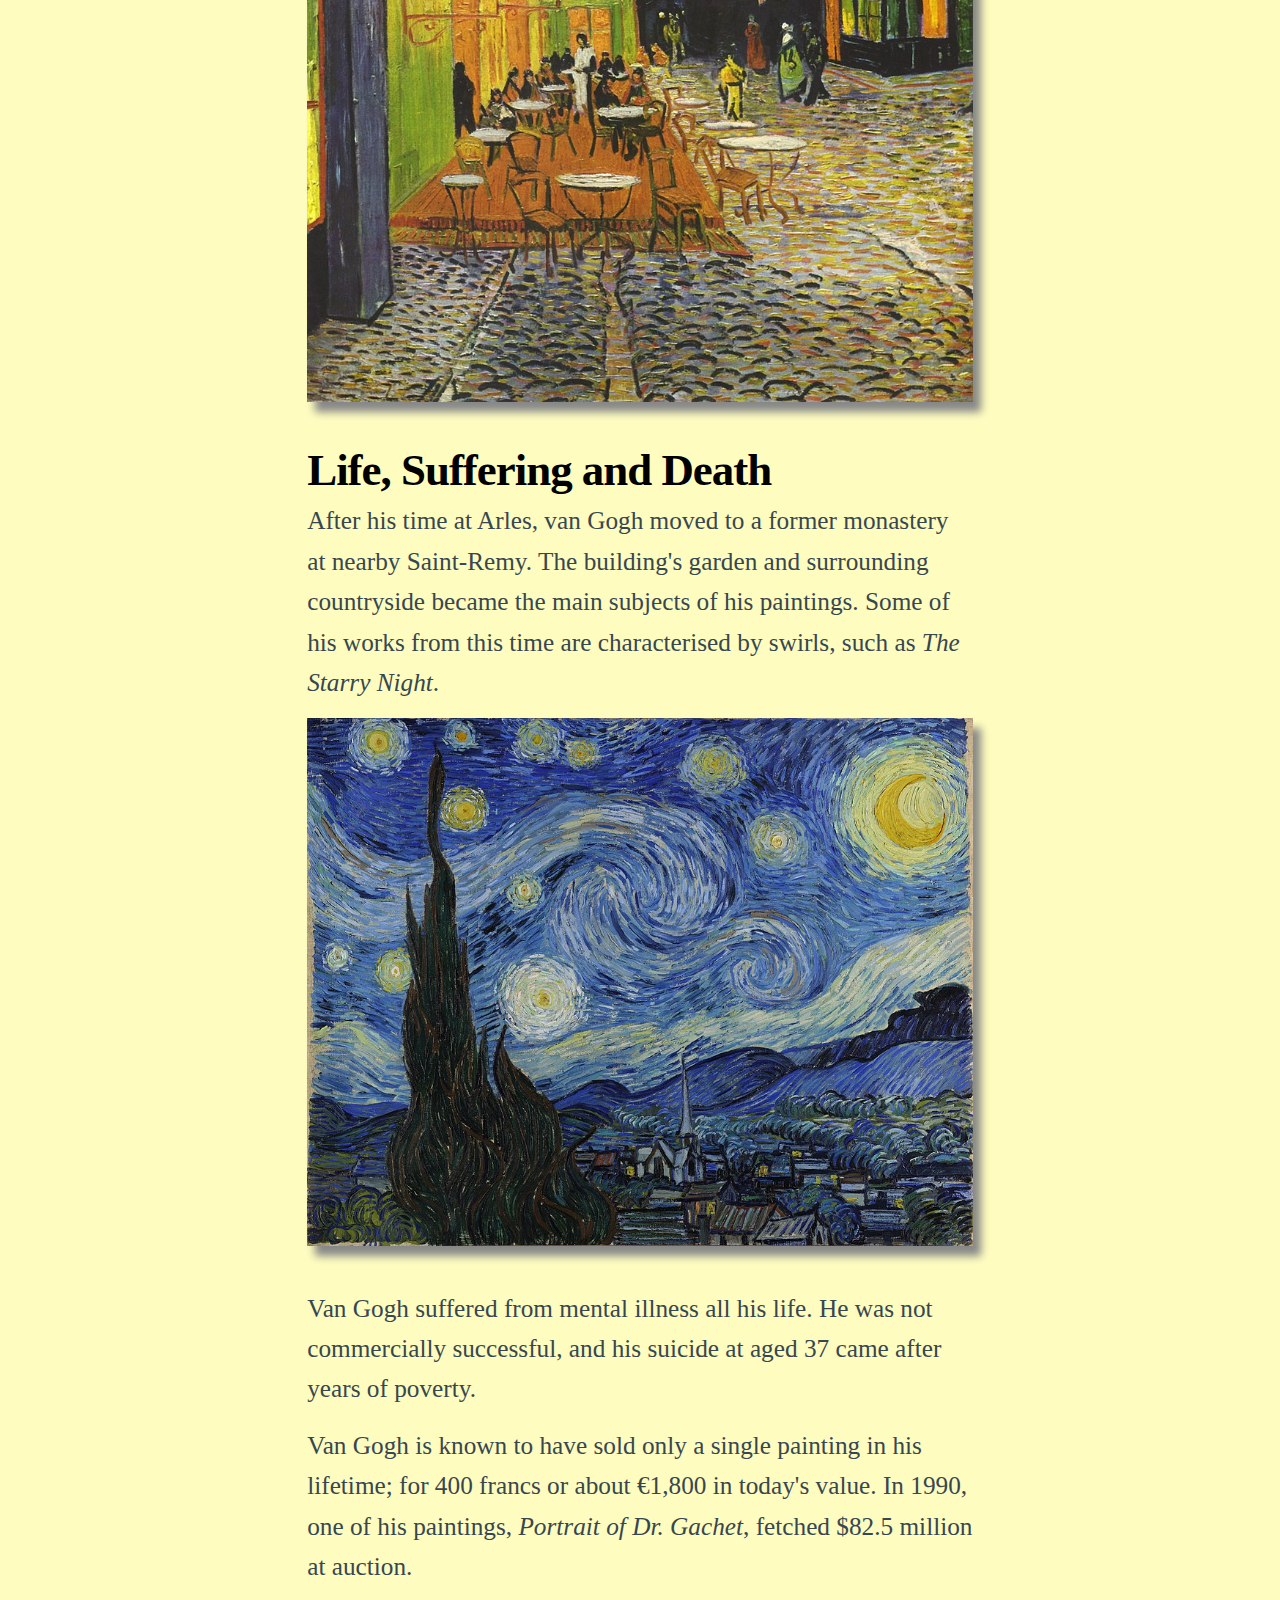
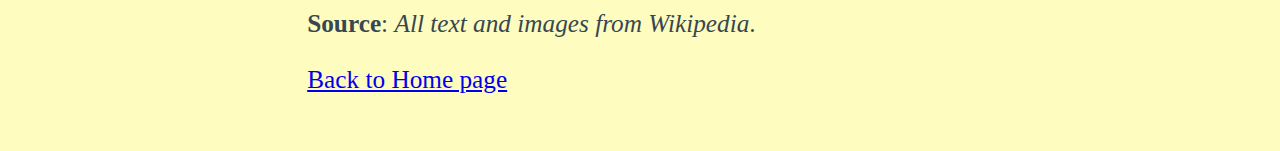
<file: exercises/page-4.html>
<!DOCTYPE html>
<html lang="en">
<head>
    <meta charset="UTF-8">
    <meta name="viewport" content="width=device-width, initial-scale=1.0">

    <title>Vincent van Gogh</title>
    <meta name="description" content="The Dutch post-impressionist whose works are characterised by bold colours and dramatic, impulsive and expressive brushwork.">

    <link rel="stylesheet" href="assets/css/style-4.css">

</head>


<body>

    <header>
        <h1>Vincent van Gogh</h1>

        <div class="video-container">
            <iframe width="560" height="315" src="https://www.youtube.com/embed/wI2i5ca1RT4?si=F3WhmqtblbXvUZlR" title="YouTube video player" frameborder="0" allow="accelerometer; autoplay; clipboard-write; encrypted-media; gyroscope; picture-in-picture; web-share" referrerpolicy="strict-origin-when-cross-origin" allowfullscreen></iframe>
        </div>

        <h2>Among the most famous figures in Western art, Vincent van Gogh (1853-1890) was a Dutch post-impressionist painter who created about 2,100 artworks. They include landscapes, still lifes, portraits and self-portraits, and are characterised by bold colours and dramatic, impulsive and expressive brushwork.</h2>

    </header>

    <main>

    <section>

        <h3>The Arles Years</h3>
        <p>Van Gogh's two years at Arles in France (1888–89) were one of his most artistically productive periods. He was enchanted by the local countryside and light; his works from this period are rich in yellow, ultramarine and mauve. Among the most well-known works of that time is an oil painting of his rented room, entitled <i>Bedroom in Arles</i>.</p>

        <img src="/img/bedroom-arles-van-gogh.jpg" alt="Bedroom in Arles, Van Gogh">

        <p>In Arles, the painter began a friendship with the owners of a local hotel, known as the Cafe de la Gare. The building inspired two more famous creations. The first of which is known as <i>The Yellow House</i>.</p>  

        <img src="/img/yellow-house-van-gogh.jpg" alt="The Yellow House">

        <p>The second painting is one of many people's favourites: <i>The Cafe Terrace at Night</i>. The location at the Place du Forum in Arles was refurbished to replicate van Gogh's painting.</p>

        <img src="/img/cafe-terrace-at-night-van-gogh.jpg" alt="The Cafe Terrace at Night">

        <h3>Life, Suffering and Death</h3>

        <p>After his time at Arles, van Gogh moved to a former monastery at nearby Saint-Remy. The building's garden and surrounding countryside became the main subjects of his paintings. Some of his works from this time are characterised by swirls, such as <i>The Starry Night</i>.</p>

        <img src="/img/starry-night-van-gogh.jpg" alt="The Starry Night">

        <p>Van Gogh suffered from mental illness all his life. He was not commercially successful, and his suicide at aged 37 came after years of poverty.</p>

        <p>Van Gogh is known to have sold only a single painting in his lifetime; for 400 francs or about €1,800 in today's value. In 1990, one of his paintings, <i>Portrait of Dr. Gachet</i>, fetched $82.5 million at auction.</p>

        <p><b>Source</b>: <i>All text and images from Wikipedia</i>.</p>

        <p><a href="../index.html">Back to Home page</a></p>
    </section>

    </main>
    
</body>
</html>
</file>
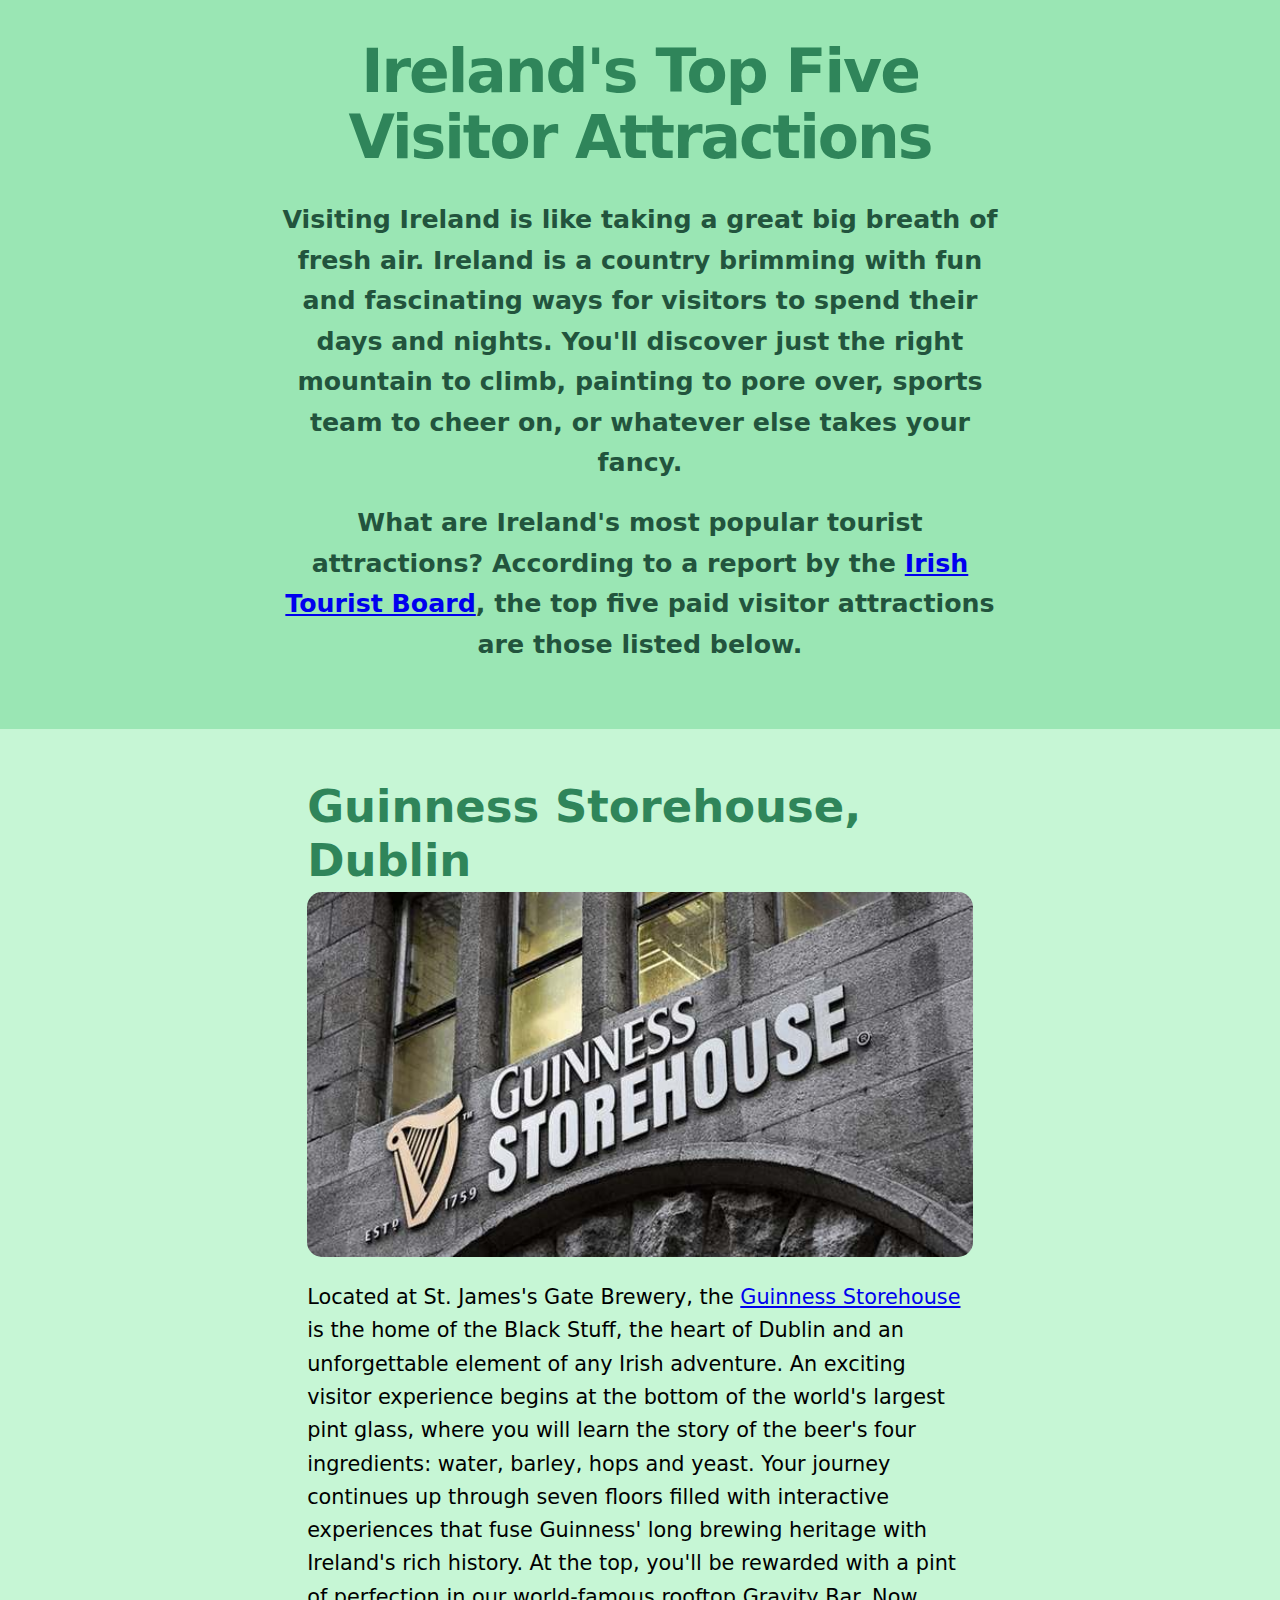
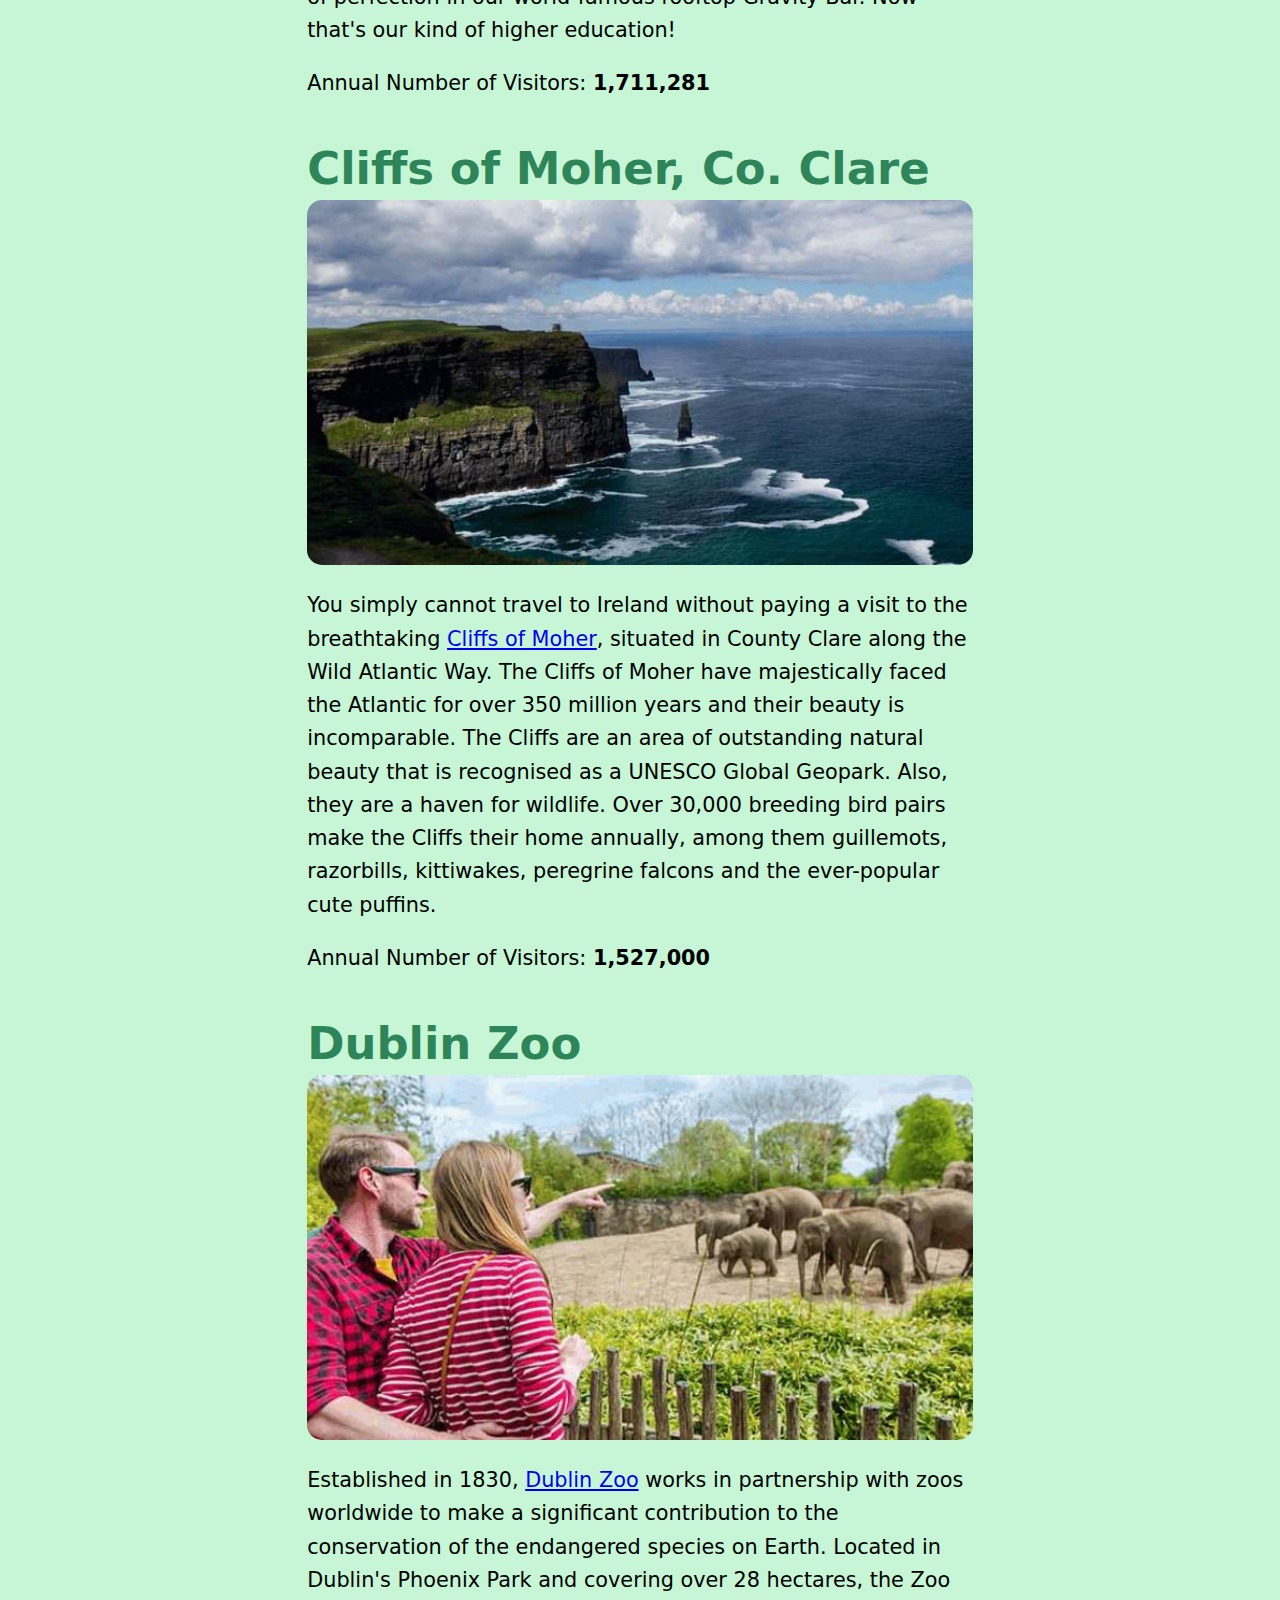
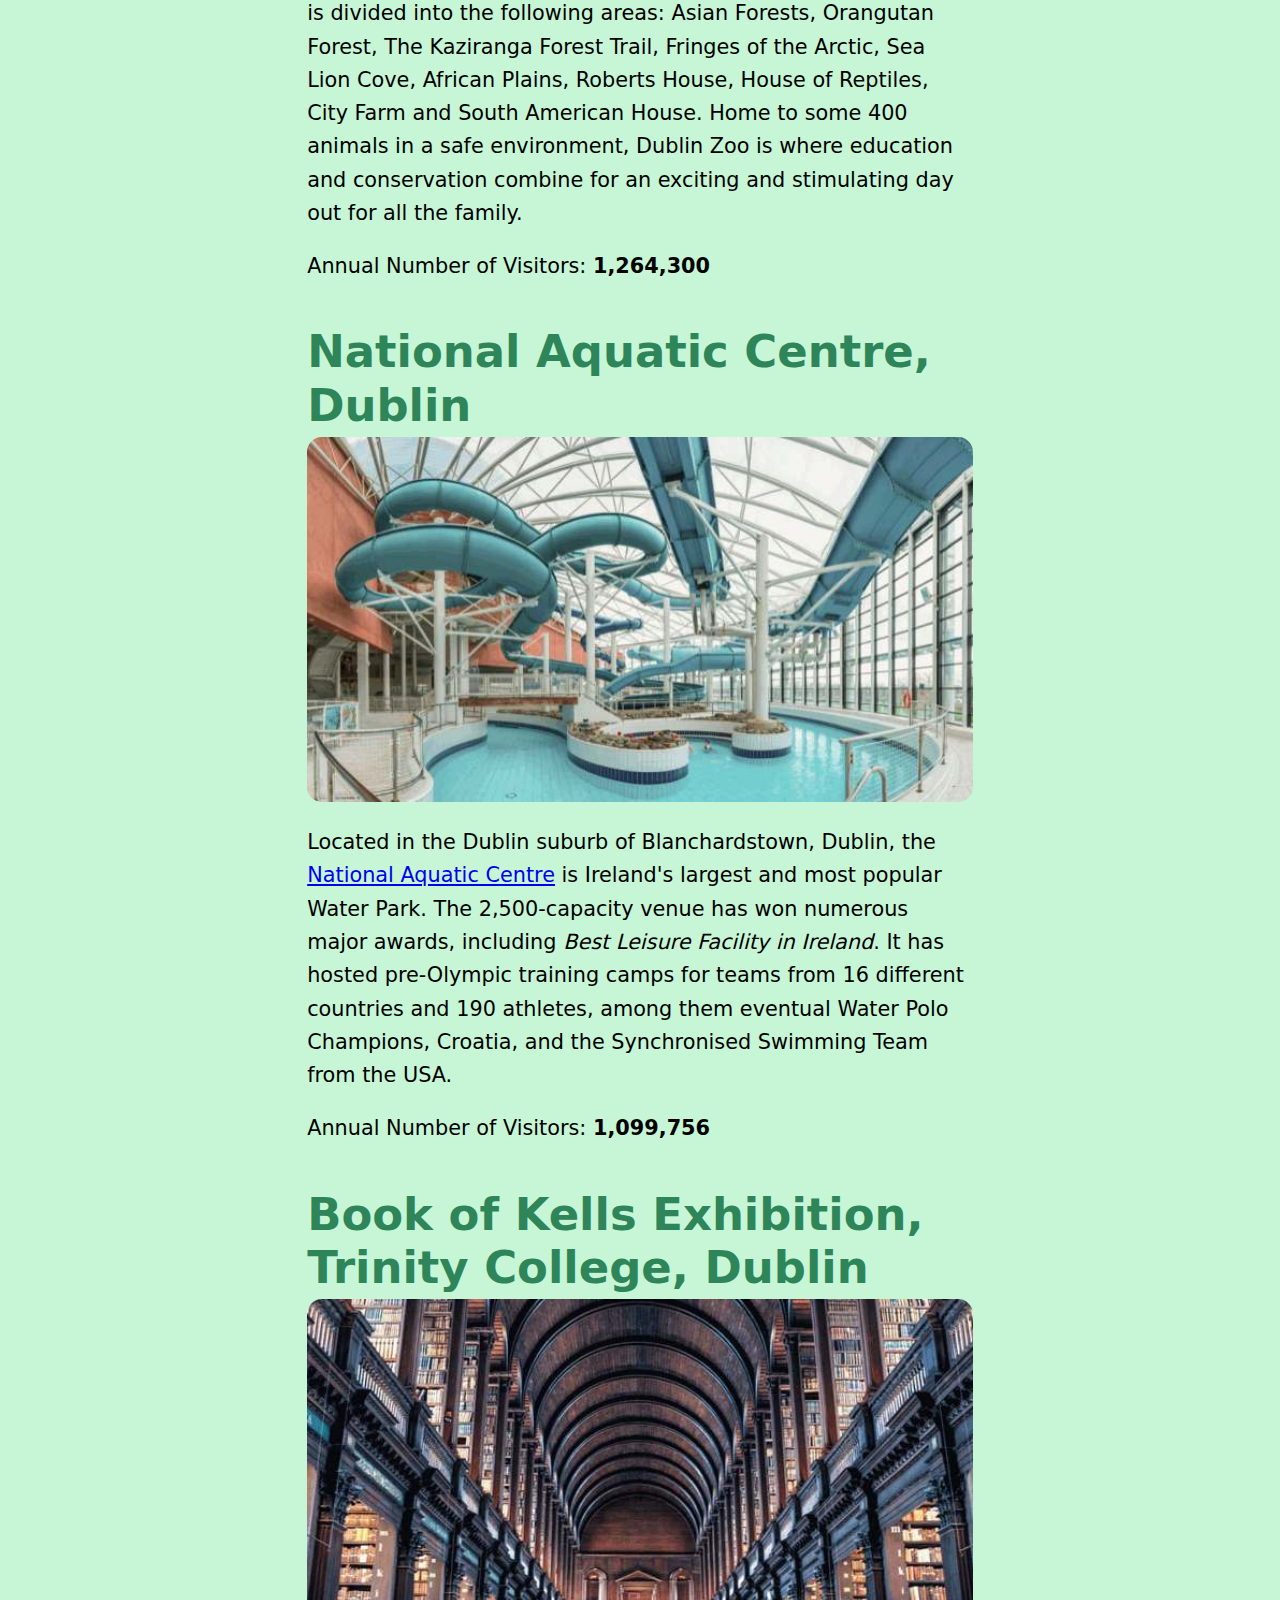
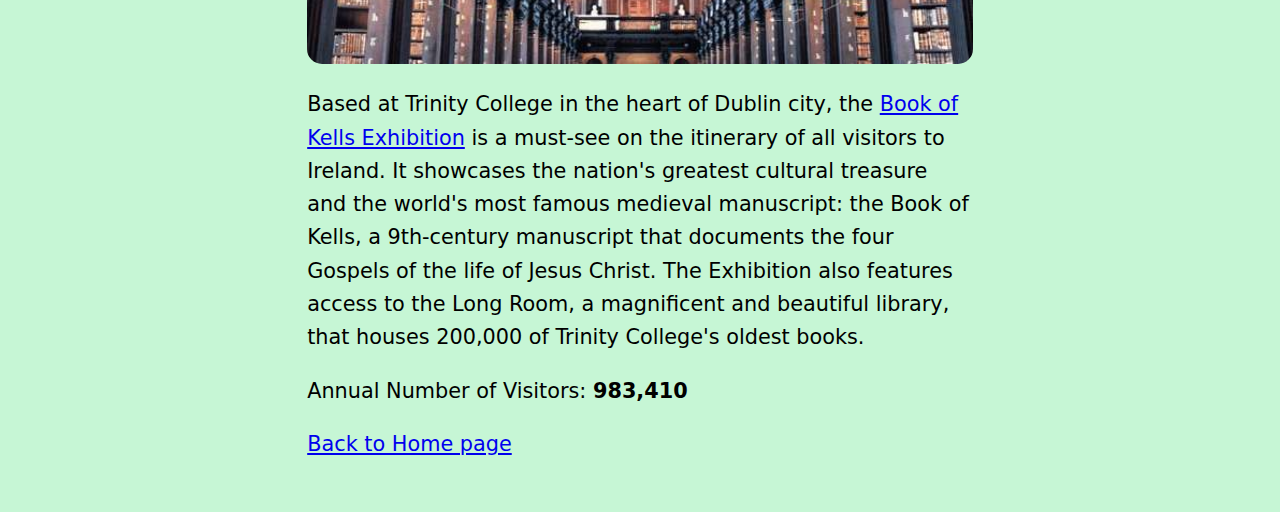
<file: exercises/page-5.html>
<!DOCTYPE html>
<html lang="en">
<head>
  <meta charset="utf-8">
  <meta name="viewport" content="width=device-width, initial-scale=1.0">
  <meta http-equiv="X-UA-Compatible" content="IE=edge">
  
  <title>Ireland's Top Five Visitor Attractions</title>
  <meta name="description" content="The country's most popular atractions for visitors, according to the Irish Tourist Board.">
  
  <link rel="stylesheet" href="assets/css/style-5.css">

</head>

<body>

<header>
    <h1>Ireland's Top Five Visitor Attractions</h1>

    <p>Visiting Ireland is like taking a great big breath of fresh air. Ireland is a country brimming with fun and fascinating ways for visitors to spend their days and nights. You'll discover just the right mountain to climb, painting to pore over, sports team to cheer on, or whatever else takes your fancy.</p>

    <p>What are Ireland's most popular tourist attractions? According to a report by the <a href="https://www.discoverireland.ie/">Irish Tourist Board</a>, the top five paid visitor attractions are those listed below.</p>

</header> 

<main>

<section>

    <h2>Guinness Storehouse, Dublin</h2>
    <img src="/img/guinness-storehouse.jpg" alt="Guinness Storehouse, Dublin">

    <p>Located at St. James's Gate Brewery, the <a href="https://www.guinness-storehouse.com/en" target="_blank">Guinness Storehouse</a> is the home of the Black Stuff, the heart of Dublin and an unforgettable element of any Irish adventure. An exciting visitor experience begins at the bottom of the world's largest pint glass, where you will learn the story of the beer's four ingredients: water, barley, hops and yeast. Your journey continues up through seven floors filled with interactive experiences that fuse Guinness' long brewing heritage with Ireland's rich history. At the top, you'll be rewarded with a pint of perfection in our world-famous rooftop Gravity Bar. Now that's our kind of higher education!</p>

    <p>Annual Number of Visitors: <b>1,711,281</b></p>


    <h2>Cliffs of Moher, Co. Clare</h2>
    <img src="/img/cliffs-of-moher.jpg" alt="Cliffs of Moher">

    <p>You simply cannot travel to Ireland without paying a visit to the breathtaking <a href="https://www.cliffsofmoher.ie" target="_blank">Cliffs of Moher</a>, situated in County Clare along the Wild Atlantic Way. The Cliffs of Moher have majestically faced the Atlantic for over 350 million years and their beauty is incomparable. The Cliffs are an area of outstanding natural beauty that is recognised as a UNESCO Global Geopark. Also, they are a haven for wildlife. Over 30,000 breeding bird pairs make the Cliffs their home annually, among them guillemots, razorbills, kittiwakes, peregrine falcons and the ever-popular cute puffins.</p>

    <p>Annual Number of Visitors: <b>1,527,000</b></p>


    <h2>Dublin Zoo</h2>
    <img src="/img/dublin-zoo.jpg" alt="Dublin Zoo">
    <p>Established in 1830, <a href="https://www.dublinzoo.ie"  target="_blank">Dublin Zoo</a> works in partnership with zoos worldwide to make a significant contribution to the conservation of the endangered species on Earth. Located in Dublin's Phoenix Park and covering over 28 hectares, the Zoo is divided into the following areas: Asian Forests, Orangutan Forest, The Kaziranga Forest Trail, Fringes of the Arctic, Sea Lion Cove, African Plains, Roberts House, House of Reptiles, City Farm and South American House. Home to some 400 animals in a safe environment, Dublin Zoo is where education and conservation combine for an exciting and stimulating day out for all the family.</p>
    <p>Annual Number of Visitors: <b>1,264,300</b></p>


    <h2>National Aquatic Centre, Dublin</h2>
    <img src="/img/national-aquatic-centre.jpg" alt="National Aquatic Centre">

    <p>Located in the Dublin suburb of Blanchardstown, Dublin, the <a href="https://www.nationalaquaticcentre.ie" target="_blank">National Aquatic Centre</a> is Ireland's largest and most popular Water Park. The 2,500-capacity venue has won numerous major awards, including <i>Best Leisure Facility in Ireland</i>. It has hosted pre-Olympic training camps for teams from 16 different countries and 190 athletes, among them eventual Water Polo Champions, Croatia, and the Synchronised Swimming Team from the USA.</p>
    <p>Annual Number of Visitors: <b>1,099,756</b></p>


    <h2>Book of Kells Exhibition, Trinity College, Dublin</h2>
    <img src="/img/book-of-kells.jpg" alt="Book of Kells">

    <p>Based at Trinity College in the heart of Dublin city, the <a href="https://www.tcd.ie/visitors/book-of-kells/" target="_blank">Book of Kells Exhibition</a> is a must-see on the itinerary of all visitors to Ireland. It showcases the nation's greatest cultural treasure and the world's most famous medieval manuscript: the Book of Kells, a 9th-century manuscript that documents the four Gospels of the life of Jesus Christ. The Exhibition also features access to the Long Room, a magnificent and beautiful library, that houses 200,000 of Trinity College's oldest books.</p>
    <p>Annual Number of Visitors: <b>983,410</b></p>

    <p><a href="../index.html">Back to Home page</a></p>

</section>

</main>

</body>
</html>
</file>
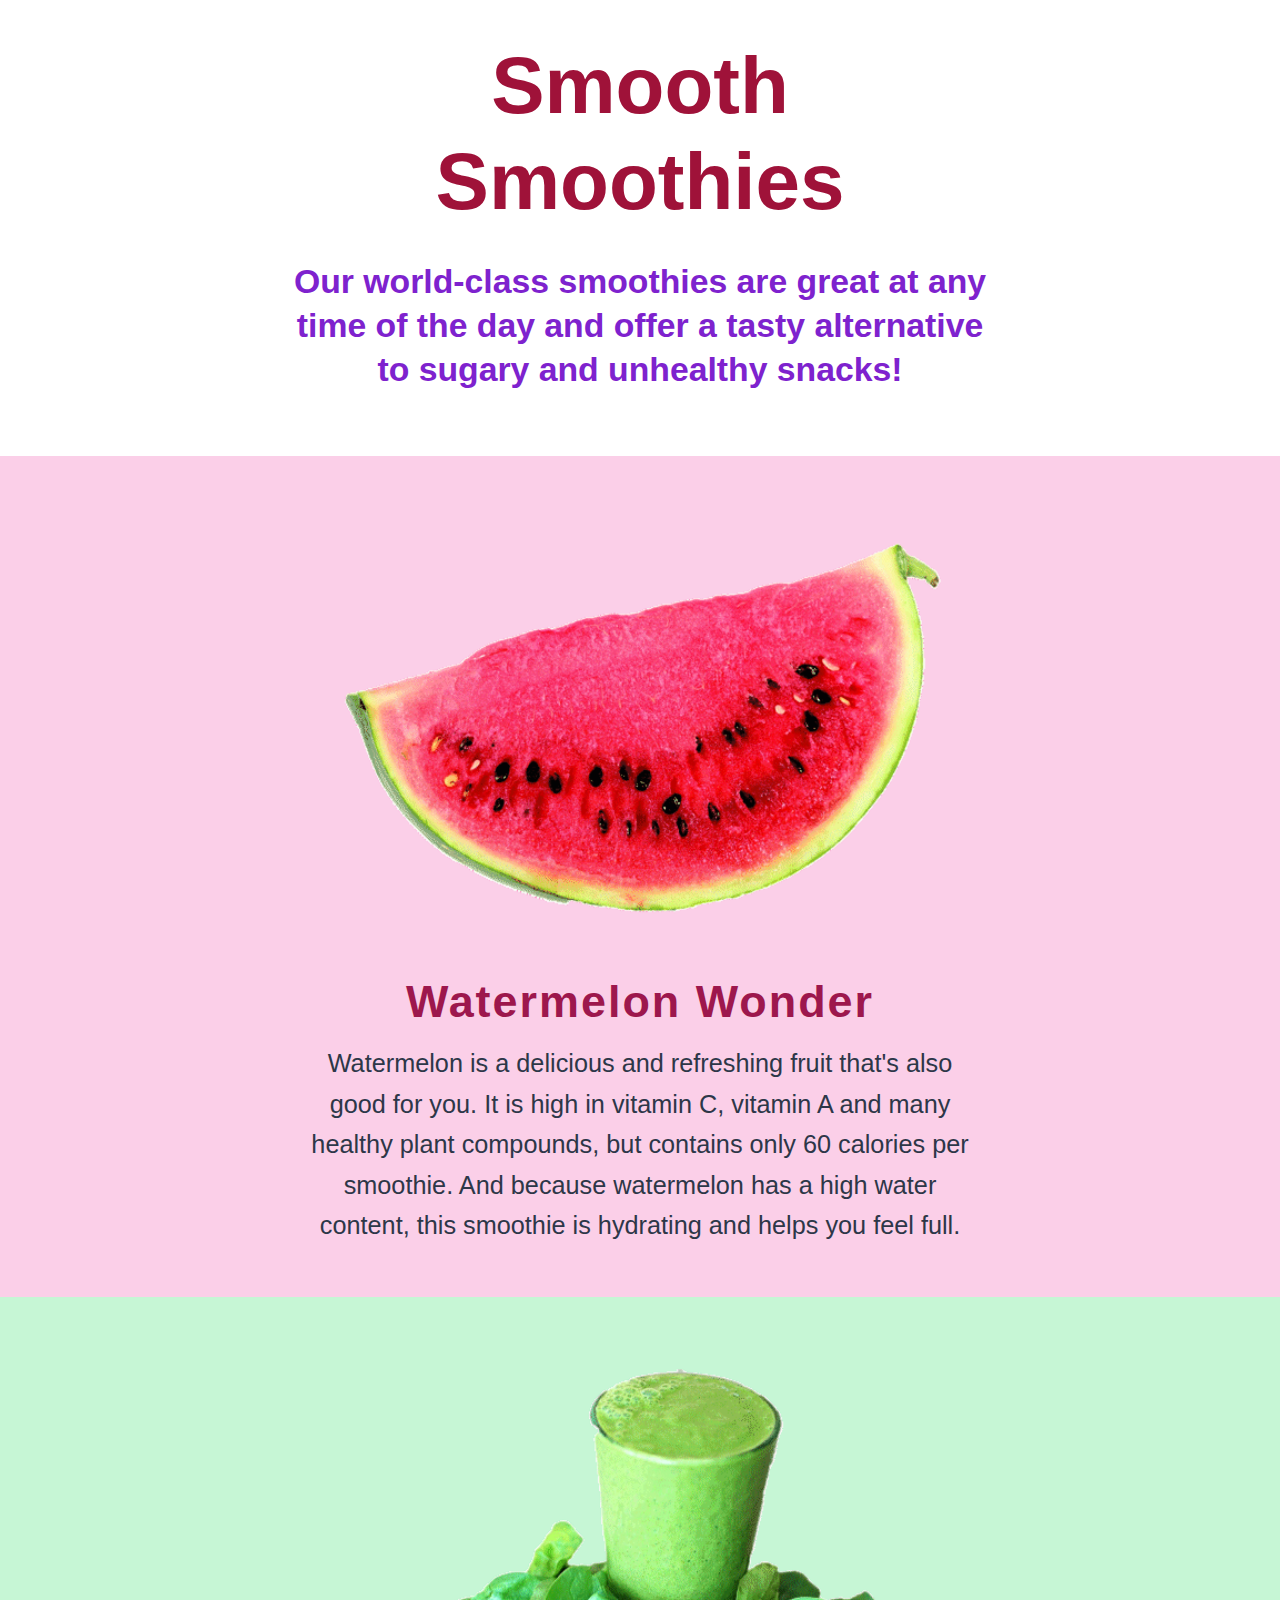
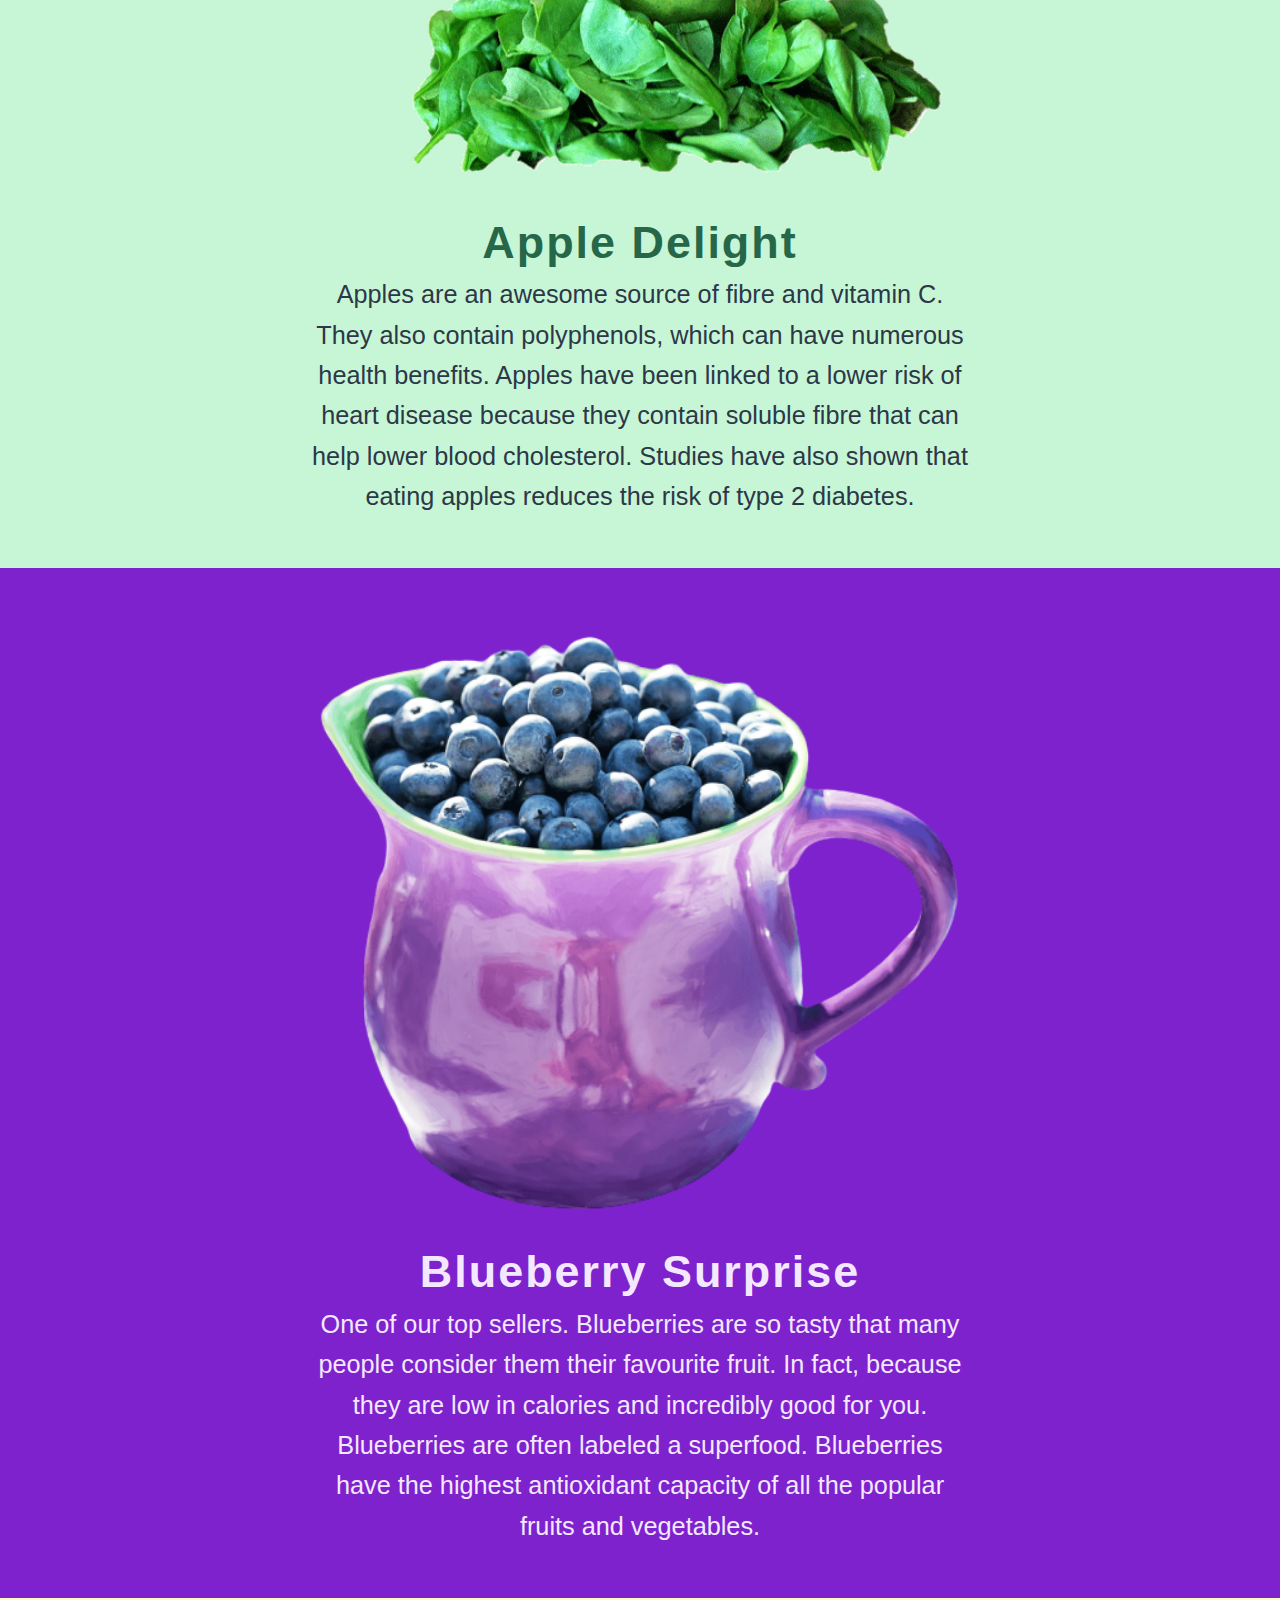
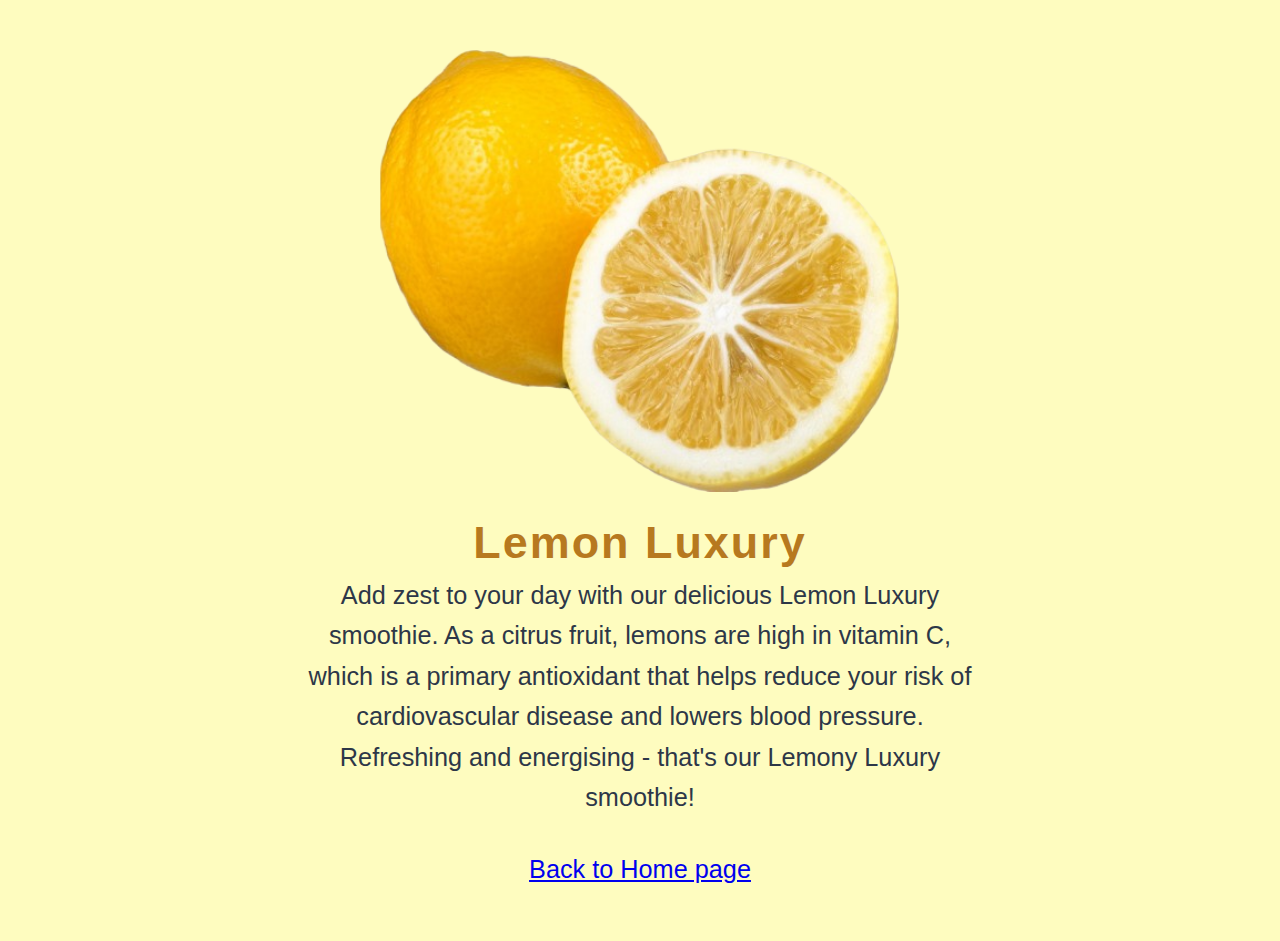
<file: exercises/page-6.html>
<!DOCTYPE html>
<html lang="en">
<head>
  <meta charset="utf-8">
  <meta name="viewport" content="width=device-width, initial-scale=1.0">
  <meta http-equiv="X-UA-Compatible" content="IE=edge">
  
  <title>Smooth Smoothies</title>
  <meta name="description" content="Dublin's finest smoothie store. Offering tasty alternatives to sugary and unhealthy snacks for busy, on-the-go, on-trend professionals.">

  <link rel="stylesheet" href="assets/css/style-6.css">
  
</head>


<body>

<header>
    <h1>Smooth Smoothies</h1>

    <h2>Our world-class smoothies are great at any time of the day and offer a tasty alternative to sugary and unhealthy snacks!</h2>
  

</header>

<main>

  <section class="watermelon">
    <img src="/img/watermelon.png" alt="watermelon">

    <h3>Watermelon Wonder</h3>
    <p>Watermelon is a delicious and refreshing fruit that's also good for you. It is high in vitamin C, vitamin A and many healthy plant compounds, but contains only 60 calories per smoothie. And because watermelon has a high water content, this smoothie is hydrating and helps you feel full.</p>
  </section>

  <section class="apple">
    <img src="/img/apple.png" alt="Apple Delight">

        <h3>Apple Delight</h3>
        <p>Apples are an awesome source of fibre and vitamin C. They also contain polyphenols, which can have numerous health benefits. Apples have been linked to a lower risk of heart disease because they contain soluble fibre that can help lower blood cholesterol. Studies have also shown that eating apples reduces the risk of type 2 diabetes.</p>
    </section>

    <section class="blueberry">
        <img src="/img/blueberry.png" alt="Blueberry Surprise">

        <h3>Blueberry Surprise</h3>
        <p>One of our top sellers. Blueberries are so tasty that many people consider them their favourite fruit. In fact, because they are low in calories and incredibly good for you. Blueberries are often labeled a superfood. Blueberries have the highest antioxidant capacity of all the popular fruits and vegetables.</p>
    </section>

    <section class="lemon">
        <img src="/img/lemons.png" alt="Lemon Luxury">

        <h3>Lemon Luxury</h3>
        <p>Add zest to your day with our delicious Lemon Luxury smoothie. As a citrus fruit, lemons are high in vitamin C, which is a primary antioxidant that helps reduce your risk of cardiovascular disease and lowers blood pressure. Refreshing and energising - that's our Lemony Luxury smoothie!</p>

        <p><a href="../index.html">Back to Home page</a></p>
    </section>

</main>

</body>
</html>
</file>
<file: assets/css/custom.css>
nav.theme-dark, nav.theme-dark ul.links-wrapper.active { background-color: #0f172a }

header.theme-dark   { background-color: #0f172a }

header.theme-dark  h1 { color: var(--sky-400); }

section.theme-dark   { background-color: #0f172a }

footer.theme-dark   { background-color: #0f172a }



header .col-text h2, .col-1 > h3 { line-height: 1.8 }
</file>
<file: portfolio/crypto-wallet/assets/css/custom.css>
/* Add your custom CSS here */

.section-selector-1 { background-color: var(--trend-700) }
.section-selector-1 > .badge span { color: var(--white-000) }
.section-selector-1 > .badge span { background-color: var(--trend-700) }

.section-selector-2 { background-color: var(--trend-800) }

.section-selector-3 { background-color: var(--trend-700) }

.section-selector-2 { background-color: var(--trend-800) }

.section-selector-4.theme-dark { background-color: var(--trend-700) }
.section-selector-4 div[class^='flex-cols-'] div[class^='col-'] figure.icon { color: var(--blue-300) }

.section-selector-1 h2, 
.section-selector-2 h2, 
.section-selector-3 h2, 
.section-selector-4 h2 { font-weight: 400}
</file>
<file: portfolio/smoothies/assets/css/custom.css>
/* Add your custom CSS here */

body { font-family: 'Neucha', cursive}

header h1 { font-size: var(--font-size-xxxl) }
header h2 { font-size: var(--font-size-xxl) }

header h1, header h2 { letter-spacing: -1px }

.section-selector-1 p.bigger-desktop { font-size: var(--font-size-xl) }
.section-selector-1 p.bigger-mobile  { font-size: var(--font-size-lg) }

.cols-2-half .col-2 h2 {
    font-size: var(--font-size-xxl);
}

.cols-2-half .col-2 p {
    font-size: var(--font-size-md);
}

.cols-2-half .col-2 h2,
.cols-2-half .col-2 p { letter-spacing: 1px } 





.section-selector-1 > p { color: var(--purple-800) }

.section-selector-2 { background-color: var(--pink-200) }
.section-selector-2 h2 { color: var(--red-700) }

.section-selector-3 { background-color: var(--green-200) }
.section-selector-3 h2 { color: var(--green-700) }

.section-selector-4 { background-color: var(--purple-800) }
.section-selector-4 h2 { color: var(--white-000) }
.section-selector-4 .col-text p { color: var(--white-000) }

.section-selector-5 { background-color: var(--yellow-200) }
.section-selector-5 h2 { color: var(--yellow-600) }
</file>
<file: assets/css/global.css>
/*  ============= WEB BROWSER RESETS ============ */
* { margin: 0; padding: 0; border: none }
*, *::before, *::after { box-sizing: border-box }
html { height: 100%; font-size: 100%; font: inherit; vertical-align: baseline;
scroll-behavior: smooth; scroll-padding-top: 20px }
body { line-height: 1.5; min-height: 100vh }
@media (max-width: 767px ) { body { text-rendering: optimizeSpeed } }
@media (min-width: 768px ) { body { text-rendering: optimizeLegibility } }
img { width: 100%; height: auto; display: block }
input, button, textarea, select { font: inherit }


/* Desktops/Laptops */
@media (min-width: 768px) { 
    body { padding: 4% 20% } 
}

/* Mobiles */
@media (max-width: 767px) { 
    body { padding: 12% 8% }
 }

body {
    text-align: center;
    font-family: sans-serif;
    background-color: lightgreen;
}

h1 {
    font-size: 78px;
    font-weight: normal;
    letter-spacing: -2px;
    margin-bottom: 12px;
    line-height: 1.2;
}

h2 {
    font-size: 42px;
    letter-spacing: 6px;
    margin-bottom: 48px;
    line-height: 1.2;
}

h3 {
    font-size: 24px;
    margin-top: 48px;
    margin-bottom: 20px;
    line-height: 1.2;
    text-transform: uppercase;
}

p {
    font-size: 20px;
    margin-bottom: 16px;
}

a { color: darkgreen; }
</file>
<file: exercises/assets/css/style-1.css>
/*  ============= WEB BROWSER RESETS ============ */
* { margin: 0; padding: 0; border: none }
*, *::before, *::after { box-sizing: border-box }
html { height: 100%; font-size: 100%; font: inherit; vertical-align: baseline;
scroll-behavior: smooth; scroll-padding-top: 20px }
body { line-height: 1.5; min-height: 100vh }
@media (max-width: 767px ) { body { text-rendering: optimizeSpeed } }
@media (min-width: 768px ) { body { text-rendering: optimizeLegibility } }
img { width: 100%; height: auto; display: block }
input, button, textarea, select { font: inherit }

/* Desktops */
@media (min-width: 768px) {
    body { padding: 4% 20% }
}
                        
/* Mobiles */
@media (max-width: 767px) {
    body { padding: 8% 5% }
}

body { 
    background-color: antiquewhite; 
}

h1 {
    font-size: 84px;
    text-align: center;
    font-weight: normal;
    letter-spacing: -2px;
    margin-bottom: 32px;
    color: brown;
}

h2 {
    color: brown;
    font-size: 36px;
    margin-bottom: 4px;
}

h3 {
    font-size: 24px;
    color: brown;
    margin-bottom: 4px;
}

p {
    font-size: 18px;
    font-family: sans-serif;
    line-height: 1.6;
    margin-bottom: 20px;
}

a { color: brown; }
</file>
<file: exercises/assets/css/style-2.css>
/*  ============= WEB BROWSER RESETS ============ */
* { margin: 0; padding: 0; border: none }
*, *::before, *::after { box-sizing: border-box }
html { height: 100%; font-size: 100%; font: inherit; vertical-align: baseline;
scroll-behavior: smooth; scroll-padding-top: 20px }
body { line-height: 1.5; min-height: 100vh }
@media (max-width: 767px ) { body { text-rendering: optimizeSpeed } }
@media (min-width: 768px ) { body { text-rendering: optimizeLegibility } }
img { width: 100%; height: auto; display: block }
input, button, textarea, select { font: inherit }


/* Desktops */
@media (min-width: 768px) {
    body { padding: 4% 20% }
}
                        
/* Mobiles */
@media (max-width: 767px) {
    body { padding: 8% 5% }
}

body { background-color: purple; }


/* ================= ENDS ================ */

h1 {
    font-size: 84px;
    margin-bottom: 64px;
    text-align: center;
    font-weight: normal;
    letter-spacing: 4px;
    color: white;
}

h2 {
    font-size: 28px;
    margin-bottom: 4px;
    margin-top: 54px;
    text-transform: uppercase;
    color: white;
}

p {
    font-size: 20px;
    font-family: sans-serif;
    line-height: 1.6;
    margin-bottom: 20px;
    color: white;
}

a { color: white}
</file>
<file: exercises/assets/css/style-3.css>
/*  ============= WEB BROWSER RESETS ============ */
* { margin: 0; padding: 0; border: none }
*, *::before, *::after { box-sizing: border-box }
html { height: 100%; font-size: 100%; font: inherit; vertical-align: baseline;
scroll-behavior: smooth; scroll-padding-top: 20px }
body { line-height: 1.5; min-height: 100vh }
@media (max-width: 767px ) { body { text-rendering: optimizeSpeed } }
@media (min-width: 768px ) { body { text-rendering: optimizeLegibility } }
img { width: 100%; height: auto; display: block }
input, button, textarea, select { font: inherit }


/* === CUSTOM PROPERTIES === */
:root {

    /* Color variables */
    --black-000: #000000;
    --white-000: #ffffff;
    --trans-000: transparent;

    --slate-050: #ECEFF1;
    --slate-100: #CFD8DC;
    --slate-200: #B0BEC5;
    --slate-300: #90A4AE;
    --slate-400: #78909C;
    --slate-500: #607D8B;
    --slate-600: #546E7A;
    --slate-700: #455A64;
    --slate-800: #37474F;
    --slate-900: #263238;

    --gray-050: #F9FAFB;
    --gray-100: #f7fafc;
    --gray-200: #edf2f7;
    --gray-300: #e2e8f0;
    --gray-400: #cbd5e0;
    --gray-500: #a0aec0;
    --gray-600: #718096;
    --gray-700: #4a5568;
    --gray-800: #2d3748;
    --gray-900: #1a202c;

    --red-050: #FEF2F2;
    --red-100: #fff5f5;
    --red-200: #fed7d7;
    --red-300: #feb2b2;
    --red-400: #fc8181;
    --red-500: #f56565;
    --red-600: #e53e3e;
    --red-700: #c53030;
    --red-800: #9b2c2c;
    --red-900: #742a2a;

    --orange-050: #FFF7ED;
    --orange-100: #fffaf0;
    --orange-200: #feebc8;
    --orange-300: #fbd38d;
    --orange-400: #f6ad55;
    --orange-500: #ed8936;
    --orange-600: #dd6b20;
    --orange-700: #c05621;
    --orange-800: #9c4221;
    --orange-900: #7b341e;

    --amber-050: #FFFBEB;
    --amber-100: #FEF3C7;
    --amber-200: #FDE68A;
    --amber-300: #FCD34D;
    --amber-400: #FBBF24;
    --amber-500: #F59E0B;
    --amber-600: #D97706;
    --amber-700: #B45309;
    --amber-800: #92400E;
    --amber-900: #78350F;

    --yellow-050: #FEFCE8;
    --yellow-100: #fffff0;
    --yellow-200: #fefcbf;
    --yellow-300: #faf089;
    --yellow-400: #f6e05e;
    --yellow-500: #ecc94b;
    --yellow-600: #d69e2e;
    --yellow-700: #b7791f;
    --yellow-800: #975a16;
    --yellow-900: #744210;

    --lime-050: #F7FEE7;
    --lime-100: #ECFCCB;
    --lime-200: #D9F99D;
    --lime-300: #BEF264;
    --lime-400: #A3E635;
    --lime-500: #84CC16;
    --lime-600: #65A30D;
    --lime-700: #4D7C0F;
    --lime-800: #3F6212;
    --lime-900: #365314;

    --green-050: #F0FDF4;
    --green-100: #f0fff4;
    --green-200: #c6f6d5;
    --green-300: #9ae6b4;
    --green-400: #14f195;
    --green-500: #48bb78;
    --green-600: #38a169;
    --green-700: #2f855a;
    --green-800: #276749;
    --green-900: #22543d;

    --teal-050: #F0FDFA;
    --teal-100: #CCFBF1;
    --teal-200: #99F6E4;
    --teal-300: #5EEAD4;
    --teal-400: #2DD4BF;
    --teal-500: #14B8A6;
    --teal-600: #0D9488;
    --teal-700: #0F766E;
    --teal-800: #115E59;
    --teal-900: #134E4A;

    --cyan-050: #ECFEFF;
    --cyan-100: #CFFAFE;
    --cyan-200: #A5F3FC;
    --cyan-300: #67E8F9;
    --cyan-400: #22D3EE;
    --cyan-500: #06B6D4;
    --cyan-600: #0891B2;
    --cyan-700: #0E7490;
    --cyan-800: #155E75;
    --cyan-900: #164E63;

    --sky-050: #F0F9FF;
    --sky-100: #E0F2FE;
    --sky-200: #BAE6FD;
    --sky-300: #7DD3FC;
    --sky-400: #38BDF8;
    --sky-500: #0EA5E9;
    --sky-600: #0284C7;
    --sky-700: #0369A1;
    --sky-800: #075985;
    --sky-900: #0C4A6E;

    --blue-050: #EFF6FF;
    --blue-100: #DBEAFE;
    --blue-200: #BFDBFE;
    --blue-300: #93C5FD;
    --blue-400: #60A5FA;
    --blue-500: #3B82F6;
    --blue-600: #2563EB;
    --blue-700: #1D4ED8;
    --blue-800: #1E40AF;
    --blue-900: #1E3A8A;

    --indigo-050: #EEF2FF;
    --indigo-100: #E0E7FF;
    --indigo-200: #C7D2FE;
    --indigo-300: #A5B4FC;
    --indigo-400: #818CF8;
    --indigo-500: #6366F1;
    --indigo-600: #4F46E5;
    --indigo-700: #4338CA;
    --indigo-800: #3730A3;
    --indigo-900: #312E81;

    --purple-050: #FAF5FF;
    --purple-100: #F3E8FF;
    --purple-200: #E9D5FF;
    --purple-300: #D8B4FE;
    --purple-400: #C084FC;
    --purple-500: #A855F7;
    --purple-600: #9333EA;
    --purple-700: #7E22CE;
    --purple-800: #6B21A8;
    --purple-900: #581C87;

    --fuchsia-050: #FDF4FF;
    --fuchsia-100: #FAE8FF;
    --fuchsia-200: #F5D0FE;
    --fuchsia-300: #F0ABFC;
    --fuchsia-400: #E879F9;
    --fuchsia-500: #D946EF;
    --fuchsia-600: #C026D3;
    --fuchsia-700: #A21CAF;
    --fuchsia-800: #86198F;
    --fuchsia-900: #701A75;

    --pink-050: #FDF2F8;
    --pink-100: #FCE7F3;
    --pink-200: #FBCFE8;
    --pink-300: #F9A8D4;
    --pink-400: #F472B6;
    --pink-500: #EC4899;
    --pink-600: #DB2777;
    --pink-700: #BE185D;
    --pink-800: #9D174D;
    --pink-900: #831843;

    --rose-050: #FFF1F2;
    --rose-100: #FFE4E6;
    --rose-200: #FECDD3;
    --rose-300: #FDA4AF;
    --rose-400: #FB7185;
    --rose-500: #F43F5E;
    --rose-600: #E11D48;
    --rose-700: #BE123C;
    --rose-800: #9F1239;
    --rose-900: #881337;

    --brown-050: #EFEBE9;
    --brown-100: #D7CCC8;
    --brown-200: #BCAAA4;
    --brown-300: #A1887F;
    --brown-400: #8D6E63;
    --brown-500: #795548;
    --brown-600: #6D4C41;
    --brown-700: #5D4037;
    --brown-800: #4E342E;
    --brown-900: #3E2723;

    --trend-050: #fff4d9;
    --trend-100: #fdd0bb;
    --trend-200: #fea8b3;
    --trend-300: #d4eee6;
    --trend-400: #bde5fe;
    --trend-500: #0000fe;
    --trend-600: #400c3e;
    --trend-700: #2c4763;
    --trend-800: #1f364d;
    --trend-900: #0e2439;


    /* Alternatives to default sans-serif font-family */
    --font-sans: -apple-system, system-ui, BlinkMacSystemFont, Segoe UI, Roboto, Helvetica Neue, Fira Sans, Ubuntu, Oxygen, Oxygen Sans, Cantarell, Droid Sans, Apple Color Emoji, Segoe UI Emoji, Segoe UI Emoji, Segoe UI Symbol, Lucida Grande, Helvetica, Arial, sans-serif;

    /* Alternatives to default serif font-family */
    --font-serif: Cambria, "Hoefler Text", Utopia, "Liberation Serif", "Nimbus Roman No9 L Regular", Times, "Times New Roman", serif;

    /* Alternatives to default monospace font font-family */
    --font-monospace: Menlo, Monaco, Consolas, "Liberation Mono", "Courier New", monospace;

    --global-font: var(--font-serif);

    --fs-sm: clamp(0.8rem, 0.17vi + 0.76rem, 0.89rem);
    --fs-base: clamp(1rem, 0.34vi + 0.91rem, 1.19rem);
    --fs-md: clamp(1.25rem, 0.61vi + 1.1rem, 1.58rem);
    --fs-lg: clamp(1.56rem, 1vi + 1.31rem, 2.11rem);
    --fs-xl: clamp(1.95rem, 1.56vi + 1.56rem, 2.81rem);
    --fs-xxl: clamp(2.44rem, 2.38vi + 1.85rem, 3.75rem);
    --fs-xxxl: clamp(3.05rem, 3.54vi + 2.17rem, 5rem);

}

body {
    font-family: var(--global-font);
    background-color: lightblue;

}


/* Desktops */
@media (min-width: 768px) {
    section { padding: 4% 20% }
}
                        
/* Mobiles */
@media (max-width: 767px) {
    section { padding: 8% 5% }
}

h2 {
    font-size: var(--fs-xxl);
    margin-bottom: 4px;
    color: blue;
}

h3 {
    font-size: var(--fs-lg);
    margin-bottom: 4px;
}

p {
    font-size: var(--fs-md);
    margin-bottom: 16px;
}

a {color: blue}

.section-1 {background-color: var(--trend-200)}

.section-2 {background-color: var(--sky-200)}

.section-3 {background-color:  var(--lime-300)}

.section-4 {background-color:  var(--trend-700)}

.section-4 h2, .section-4 p {color: white;} 

.section-5 {background:  var(--purple-300)}

.section-6 {background:  var(--trend-200)}
</file>
<file: exercises/assets/css/style-4.css>
/*  ============= WEB BROWSER RESETS ============ */
* { margin: 0; padding: 0; border: none }
*, *::before, *::after { box-sizing: border-box }
html { height: 100%; font-size: 100%; font: inherit; vertical-align: baseline;
scroll-behavior: smooth; scroll-padding-top: 20px }
body { line-height: 1.5; min-height: 100vh }
img { width: 100%; height: auto; display: block }
input, button, textarea, select { font: inherit }
@media (max-width: 767px ) { body { text-rendering: optimizeSpeed } }
@media (min-width: 768px ) { body { text-rendering: optimizeLegibility } }

/* ============ CUSTOM PROPERTIES ============  */

:root {
 
    /* Color variables */
    --black-000: #000000;
    --white-000: #ffffff;
    --trans-000: transparent;

    --slate-050: #ECEFF1;
    --slate-100: #CFD8DC;
    --slate-200: #B0BEC5;
    --slate-300: #90A4AE;
    --slate-400: #78909C;
    --slate-500: #607D8B;
    --slate-600: #546E7A;
    --slate-700: #455A64;
    --slate-800: #37474F;
    --slate-900: #263238;

    --gray-050: #F9FAFB;
    --gray-100: #f7fafc;
    --gray-200: #edf2f7;
    --gray-300: #e2e8f0;
    --gray-400: #cbd5e0;
    --gray-500: #a0aec0;
    --gray-600: #718096;
    --gray-700: #4a5568;
    --gray-800: #2d3748;
    --gray-900: #1a202c;

    --red-050: #FEF2F2;
    --red-100: #fff5f5;
    --red-200: #fed7d7;
    --red-300: #feb2b2;
    --red-400: #fc8181;
    --red-500: #f56565;
    --red-600: #e53e3e;
    --red-700: #c53030;
    --red-800: #9b2c2c;
    --red-900: #742a2a;

    --orange-050: #FFF7ED;
    --orange-100: #fffaf0;
    --orange-200: #feebc8;
    --orange-300: #fbd38d;
    --orange-400: #f6ad55;
    --orange-500: #ed8936;
    --orange-600: #dd6b20;
    --orange-700: #c05621;
    --orange-800: #9c4221;
    --orange-900: #7b341e;

    --amber-050: #FFFBEB;
    --amber-100: #FEF3C7;
    --amber-200: #FDE68A;
    --amber-300: #FCD34D;
    --amber-400: #FBBF24;
    --amber-500: #F59E0B;
    --amber-600: #D97706;
    --amber-700: #B45309;
    --amber-800: #92400E;
    --amber-900: #78350F;

    --yellow-050: #FEFCE8;
    --yellow-100: #fffff0;
    --yellow-200: #fefcbf;
    --yellow-300: #faf089;
    --yellow-400: #f6e05e;
    --yellow-500: #ecc94b;
    --yellow-600: #d69e2e;
    --yellow-700: #b7791f;
    --yellow-800: #975a16;
    --yellow-900: #744210;

    --lime-050: #F7FEE7;
    --lime-100: #ECFCCB;
    --lime-200: #D9F99D;
    --lime-300: #BEF264;
    --lime-400: #A3E635;
    --lime-500: #84CC16;
    --lime-600: #65A30D;
    --lime-700: #4D7C0F;
    --lime-800: #3F6212;
    --lime-900: #365314;

    --green-050: #F0FDF4;
    --green-100: #f0fff4;
    --green-200: #c6f6d5;
    --green-300: #9ae6b4;
    --green-400: #14f195;
    --green-500: #48bb78;
    --green-600: #38a169;
    --green-700: #2f855a;
    --green-800: #276749;
    --green-900: #22543d;

    --teal-050: #F0FDFA;
    --teal-100: #CCFBF1;
    --teal-200: #99F6E4;
    --teal-300: #5EEAD4;
    --teal-400: #2DD4BF;
    --teal-500: #14B8A6;
    --teal-600: #0D9488;
    --teal-700: #0F766E;
    --teal-800: #115E59;
    --teal-900: #134E4A;

    --cyan-050: #ECFEFF;
    --cyan-100: #CFFAFE;
    --cyan-200: #A5F3FC;
    --cyan-300: #67E8F9;
    --cyan-400: #22D3EE;
    --cyan-500: #06B6D4;
    --cyan-600: #0891B2;
    --cyan-700: #0E7490;
    --cyan-800: #155E75;
    --cyan-900: #164E63;

    --sky-050: #F0F9FF;
    --sky-100: #E0F2FE;
    --sky-200: #BAE6FD;
    --sky-300: #7DD3FC;
    --sky-400: #38BDF8;
    --sky-500: #0EA5E9;
    --sky-600: #0284C7;
    --sky-700: #0369A1;
    --sky-800: #075985;
    --sky-900: #0C4A6E;

    --blue-050: #EFF6FF;
    --blue-100: #DBEAFE;
    --blue-200: #BFDBFE;
    --blue-300: #93C5FD;
    --blue-400: #60A5FA;
    --blue-500: #3B82F6;
    --blue-600: #2563EB;
    --blue-700: #1D4ED8;
    --blue-800: #1E40AF;
    --blue-900: #1E3A8A;

    --indigo-050: #EEF2FF;
    --indigo-100: #E0E7FF;
    --indigo-200: #C7D2FE;
    --indigo-300: #A5B4FC;
    --indigo-400: #818CF8;
    --indigo-500: #6366F1;
    --indigo-600: #4F46E5;
    --indigo-700: #4338CA;
    --indigo-800: #3730A3;
    --indigo-900: #312E81;

    --purple-050: #FAF5FF;
    --purple-100: #F3E8FF;
    --purple-200: #E9D5FF;
    --purple-300: #D8B4FE;
    --purple-400: #C084FC;
    --purple-500: #A855F7;
    --purple-600: #9333EA;
    --purple-700: #7E22CE;
    --purple-800: #6B21A8;
    --purple-900: #581C87;

    --fuchsia-050: #FDF4FF;
    --fuchsia-100: #FAE8FF;
    --fuchsia-200: #F5D0FE;
    --fuchsia-300: #F0ABFC;
    --fuchsia-400: #E879F9;
    --fuchsia-500: #D946EF;
    --fuchsia-600: #C026D3;
    --fuchsia-700: #A21CAF;
    --fuchsia-800: #86198F;
    --fuchsia-900: #701A75;

    --pink-050: #FDF2F8;
    --pink-100: #FCE7F3;
    --pink-200: #FBCFE8;
    --pink-300: #F9A8D4;
    --pink-400: #F472B6;
    --pink-500: #EC4899;
    --pink-600: #DB2777;
    --pink-700: #BE185D;
    --pink-800: #9D174D;
    --pink-900: #831843;

    --rose-050: #FFF1F2;
    --rose-100: #FFE4E6;
    --rose-200: #FECDD3;
    --rose-300: #FDA4AF;
    --rose-400: #FB7185;
    --rose-500: #F43F5E;
    --rose-600: #E11D48;
    --rose-700: #BE123C;
    --rose-800: #9F1239;
    --rose-900: #881337;

    --brown-050: #EFEBE9;
    --brown-100: #D7CCC8;
    --brown-200: #BCAAA4;
    --brown-300: #A1887F;
    --brown-400: #8D6E63;
    --brown-500: #795548;
    --brown-600: #6D4C41;
    --brown-700: #5D4037;
    --brown-800: #4E342E;
    --brown-900: #3E2723;

    --trend-050: #fff4d9;
    --trend-100: #fdd0bb;
    --trend-200: #fea8b3;
    --trend-300: #d4eee6;
    --trend-400: #bde5fe;
    --trend-500: #0000fe;
    --trend-600: #400c3e;
    --trend-700: #2c4763;
    --trend-800: #1f364d;
    --trend-900: #0e2439;

    /* Alternatives to default sans-serif font-family */
    --font-sans: -apple-system, system-ui, BlinkMacSystemFont, Segoe UI, Roboto, Helvetica Neue, Fira Sans, Ubuntu, Oxygen, Oxygen Sans, Cantarell, Droid Sans, Apple Color Emoji, Segoe UI Emoji, Segoe UI Emoji, Segoe UI Symbol, Lucida Grande, Helvetica, Arial, sans-serif;

    /* Alternatives to default serif font-family */
    --font-serif: Cambria, "Hoefler Text", Utopia, "Liberation Serif", "Nimbus Roman No9 L Regular", Times, "Times New Roman", serif;

    /* Alternatives to default monospace font font-family */
    --font-monospace: Menlo, Monaco, Consolas, "Liberation Mono", "Courier New", monospace;

    --global-font: var(--font-serif);
    
    /* Fluid font sizes */
    --fs-sm: clamp(0.8rem, 0.17vi + 0.76rem, 0.89rem);
    --fs-base: clamp(1rem, 0.34vi + 0.91rem, 1.19rem);
    --fs-md: clamp(1.25rem, 0.61vi + 1.1rem, 1.58rem);
    --fs-lg: clamp(1.56rem, 1vi + 1.31rem, 2.11rem);
    --fs-xl: clamp(1.95rem, 1.56vi + 1.56rem, 2.81rem);
    --fs-xxl: clamp(2.44rem, 2.38vi + 1.85rem, 3.75rem);
    --fs-xxxl: clamp(3.05rem, 3.54vi + 2.17rem, 5rem);

}




/* ================= ENDS ================ */

/* Web page */
body { 
    font-family: var(--global-font);
}

/* HEADER */
header { 
    display: flex; flex-direction: column; justify-content: space-around;
    align-items: center; padding: 20px 0; background-color: var(--yellow-500);
    margin-left:auto; margin-right:auto; width: 100%;
    background-color: var(--blue-800);
}

@media (min-width: 1025px) { header { padding: 4% 20% } }
@media (min-width: 768px) and (max-width: 1024px) { header { padding: 5% 20% } }
@media (max-width: 767px) { header { padding: 32px 9% 32px 9% } }

/* Main heading */
header h1 {
    font-size: var(--fs-xxxl);
    line-height: 1.1;
    font-weight: normal;
    color: var(--blue-800);
    letter-spacing: -1px;
    text-align: center;
    margin-top: -12px;
    margin-bottom: 32px;
    color:#fff
}

/* Small heading */
header h2 {
    font-size: var(--fs-lg);
    color: var(--blue-800);
    line-height: 1.4;
    text-align: center;
    color:var(--yellow-100);
    font-weight: 400;
}

header *:last-child { margin-bottom: 0 !important }


/* SECTIONS */
section { background-color: var(--yellow-200); }

/* Padding around content */
@media (min-width: 1025px) { section { padding: 4% 24% } }
@media (min-width: 768px) and (max-width: 1024px) { section { padding: 5% 20% } }
@media (max-width: 767px) { section { padding: 32px 9% 32px 9% } }

section *:last-child { margin-bottom: 0 !important }

section h3:nth-child(1) { margin-top: 0 }

@media  (max-width: 767px) {
    section h3:nth-child(1) { margin-top: 1px }
}

/* Smaller headings */
h3 {
    font-size: var(--fs-xl);
    color: #000;
    letter-spacing:-1px;
    margin-top: 40px;
    margin-bottom: 2px;
    line-height: 1.2;
}

/* Text paragraphs */
p {
    font-size: var(--fs-md);
    color: var(--slate-800);
    line-height: 1.6;
    margin-top: 0;
    margin-bottom: 16px;
    font-weight: 400
}

img {
    margin-bottom: 42px;
    box-shadow: 8px 10px 8px #888;
}

.video-container {
    position: relative;
    width: 100%;
    aspect-ratio: 16 / 9;
    margin-bottom: 32px;
}
                      
.video-container iframe {
    position: absolute;
    width: 100%;
    height: 100%;
}
</file>
<file: exercises/assets/css/style-5.css>
/*  ============= WEB BROWSER RESETS ============ */
* { margin: 0; padding: 0; border: none }
*, *::before, *::after { box-sizing: border-box }
html { height: 100%; font-size: 100%; font: inherit; vertical-align: baseline;
scroll-behavior: smooth; scroll-padding-top: 20px }
body { line-height: 1.5; min-height: 100vh }
img { width: 100%; height: auto; display: block }
input, button, textarea, select { font: inherit }
@media (max-width: 767px ) { body { text-rendering: optimizeSpeed } }
@media (min-width: 768px ) { body { text-rendering: optimizeLegibility } }

/* ============ CUSTOM PROPERTIES ============  */

:root {

    /* Color variables */
    --black-000: #000000;
    --white-000: #ffffff;
    --trans-000: transparent;

    --slate-050: #ECEFF1;
    --slate-100: #CFD8DC;
    --slate-200: #B0BEC5;
    --slate-300: #90A4AE;
    --slate-400: #78909C;
    --slate-500: #607D8B;
    --slate-600: #546E7A;
    --slate-700: #455A64;
    --slate-800: #37474F;
    --slate-900: #263238;

    --gray-050: #F9FAFB;
    --gray-100: #f7fafc;
    --gray-200: #edf2f7;
    --gray-300: #e2e8f0;
    --gray-400: #cbd5e0;
    --gray-500: #a0aec0;
    --gray-600: #718096;
    --gray-700: #4a5568;
    --gray-800: #2d3748;
    --gray-900: #1a202c;

    --red-050: #FEF2F2;
    --red-100: #fff5f5;
    --red-200: #fed7d7;
    --red-300: #feb2b2;
    --red-400: #fc8181;
    --red-500: #f56565;
    --red-600: #e53e3e;
    --red-700: #c53030;
    --red-800: #9b2c2c;
    --red-900: #742a2a;

    --orange-050: #FFF7ED;
    --orange-100: #fffaf0;
    --orange-200: #feebc8;
    --orange-300: #fbd38d;
    --orange-400: #f6ad55;
    --orange-500: #ed8936;
    --orange-600: #dd6b20;
    --orange-700: #c05621;
    --orange-800: #9c4221;
    --orange-900: #7b341e;

    --amber-050: #FFFBEB;
    --amber-100: #FEF3C7;
    --amber-200: #FDE68A;
    --amber-300: #FCD34D;
    --amber-400: #FBBF24;
    --amber-500: #F59E0B;
    --amber-600: #D97706;
    --amber-700: #B45309;
    --amber-800: #92400E;
    --amber-900: #78350F;

    --yellow-050: #FEFCE8;
    --yellow-100: #fffff0;
    --yellow-200: #fefcbf;
    --yellow-300: #faf089;
    --yellow-400: #f6e05e;
    --yellow-500: #ecc94b;
    --yellow-600: #d69e2e;
    --yellow-700: #b7791f;
    --yellow-800: #975a16;
    --yellow-900: #744210;

    --lime-050: #F7FEE7;
    --lime-100: #ECFCCB;
    --lime-200: #D9F99D;
    --lime-300: #BEF264;
    --lime-400: #A3E635;
    --lime-500: #84CC16;
    --lime-600: #65A30D;
    --lime-700: #4D7C0F;
    --lime-800: #3F6212;
    --lime-900: #365314;

    --green-050: #F0FDF4;
    --green-100: #f0fff4;
    --green-200: #c6f6d5;
    --green-300: #9ae6b4;
    --green-400: #14f195;
    --green-500: #48bb78;
    --green-600: #38a169;
    --green-700: #2f855a;
    --green-800: #276749;
    --green-900: #22543d;

    --teal-050: #F0FDFA;
    --teal-100: #CCFBF1;
    --teal-200: #99F6E4;
    --teal-300: #5EEAD4;
    --teal-400: #2DD4BF;
    --teal-500: #14B8A6;
    --teal-600: #0D9488;
    --teal-700: #0F766E;
    --teal-800: #115E59;
    --teal-900: #134E4A;

    --cyan-050: #ECFEFF;
    --cyan-100: #CFFAFE;
    --cyan-200: #A5F3FC;
    --cyan-300: #67E8F9;
    --cyan-400: #22D3EE;
    --cyan-500: #06B6D4;
    --cyan-600: #0891B2;
    --cyan-700: #0E7490;
    --cyan-800: #155E75;
    --cyan-900: #164E63;

    --sky-050: #F0F9FF;
    --sky-100: #E0F2FE;
    --sky-200: #BAE6FD;
    --sky-300: #7DD3FC;
    --sky-400: #38BDF8;
    --sky-500: #0EA5E9;
    --sky-600: #0284C7;
    --sky-700: #0369A1;
    --sky-800: #075985;
    --sky-900: #0C4A6E;

    --blue-050: #EFF6FF;
    --blue-100: #DBEAFE;
    --blue-200: #BFDBFE;
    --blue-300: #93C5FD;
    --blue-400: #60A5FA;
    --blue-500: #3B82F6;
    --blue-600: #2563EB;
    --blue-700: #1D4ED8;
    --blue-800: #1E40AF;
    --blue-900: #1E3A8A;

    --indigo-050: #EEF2FF;
    --indigo-100: #E0E7FF;
    --indigo-200: #C7D2FE;
    --indigo-300: #A5B4FC;
    --indigo-400: #818CF8;
    --indigo-500: #6366F1;
    --indigo-600: #4F46E5;
    --indigo-700: #4338CA;
    --indigo-800: #3730A3;
    --indigo-900: #312E81;

    --purple-050: #FAF5FF;
    --purple-100: #F3E8FF;
    --purple-200: #E9D5FF;
    --purple-300: #D8B4FE;
    --purple-400: #C084FC;
    --purple-500: #A855F7;
    --purple-600: #9333EA;
    --purple-700: #7E22CE;
    --purple-800: #6B21A8;
    --purple-900: #581C87;

    --fuchsia-050: #FDF4FF;
    --fuchsia-100: #FAE8FF;
    --fuchsia-200: #F5D0FE;
    --fuchsia-300: #F0ABFC;
    --fuchsia-400: #E879F9;
    --fuchsia-500: #D946EF;
    --fuchsia-600: #C026D3;
    --fuchsia-700: #A21CAF;
    --fuchsia-800: #86198F;
    --fuchsia-900: #701A75;

    --pink-050: #FDF2F8;
    --pink-100: #FCE7F3;
    --pink-200: #FBCFE8;
    --pink-300: #F9A8D4;
    --pink-400: #F472B6;
    --pink-500: #EC4899;
    --pink-600: #DB2777;
    --pink-700: #BE185D;
    --pink-800: #9D174D;
    --pink-900: #831843;

    --rose-050: #FFF1F2;
    --rose-100: #FFE4E6;
    --rose-200: #FECDD3;
    --rose-300: #FDA4AF;
    --rose-400: #FB7185;
    --rose-500: #F43F5E;
    --rose-600: #E11D48;
    --rose-700: #BE123C;
    --rose-800: #9F1239;
    --rose-900: #881337;

    --brown-050: #EFEBE9;
    --brown-100: #D7CCC8;
    --brown-200: #BCAAA4;
    --brown-300: #A1887F;
    --brown-400: #8D6E63;
    --brown-500: #795548;
    --brown-600: #6D4C41;
    --brown-700: #5D4037;
    --brown-800: #4E342E;
    --brown-900: #3E2723;

    --trend-050: #fff4d9;
    --trend-100: #fdd0bb;
    --trend-200: #fea8b3;
    --trend-300: #d4eee6;
    --trend-400: #bde5fe;
    --trend-500: #0000fe;
    --trend-600: #400c3e;
    --trend-700: #2c4763;
    --trend-800: #1f364d;
    --trend-900: #0e2439;

    /* Alternatives to default sans-serif font-family */
    --font-sans: -apple-system, system-ui, BlinkMacSystemFont, Segoe UI, Roboto, Helvetica Neue, Fira Sans, Ubuntu, Oxygen, Oxygen Sans, Cantarell, Droid Sans, Apple Color Emoji, Segoe UI Emoji, Segoe UI Emoji, Segoe UI Symbol, Lucida Grande, Helvetica, Arial, sans-serif;

    /* Alternatives to default serif font-family */
    --font-serif: Cambria, "Hoefler Text", Utopia, "Liberation Serif", "Nimbus Roman No9 L Regular", Times, "Times New Roman", serif;

    /* Alternatives to default monospace font font-family */
    --font-monospace: Menlo, Monaco, Consolas, "Liberation Mono", "Courier New", monospace;

    --global-font: var(--font-sans);
    
    /* Fluid font sizes */
    --fs-sm: clamp(0.8rem, 0.17vi + 0.76rem, 0.89rem);
    --fs-base: clamp(1rem, 0.34vi + 0.91rem, 1.19rem);
    --fs-md: clamp(1.25rem, 0.61vi + 1.1rem, 1.58rem);
    --fs-lg: clamp(1.56rem, 1vi + 1.31rem, 2.11rem);
    --fs-xl: clamp(1.95rem, 1.56vi + 1.56rem, 2.81rem);
    --fs-xxl: clamp(2.44rem, 2.38vi + 1.85rem, 3.75rem);
    --fs-xxxl: clamp(3.05rem, 3.54vi + 2.17rem, 5rem);

}

/* ================= ENDS ================ */

/* Web page */
body { 
    font-family: var(--global-font);
}

/* HEADER */
header { 
    display: flex; flex-direction: column; justify-content: space-around;
    align-items: center; padding: 20px 0; background-color: var(--green-300);
    margin-left:auto; margin-right:auto; width: 100%;
}

@media (min-width: 1025px) { header { padding: 3% 22% 5% 22% } }
@media (min-width: 768px) and (max-width: 1024px) { header { padding: 5% 20% } }
@media (max-width: 767px) { header { padding: 32px 9% 32px 9% } }

header *:last-child { margin-bottom: 0 !important }

/* Main heading */
h1 {
	font-weight: bold;
    font-size: var(--fs-xxl);
    line-height: 1.1;    
    margin-bottom: 30px;
    text-align: center;
    letter-spacing: -2px
}

header p { 
    font-size: var(--fs-md);
    color: var(--green-900) ;
    text-align: center;
    font-weight:bold
}

/* SECTIONS */
section { background-color: var(--green-200) }

/* Padding around content */
@media (min-width: 1025px) { section { padding: 4% 24% } }
@media (min-width: 768px) and (max-width: 1024px) { section { padding: 5% 20% } }
@media (max-width: 767px) { section { padding: 32px 9% 32px 9% } }

h1, h2, h2 { color: var(--green-700) }

section *:last-child { margin-bottom: 0 !important }

/* Small headings */
h2 {
    font-weight: bold;
    font-size: var(--fs-xl);
    line-height: 1.2;    
    margin-top: 42px;
    margin-bottom: 4px;
}

section h2:nth-child(1) { margin-top: 0 }

/* Text paragraphs */
p {
    font-size: calc(var(--fs-base)* 1.1);
    color: #000;
    line-height: 1.6;
    margin-bottom: 20px;
}

img {
    margin-bottom: 24px;
    border-radius: 15px;
}
</file>
<file: exercises/assets/css/style-6.css>
/*  ============= WEB BROWSER RESETS ============ */
* { margin: 0; padding: 0; border: none }
*, *::before, *::after { box-sizing: border-box }
html { height: 100%; font-size: 100%; font: inherit; vertical-align: baseline;
scroll-behavior: smooth; scroll-padding-top: 20px }
body { line-height: 1.5; min-height: 100vh }
img { width: 100%; height: auto; display: block }
input, button, textarea, select { font: inherit }
@media (max-width: 767px ) { body { text-rendering: optimizeSpeed } }
@media (min-width: 768px ) { body { text-rendering: optimizeLegibility } }

/* ============ CUSTOM PROPERTIES ============  */

:root {
    /* Color variables */
    --black-000: #000000;
    --white-000: #ffffff;
    --trans-000: transparent;

    --slate-050: #ECEFF1;
    --slate-100: #CFD8DC;
    --slate-200: #B0BEC5;
    --slate-300: #90A4AE;
    --slate-400: #78909C;
    --slate-500: #607D8B;
    --slate-600: #546E7A;
    --slate-700: #455A64;
    --slate-800: #37474F;
    --slate-900: #263238;

    --gray-050: #F9FAFB;
    --gray-100: #f7fafc;
    --gray-200: #edf2f7;
    --gray-300: #e2e8f0;
    --gray-400: #cbd5e0;
    --gray-500: #a0aec0;
    --gray-600: #718096;
    --gray-700: #4a5568;
    --gray-800: #2d3748;
    --gray-900: #1a202c;

    --red-050: #FEF2F2;
    --red-100: #fff5f5;
    --red-200: #fed7d7;
    --red-300: #feb2b2;
    --red-400: #fc8181;
    --red-500: #f56565;
    --red-600: #e53e3e;
    --red-700: #c53030;
    --red-800: #9b2c2c;
    --red-900: #742a2a;

    --orange-050: #FFF7ED;
    --orange-100: #fffaf0;
    --orange-200: #feebc8;
    --orange-300: #fbd38d;
    --orange-400: #f6ad55;
    --orange-500: #ed8936;
    --orange-600: #dd6b20;
    --orange-700: #c05621;
    --orange-800: #9c4221;
    --orange-900: #7b341e;

    --amber-050: #FFFBEB;
    --amber-100: #FEF3C7;
    --amber-200: #FDE68A;
    --amber-300: #FCD34D;
    --amber-400: #FBBF24;
    --amber-500: #F59E0B;
    --amber-600: #D97706;
    --amber-700: #B45309;
    --amber-800: #92400E;
    --amber-900: #78350F;

    --yellow-050: #FEFCE8;
    --yellow-100: #fffff0;
    --yellow-200: #fefcbf;
    --yellow-300: #faf089;
    --yellow-400: #f6e05e;
    --yellow-500: #ecc94b;
    --yellow-600: #d69e2e;
    --yellow-700: #b7791f;
    --yellow-800: #975a16;
    --yellow-900: #744210;

    --lime-050: #F7FEE7;
    --lime-100: #ECFCCB;
    --lime-200: #D9F99D;
    --lime-300: #BEF264;
    --lime-400: #A3E635;
    --lime-500: #84CC16;
    --lime-600: #65A30D;
    --lime-700: #4D7C0F;
    --lime-800: #3F6212;
    --lime-900: #365314;

    --green-050: #F0FDF4;
    --green-100: #f0fff4;
    --green-200: #c6f6d5;
    --green-300: #9ae6b4;
    --green-400: #14f195;
    --green-500: #48bb78;
    --green-600: #38a169;
    --green-700: #2f855a;
    --green-800: #276749;
    --green-900: #22543d;

    --teal-050: #F0FDFA;
    --teal-100: #CCFBF1;
    --teal-200: #99F6E4;
    --teal-300: #5EEAD4;
    --teal-400: #2DD4BF;
    --teal-500: #14B8A6;
    --teal-600: #0D9488;
    --teal-700: #0F766E;
    --teal-800: #115E59;
    --teal-900: #134E4A;

    --cyan-050: #ECFEFF;
    --cyan-100: #CFFAFE;
    --cyan-200: #A5F3FC;
    --cyan-300: #67E8F9;
    --cyan-400: #22D3EE;
    --cyan-500: #06B6D4;
    --cyan-600: #0891B2;
    --cyan-700: #0E7490;
    --cyan-800: #155E75;
    --cyan-900: #164E63;

    --sky-050: #F0F9FF;
    --sky-100: #E0F2FE;
    --sky-200: #BAE6FD;
    --sky-300: #7DD3FC;
    --sky-400: #38BDF8;
    --sky-500: #0EA5E9;
    --sky-600: #0284C7;
    --sky-700: #0369A1;
    --sky-800: #075985;
    --sky-900: #0C4A6E;

    --blue-050: #EFF6FF;
    --blue-100: #DBEAFE;
    --blue-200: #BFDBFE;
    --blue-300: #93C5FD;
    --blue-400: #60A5FA;
    --blue-500: #3B82F6;
    --blue-600: #2563EB;
    --blue-700: #1D4ED8;
    --blue-800: #1E40AF;
    --blue-900: #1E3A8A;

    --indigo-050: #EEF2FF;
    --indigo-100: #E0E7FF;
    --indigo-200: #C7D2FE;
    --indigo-300: #A5B4FC;
    --indigo-400: #818CF8;
    --indigo-500: #6366F1;
    --indigo-600: #4F46E5;
    --indigo-700: #4338CA;
    --indigo-800: #3730A3;
    --indigo-900: #312E81;

    --purple-050: #FAF5FF;
    --purple-100: #F3E8FF;
    --purple-200: #E9D5FF;
    --purple-300: #D8B4FE;
    --purple-400: #C084FC;
    --purple-500: #A855F7;
    --purple-600: #9333EA;
    --purple-700: #7E22CE;
    --purple-800: #6B21A8;
    --purple-900: #581C87;

    --fuchsia-050: #FDF4FF;
    --fuchsia-100: #FAE8FF;
    --fuchsia-200: #F5D0FE;
    --fuchsia-300: #F0ABFC;
    --fuchsia-400: #E879F9;
    --fuchsia-500: #D946EF;
    --fuchsia-600: #C026D3;
    --fuchsia-700: #A21CAF;
    --fuchsia-800: #86198F;
    --fuchsia-900: #701A75;

    --pink-050: #FDF2F8;
    --pink-100: #FCE7F3;
    --pink-200: #FBCFE8;
    --pink-300: #F9A8D4;
    --pink-400: #F472B6;
    --pink-500: #EC4899;
    --pink-600: #DB2777;
    --pink-700: #BE185D;
    --pink-800: #9D174D;
    --pink-900: #831843;

    --rose-050: #FFF1F2;
    --rose-100: #FFE4E6;
    --rose-200: #FECDD3;
    --rose-300: #FDA4AF;
    --rose-400: #FB7185;
    --rose-500: #F43F5E;
    --rose-600: #E11D48;
    --rose-700: #BE123C;
    --rose-800: #9F1239;
    --rose-900: #881337;

    --brown-050: #EFEBE9;
    --brown-100: #D7CCC8;
    --brown-200: #BCAAA4;
    --brown-300: #A1887F;
    --brown-400: #8D6E63;
    --brown-500: #795548;
    --brown-600: #6D4C41;
    --brown-700: #5D4037;
    --brown-800: #4E342E;
    --brown-900: #3E2723;

    --trend-050: #fff4d9;
    --trend-100: #fdd0bb;
    --trend-200: #fea8b3;
    --trend-300: #d4eee6;
    --trend-400: #bde5fe;
    --trend-500: #0000fe;
    --trend-600: #400c3e;
    --trend-700: #2c4763;
    --trend-800: #1f364d;
    --trend-900: #0e2439;

    /* Alternatives to default sans-serif font-family */
    --font-sans: -apple-system, system-ui, BlinkMacSystemFont, Segoe UI, Roboto, Helvetica Neue, Fira Sans, Ubuntu, Oxygen, Oxygen Sans, Cantarell, Droid Sans, Apple Color Emoji, Segoe UI Emoji, Segoe UI Emoji, Segoe UI Symbol, Lucida Grande, Helvetica, Arial, sans-serif;

    /* Alternatives to default serif font-family */
    --font-serif: Cambria, "Hoefler Text", Utopia, "Liberation Serif", "Nimbus Roman No9 L Regular", Times, "Times New Roman", serif;

    /* Alternatives to default monospace font font-family */
    --font-monospace: Menlo, Monaco, Consolas, "Liberation Mono", "Courier New", monospace;

    --global-font: var(--font-sans);
    
    /* Fluid font sizes */
    --fs-sm: clamp(0.8rem, 0.17vi + 0.76rem, 0.89rem);
    --fs-base: clamp(1rem, 0.34vi + 0.91rem, 1.19rem);
    --fs-md: clamp(1.25rem, 0.61vi + 1.1rem, 1.58rem);
    --fs-lg: clamp(1.56rem, 1vi + 1.31rem, 2.11rem);
    --fs-xl: clamp(1.95rem, 1.56vi + 1.56rem, 2.81rem);
    --fs-xxl: clamp(2.44rem, 2.38vi + 1.85rem, 3.75rem);
    --fs-xxxl: clamp(3.05rem, 3.54vi + 2.17rem, 5rem);

}

/* ================= ENDS ================ */

/* Web page */
body { 
    font-family: var(--global-font);
}

/* HEADER */
header { 
    display: flex; flex-direction: column; justify-content: space-around;
    align-items: center; padding: 20px 0;
    margin-left:auto; margin-right:auto; width: 100%;
    background-color: #fff;
}

@media (min-width: 1025px) { header { padding: 3% 22% 5% 22% } }
@media (min-width: 768px) and (max-width: 1024px) { header { padding: 5% 20% } }
@media (max-width: 767px) { header { padding: 32px 9% 32px 9% } }

header *:last-child { margin-bottom: 0 !important }

body { font-family: sans-serif;}

/* Main heading */
h1 {
	font-weight: bold;
    font-size: var(--fs-xxxl);
    color: var(--rose-800);
    text-align: center;
    line-height: 1.2;    
    margin-bottom: 30px;
}

/* Small headings */
h2 {
    font-weight: bold;
    font-size: var(--fs-lg);
    color: var(--purple-700);
    text-align: center;
    line-height: 1.3;    
    margin-bottom: 42px;
}


/* SECTIONS */
section { background-color: var(--green-200) }

/* Padding around content */
@media (min-width: 1025px) { section { padding: 4% 24% } }
@media (min-width: 768px) and (max-width: 1024px) { section { padding: 5% 20% } }
@media (max-width: 767px) { section { padding: 32px 9% 32px 9% } }

section *:last-child { margin-bottom: 0 !important }

.watermelon {
    background-color: var(--pink-200);
    text-align: center;
}

.watermelon h3 {
    color: var(--pink-800);
    margin-bottom: 12px;
}
.apple {
    background-color: var(--green-200);
    text-align: center;
}

.apple h3 {
    color: var(--green-800);
}

.blueberry {
    background-color: var(--purple-700);
    text-align: center;
}

.blueberry h3, .blueberry p {
    color: var(--purple-100);
}

.lemon {
    background-color: var(--yellow-200);
    text-align: center;
}

.lemon h3 {
    color: var(--yellow-700);
}

/* Smaller headings */
h3 {
    font-weight: bold;
    font-size: var(--fs-xl);
    text-align: center;
    line-height: 1.3; 
    letter-spacing:2px;
    margin-bottom: 2px;
}

/* Text paragraphs */
p {
    font-size: var(--fs-md);
    text-align: center;
    line-height: 1.6;
    margin-top:0;
    margin-bottom: 32px;
    color: var(--gray-800);
}

img {
    margin-bottom: 22px;
}
</file>
